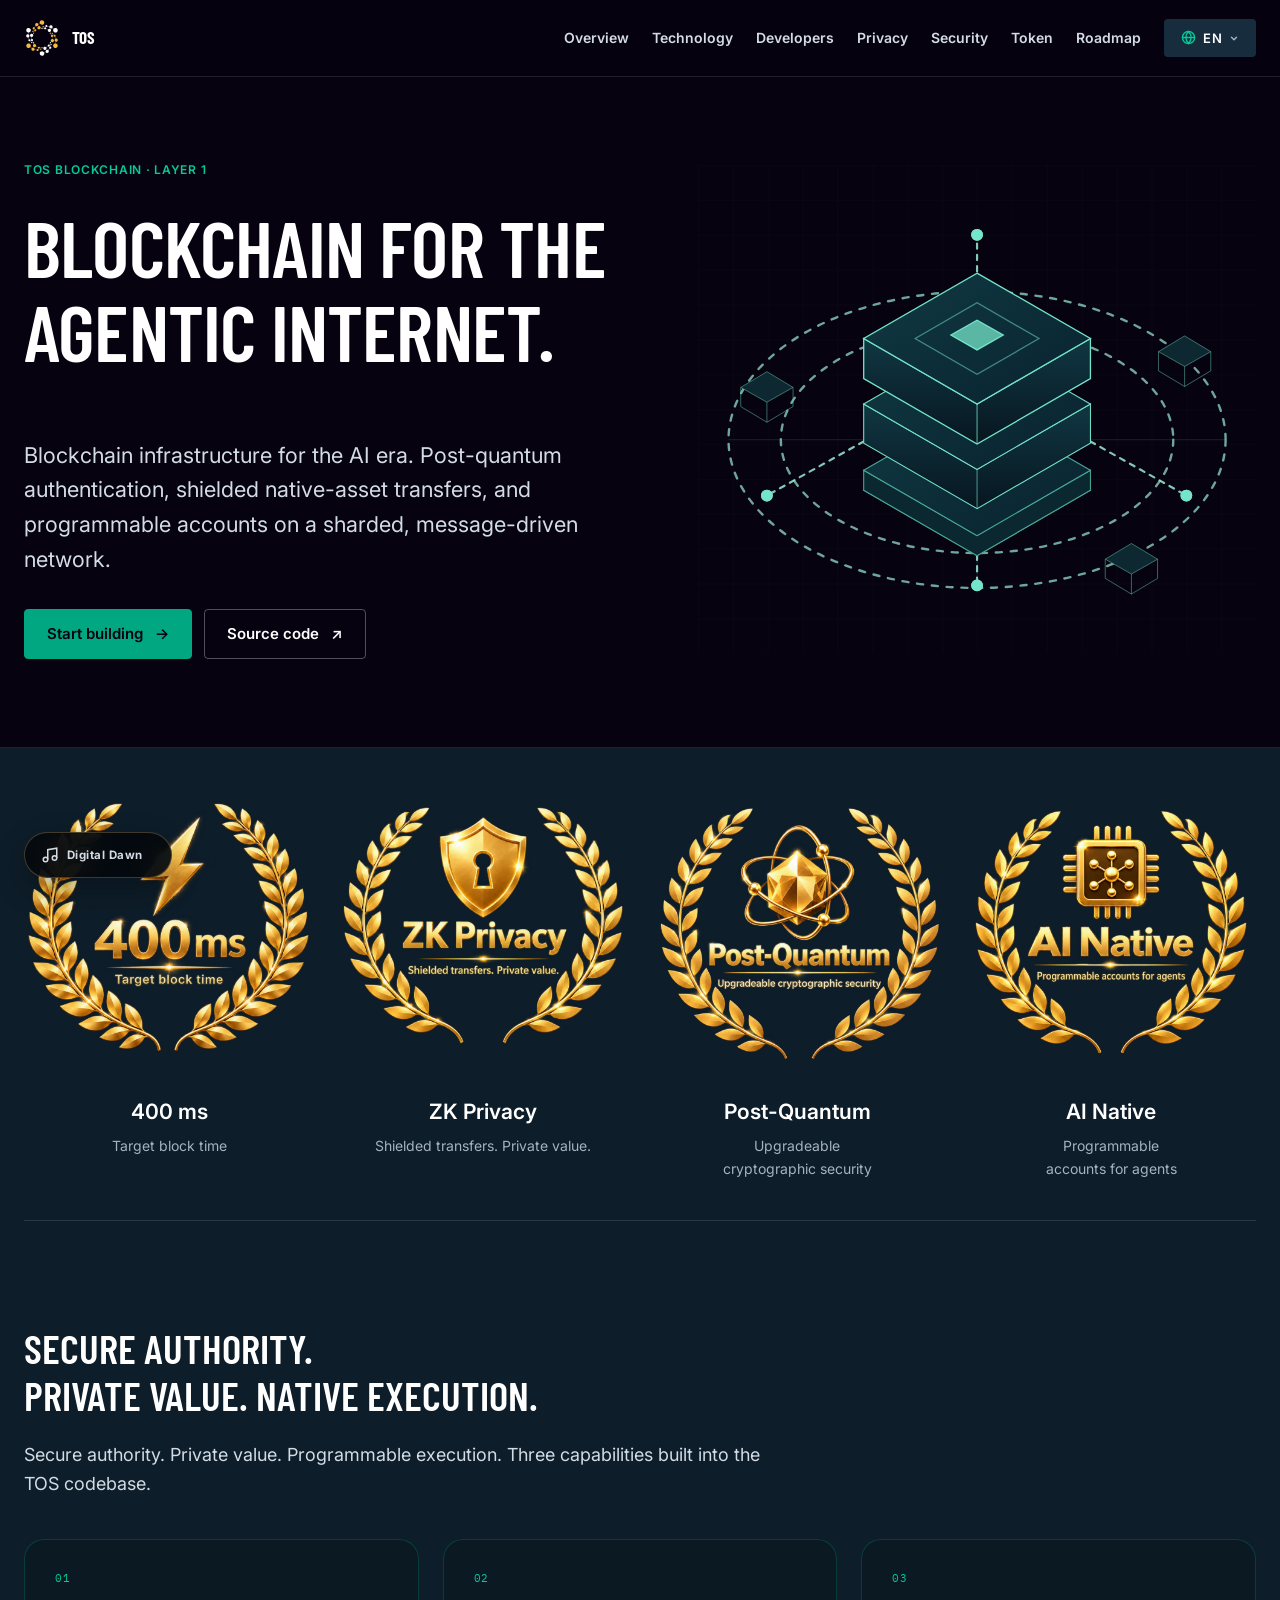
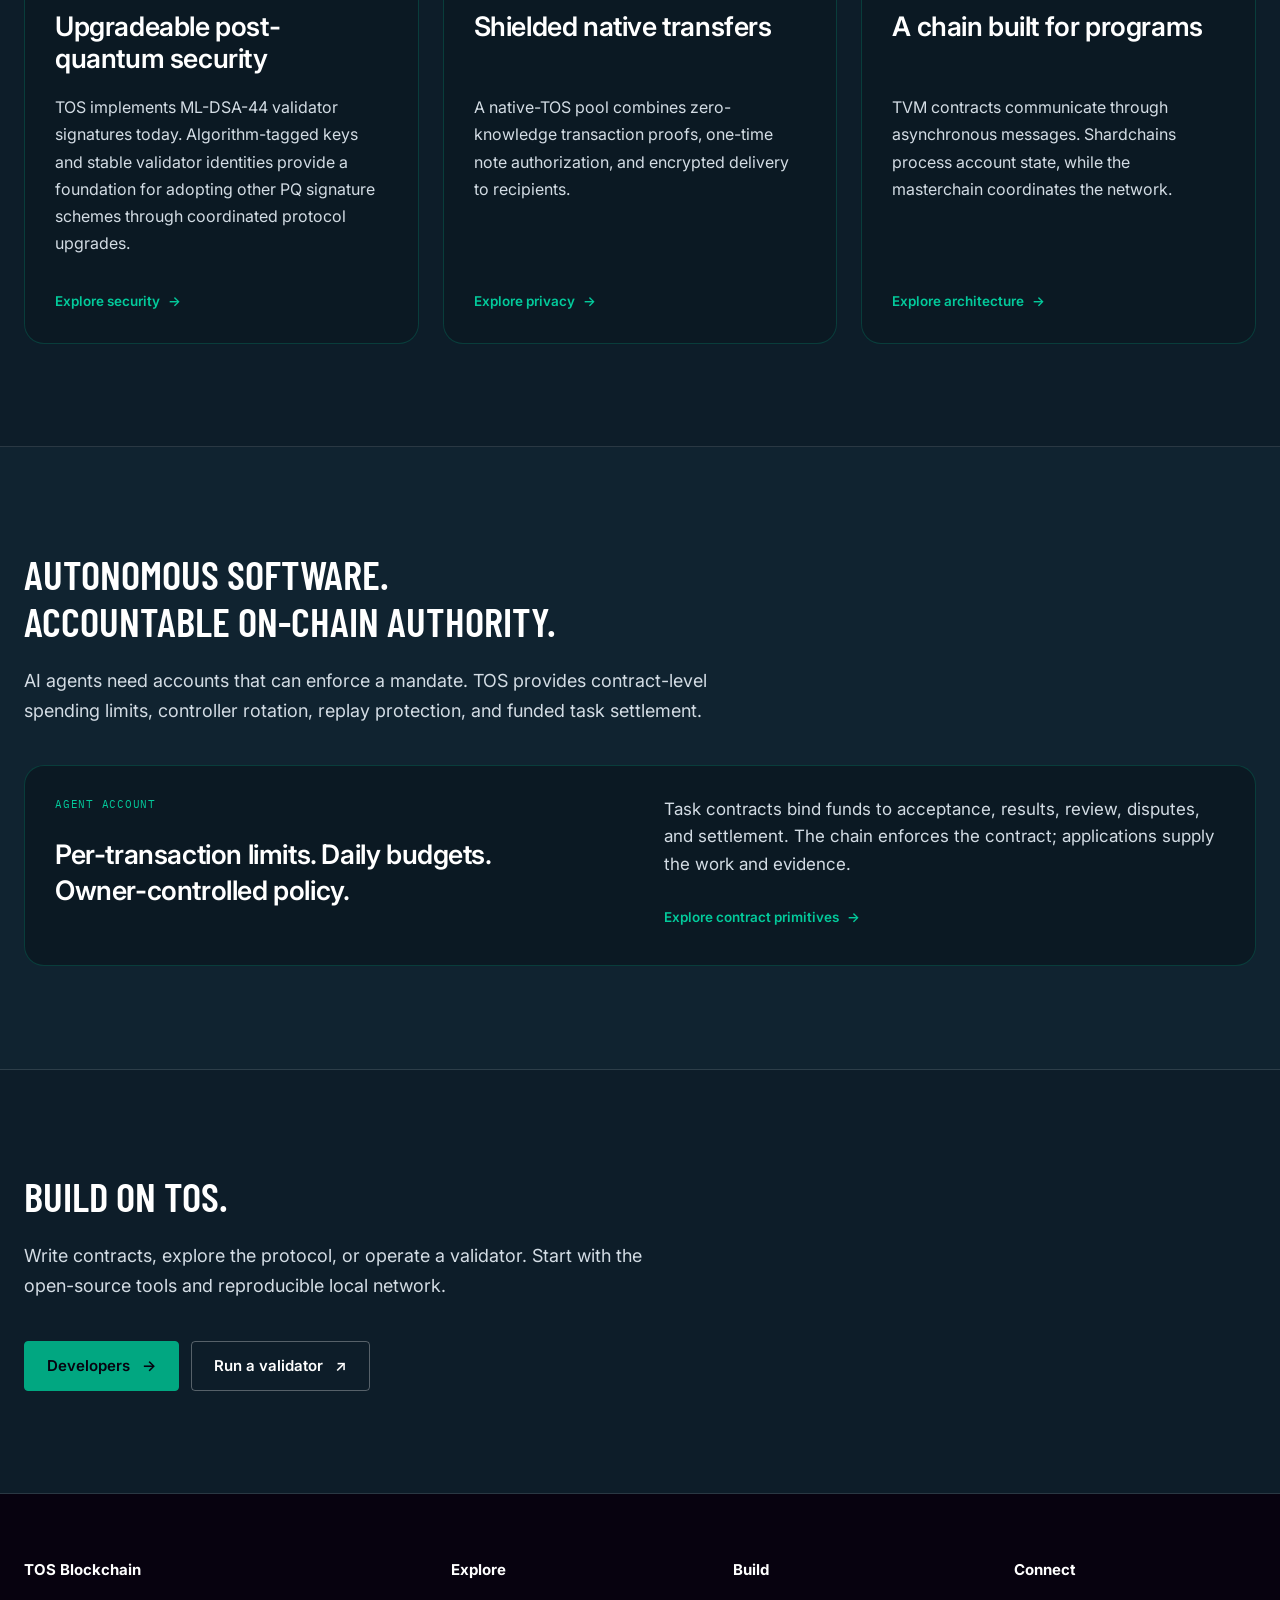
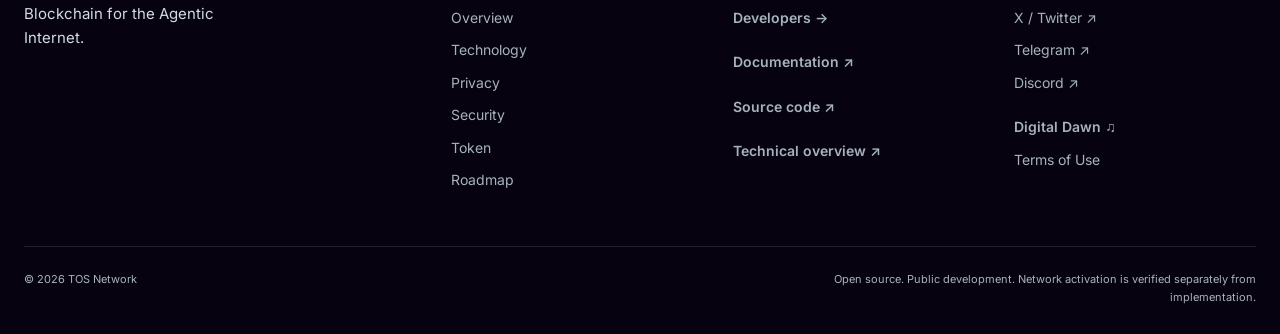
<file: index.html>
<!doctype html>
<html lang="en">
  <head>
    <meta charset="UTF-8" />
    <meta name="viewport" content="width=device-width, initial-scale=1.0" />
    <meta
      name="description"
      content="TOS is blockchain infrastructure for the AI era: post-quantum authentication, shielded native-asset transfers, sharded execution, and programmable accounts."
    />
    <meta name="theme-color" content="#0d1d29" />
    <meta property="og:type" content="website" />
    <meta property="og:site_name" content="TOS Blockchain" />
    <meta
      property="og:title"
      content="TOS Blockchain | Blockchain for the Agentic Internet"
    />
    <meta
      property="og:description"
      content="TOS is blockchain infrastructure for the AI era: post-quantum authentication, shielded native-asset transfers, sharded execution, and programmable accounts."
    />
    <meta property="og:url" content="https://tos.network/" />
    <meta property="og:image" content="https://tos.network/img/800x800.png" />
    <meta name="twitter:card" content="summary" />
    <meta name="twitter:site" content="@tos_network" />
    <meta
      name="twitter:title"
      content="TOS Blockchain | Blockchain for the Agentic Internet"
    />
    <meta
      name="twitter:description"
      content="TOS is blockchain infrastructure for the AI era: post-quantum authentication, shielded native-asset transfers, sharded execution, and programmable accounts."
    />
    <meta name="twitter:image" content="https://tos.network/img/800x800.png" />
    <title>TOS Blockchain | Blockchain for the Agentic Internet</title>
    <link rel="canonical" href="https://tos.network/" />
    <link rel="icon" href="favicon.ico" />
    <link rel="sitemap" type="application/xml" href="sitemap.xml" />
    <link rel="preconnect" href="https://fonts.googleapis.com" />
    <link rel="preconnect" href="https://fonts.gstatic.com" crossorigin />
    <link
      href="https://fonts.googleapis.com/css2?family=Barlow+Condensed:wght@500;600;700&amp;family=Inter:wght@400;500;600;700&amp;family=IBM+Plex+Mono:wght@400;500;600&amp;display=swap"
      rel="stylesheet"
    />
    <link rel="stylesheet" href="css/investor-home.css?v=20260828e" />
    <link rel="stylesheet" href="css/design-system.css?v=20260828e" />
    <link rel="stylesheet" href="css/lang-switcher.css?v=20260805b" />
    <link rel="stylesheet" href="css/blockchain.css?v=20261003k" />
    <script type="application/ld+json">
      {
        "@context": "https://schema.org",
        "@type": "WebPage",
        "name": "TOS Blockchain | Blockchain for the Agentic Internet",
        "url": "https://tos.network/",
        "description": "TOS is blockchain infrastructure for the AI era: post-quantum authentication, shielded native-asset transfers, sharded execution, and programmable accounts.",
        "isPartOf": {
          "@type": "WebSite",
          "name": "TOS Blockchain",
          "url": "https://tos.network/"
        }
      }
    </script>
  </head>
  <body class="blockchain-page">
    <a class="skip-link" href="#main">Skip to content</a>
    <header class="site-header" id="siteHeader">
      <div class="shell nav-shell">
        <a class="brand" href="index.html" aria-label="TOS Blockchain home"
          ><img src="img/logo-navbar.svg" alt="" width="36" height="36" /><span
            >TOS</span
          ></a
        ><button
          class="nav-toggle"
          id="navToggle"
          type="button"
          aria-label="Open navigation"
          aria-expanded="false"
          aria-controls="siteNav"
        >
          <span></span><span></span>
        </button>
        <nav class="site-nav" id="siteNav" aria-label="Primary navigation">
          <a href="overview.html"
            ><span data-i18n="nav.overview">Overview</span></a
          ><a href="foundation.html"
            ><span data-i18n="nav.foundation">Technology</span></a
          ><a href="platform.html"
            ><span data-i18n="nav.platform">Developers</span></a
          ><a href="privacy.html"
            ><span data-i18n="nav.privacy">Privacy</span></a
          ><a href="pq.html"><span data-i18n="nav.pq">Security</span></a
          ><a href="token.html"><span data-i18n="nav.token">Token</span></a
          ><a href="roadmap.html"
            ><span data-i18n="nav.roadmap">Roadmap</span></a
          >
          <div class="lang-switcher" id="langSwitcher">
            <button
              class="lang-toggle nav-cta"
              id="langToggle"
              type="button"
              aria-haspopup="listbox"
              aria-expanded="false"
              aria-label="Select language"
            >
              <svg
                class="lang-globe"
                width="15"
                height="15"
                viewBox="0 0 16 16"
                fill="none"
                aria-hidden="true"
              >
                <circle
                  cx="8"
                  cy="8"
                  r="6.5"
                  stroke="currentColor"
                  stroke-width="1.5"
                />
                <path
                  d="M1.5 8h13M8 1.5c1.8 1.8 2.8 4 2.8 6.5s-1 4.7-2.8 6.5c-1.8-1.8-2.8-4-2.8-6.5S6.2 3.3 8 1.5Z"
                  stroke="currentColor"
                  stroke-width="1.5"
                />
              </svg>
              <span class="lang-toggle-code" id="langToggleCode">EN</span>
              <svg
                class="lang-caret"
                width="10"
                height="10"
                viewBox="0 0 12 12"
                fill="none"
                aria-hidden="true"
              >
                <path
                  d="M3 5L6 8L9 5"
                  stroke="currentColor"
                  stroke-width="1.7"
                  stroke-linecap="round"
                  stroke-linejoin="round"
                />
              </svg>
            </button>
            <div class="lang-backdrop" id="langBackdrop"></div>
            <ul
              class="lang-dropdown"
              id="langDropdown"
              role="listbox"
              aria-label="Language"
              aria-hidden="true"
            >
              <li
                role="option"
                class="lang-option is-active"
                data-lang="en"
                aria-selected="true"
              >
                <span class="lang-option-name">English</span
                ><span class="lang-option-code">EN</span>
              </li>
              <li
                role="option"
                class="lang-option"
                data-lang="zh"
                aria-selected="false"
              >
                <span class="lang-option-name">中文</span
                ><span class="lang-option-code">ZH</span>
              </li>
              <li
                role="option"
                class="lang-option"
                data-lang="ja"
                aria-selected="false"
              >
                <span class="lang-option-name">日本語</span
                ><span class="lang-option-code">JA</span>
              </li>
              <li
                role="option"
                class="lang-option"
                data-lang="ko"
                aria-selected="false"
              >
                <span class="lang-option-name">한국어</span
                ><span class="lang-option-code">KO</span>
              </li>
            </ul>
          </div>
        </nav>
      </div>
    </header>
    <main id="main">
      <section class="chain-hero chain-home-hero">
        <div class="shell chain-hero-grid">
          <div class="chain-hero-copy">
            <p data-i18n="home.k" class="eyebrow">TOS Blockchain · Layer 1</p>
            <h1 data-i18n="home.h">
              Blockchain for the<br />Agentic Internet.
            </h1>
            <p data-i18n="home.d" class="chain-lede">
              Blockchain infrastructure for the AI era. Post-quantum
              authentication, shielded native-asset transfers, and programmable
              accounts on a sharded, message-driven network.
            </p>
            <div class="chain-actions">
              <a class="button button-primary" href="platform.html"
                ><span data-i18n="start">Start building</span> →</a
              ><a
                class="button button-secondary"
                href="https://github.com/tosnetwork/tos"
                target="_blank"
                rel="noopener"
                ><span data-i18n="source">Source code</span> ↗</a
              >
            </div>
          </div>
          <div class="chain-hero-art" aria-hidden="true">
            <svg
              xmlns="http://www.w3.org/2000/svg"
              viewBox="0 0 640 560"
              fill="none"
              class="chain-hero-svg"
              width="640"
              height="560"
              focusable="false"
            >
              <defs>
                <linearGradient id="top" x1="0" y1="0" x2="1" y2="1">
                  <stop stop-color="#103a43" />
                  <stop offset="1" stop-color="#09222f" />
                </linearGradient>
                <linearGradient id="front" x1="0" y1="0" x2="0" y2="1">
                  <stop stop-color="#103743" />
                  <stop offset="1" stop-color="#071620" />
                </linearGradient>
                <pattern
                  id="grid"
                  width="40"
                  height="40"
                  patternUnits="userSpaceOnUse"
                >
                  <path d="M40 0H0V40" stroke="#74e5c9" stroke-opacity=".045" />
                </pattern>
              </defs>
              <rect width="640" height="560" fill="url(#grid)" />
              <g stroke="#74e5c9" stroke-opacity=".17" class="chain-orbits">
                <ellipse cx="320" cy="315" rx="285" ry="170" />
                <ellipse cx="320" cy="315" rx="225" ry="130" />
                <path d="M35 315H605M320 145V485" />
              </g>
              <g stroke="#74e5c9" stroke-width="1.5" class="chain-network">
                <path
                  d="M320 174L320 80M190 317L79 379M450 317L560 379M320 382V482"
                  stroke-opacity=".45"
                  stroke-dasharray="4 7"
                />
                <circle
                  cx="320"
                  cy="80"
                  r="6"
                  fill="#74e5c9"
                  class="chain-node chain-node-0"
                />
                <circle
                  cx="79"
                  cy="379"
                  r="6"
                  fill="#74e5c9"
                  class="chain-node chain-node-1"
                />
                <circle
                  cx="560"
                  cy="379"
                  r="6"
                  fill="#74e5c9"
                  class="chain-node chain-node-2"
                />
                <circle
                  cx="320"
                  cy="482"
                  r="6"
                  fill="#74e5c9"
                  class="chain-node chain-node-3"
                />
                <circle
                  cx="320"
                  cy="80"
                  r="6"
                  fill="none"
                  class="chain-node-ring chain-node-0"
                />
                <circle
                  cx="79"
                  cy="379"
                  r="6"
                  fill="none"
                  class="chain-node-ring chain-node-1"
                />
                <circle
                  cx="560"
                  cy="379"
                  r="6"
                  fill="none"
                  class="chain-node-ring chain-node-2"
                />
                <circle
                  cx="320"
                  cy="482"
                  r="6"
                  fill="none"
                  class="chain-node-ring chain-node-3"
                />
              </g>
              <g class="chain-signals" fill="#74e5c9">
                <circle
                  r="3"
                  class="chain-signal chain-signal-0"
                  style="
                    offset-path: path(&quot;M320 80L320 174&quot;);
                    animation-delay: -0s;
                  "
                />
                <circle
                  r="3"
                  class="chain-signal chain-signal-1"
                  style="
                    offset-path: path(&quot;M79 379L190 317&quot;);
                    animation-delay: -0.7s;
                  "
                />
                <circle
                  r="3"
                  class="chain-signal chain-signal-2"
                  style="
                    offset-path: path(&quot;M560 379L450 317&quot;);
                    animation-delay: -1.4s;
                  "
                />
                <circle
                  r="3"
                  class="chain-signal chain-signal-3"
                  style="
                    offset-path: path(&quot;M320 382L320 482&quot;);
                    animation-delay: -2.0999999999999996s;
                  "
                />
              </g>
              <g
                stroke="#48a998"
                stroke-width="1.2"
                class="chain-block chain-block-lower"
              >
                <path d="M320 298L450 373L320 448L190 373Z" fill="#071821" />
                <path
                  d="M190 350L320 425L450 350V373L320 448L190 373Z"
                  fill="#0b2730"
                />
                <path d="M320 275L450 350L320 425L190 350Z" fill="url(#top)" />
              </g>
              <g
                stroke="#74e5c9"
                stroke-width="1.2"
                class="chain-block chain-block-middle"
              >
                <path
                  d="M190 274L320 349L450 274V319L320 394L190 319Z"
                  fill="url(#front)"
                />
                <path d="M320 199L450 274L320 349L190 274Z" fill="url(#top)" />
                <path d="M320 349V394" stroke-opacity=".6" />
              </g>
              <g
                stroke="#74e5c9"
                stroke-width="1.5"
                class="chain-block chain-block-upper"
              >
                <path
                  d="M190 199L320 274L450 199V245L320 320L190 245Z"
                  fill="url(#front)"
                />
                <path d="M320 124L450 199L320 274L190 199Z" fill="url(#top)" />
                <path d="M320 274V320" stroke-opacity=".6" />
                <path
                  d="M249 199L320 158L391 199L320 240Z"
                  stroke-opacity=".5"
                />
                <path
                  d="M290 195L320 178L350 195L320 212Z"
                  fill="#74e5c9"
                  fill-opacity=".75"
                />
              </g>
              <g stroke="#74e5c9" stroke-opacity=".5">
                <g class="chain-satellite chain-satellite-0">
                  <path d="M49 255L79 272L109 255L79 237Z" fill="#0d2831" />
                  <path d="M49 255V277L79 295L109 277V255M79 272V295" />
                </g>
                <g class="chain-satellite chain-satellite-1">
                  <path d="M528 214L558 231L588 214L558 196Z" fill="#0d2831" />
                  <path d="M528 214V236L558 254L588 236V214M558 231V254" />
                </g>
                <g class="chain-satellite chain-satellite-2">
                  <path d="M467 452L497 469L527 452L497 434Z" fill="#0d2831" />
                  <path d="M467 452V474L497 492L527 474V452M497 469V492" />
                </g>
              </g>
            </svg>
          </div>
        </div>
      </section>
      <div class="shell chain-spec-strip chain-feature-art">
        <div>
          <picture
            ><source
              srcset="img/400-ms-transparent-home.webp"
              type="image/webp" />
            <img
              src="img/400-ms-transparent.png"
              width="1254"
              height="1254"
              alt=""
              loading="lazy"
              decoding="async"
          /></picture>
          <strong data-i18n="strip.speed.h">400 ms</strong>
          <span data-i18n="strip.speed">Target block time</span>
        </div>
        <div>
          <picture
            ><source
              srcset="img/zk-privacy-transparent-home.webp"
              type="image/webp" />
            <img
              src="img/zk-privacy-transparent.png"
              width="1254"
              height="1254"
              alt=""
              loading="lazy"
              decoding="async"
          /></picture>
          <strong data-i18n="strip.privacy.h">ZK Privacy</strong>
          <span data-i18n="strip.privacy"
            >Shielded transfers. Private value.</span
          >
        </div>
        <div>
          <picture
            ><source
              srcset="img/post-quantum-transparent-home.webp"
              type="image/webp" />
            <img
              src="img/post-quantum-transparent.png"
              width="1254"
              height="1254"
              alt=""
              loading="lazy"
              decoding="async"
          /></picture>
          <strong data-i18n="strip.pq.h">Post-Quantum</strong>
          <span data-i18n="strip.pq">Upgradeable cryptographic security</span>
        </div>
        <div>
          <picture
            ><source
              srcset="img/ai-native-transparent-home.webp"
              type="image/webp" />
            <img
              src="img/ai-native-transparent.png"
              width="1254"
              height="1254"
              alt=""
              loading="lazy"
              decoding="async"
          /></picture>
          <strong data-i18n="strip.ai.h">AI Native</strong>
          <span data-i18n="strip.ai">Programmable accounts for agents</span>
        </div>
      </div>
      <section class="chain-section">
        <div class="shell">
          <div class="chain-section-head">
            <h2 data-i18n="home.core.h">
              Secure authority.<br />Private value. Native execution.
            </h2>
            <p data-i18n="home.core.d">
              Secure authority. Private value. Programmable execution. Three
              capabilities built into the TOS codebase.
            </p>
          </div>
          <div class="chain-card-grid">
            <article class="chain-card">
              <span class="chain-card-number">01</span>
              <h3 data-i18n="home.pq.h">Upgradeable post-quantum security</h3>
              <p data-i18n="home.pq.d">
                TOS implements ML-DSA-44 validator signatures today.
                Algorithm-tagged keys and stable validator identities provide a
                foundation for adopting other PQ signature schemes through
                coordinated protocol upgrades.
              </p>
              <a class="text-link" href="pq.html"
                ><span data-i18n="home.pq.a">Explore security</span> →</a
              >
            </article>
            <article class="chain-card">
              <span class="chain-card-number">02</span>
              <h3 data-i18n="home.privacy.h">Shielded native transfers</h3>
              <p data-i18n="home.privacy.d">
                A native-TOS pool combines zero-knowledge transaction proofs,
                one-time note authorization, and encrypted delivery to
                recipients.
              </p>
              <a class="text-link" href="privacy.html"
                ><span data-i18n="home.privacy.a">Explore privacy</span> →</a
              >
            </article>
            <article class="chain-card">
              <span class="chain-card-number">03</span>
              <h3 data-i18n="home.execution.h">A chain built for programs</h3>
              <p data-i18n="home.execution.d">
                TVM contracts communicate through asynchronous messages.
                Shardchains process account state, while the masterchain
                coordinates the network.
              </p>
              <a class="text-link" href="foundation.html"
                ><span data-i18n="home.execution.a">Explore architecture</span>
                →</a
              >
            </article>
          </div>
        </div>
      </section>
      <section class="chain-section chain-section-tint">
        <div class="shell">
          <div class="chain-section-head">
            <h2 data-i18n="home.agent.h">
              Autonomous software.<br />Accountable on-chain authority.
            </h2>
            <p data-i18n="home.agent.d">
              AI agents need accounts that can enforce a mandate. TOS provides
              contract-level spending limits, controller rotation, replay
              protection, and funded task settlement.
            </p>
          </div>
          <div class="chain-account-panel">
            <div>
              <span class="chain-card-number">AGENT ACCOUNT</span>
              <h3 data-i18n="agent.limit">
                Per-transaction limits. Daily budgets.<br />Owner-controlled
                policy.
              </h3>
            </div>
            <div>
              <p data-i18n="agent.task">
                Task contracts bind funds to acceptance, results, review,
                disputes, and settlement. The chain enforces the contract;
                applications supply the work and evidence.
              </p>
              <a class="text-link" href="platform.html#contracts"
                ><span data-i18n="contracts.link"
                  >Explore contract primitives</span
                >
                →</a
              >
            </div>
          </div>
        </div>
      </section>
      <section class="chain-section chain-build">
        <div class="shell">
          <div class="chain-section-head">
            <h2 data-i18n="home.build.h">Build on TOS.</h2>
            <p data-i18n="home.build.d">
              Write contracts, explore the protocol, or operate a validator.
              Start with the open-source tools and reproducible local network.
            </p>
          </div>
          <div class="chain-actions">
            <a class="button button-primary" href="platform.html"
              ><span data-i18n="nav.platform">Developers</span> →</a
            ><a
              class="button button-secondary"
              href="https://github.com/tosnetwork/tos/blob/main/doc/Validator.md"
              target="_blank"
              rel="noopener"
              ><span data-i18n="validator.link">Run a validator</span> ↗</a
            >
          </div>
        </div>
      </section>
    </main>
    <footer class="chain-footer">
      <div class="shell">
        <div class="chain-footer-grid">
          <div>
            <strong>TOS Blockchain</strong>
            <p data-i18n="footer.tag">Blockchain for the Agentic Internet.</p>
          </div>
          <div>
            <strong><span data-i18n="footer.explore">Explore</span></strong
            ><a href="overview.html"
              ><span data-i18n="nav.overview">Overview</span></a
            ><a href="foundation.html"
              ><span data-i18n="nav.foundation">Technology</span></a
            ><a href="privacy.html"
              ><span data-i18n="nav.privacy">Privacy</span></a
            ><a href="pq.html"><span data-i18n="nav.pq">Security</span></a
            ><a href="token.html"><span data-i18n="nav.token">Token</span></a
            ><a href="roadmap.html"
              ><span data-i18n="nav.roadmap">Roadmap</span></a
            >
          </div>
          <div>
            <strong><span data-i18n="footer.build">Build</span></strong
            ><a class="text-link" href="platform.html"
              ><span data-i18n="nav.platform">Developers</span> →</a
            ><a
              class="text-link"
              href="https://github.com/tosnetwork/tos/tree/main/doc"
              target="_blank"
              rel="noopener"
              ><span data-i18n="docs">Documentation</span> ↗</a
            ><a
              class="text-link"
              href="https://github.com/tosnetwork/tos"
              target="_blank"
              rel="noopener"
              ><span data-i18n="source">Source code</span> ↗</a
            ><a
              class="text-link"
              href="https://github.com/tosnetwork/tos/blob/main/doc/pq.pdf"
              target="_blank"
              rel="noopener"
              ><span data-i18n="paper">Technical overview</span> ↗</a
            >
          </div>
          <div>
            <strong><span data-i18n="footer.connect">Connect</span></strong
            ><a href="https://x.com/tos_network" target="_blank" rel="noopener"
              >X / Twitter ↗</a
            ><a href="https://t.me/tos_network" target="_blank" rel="noopener"
              >Telegram ↗</a
            ><a
              href="https://discord.tos.network"
              target="_blank"
              rel="noopener"
              >Discord ↗</a
            ><a href="song/" class="text-link"><span>Digital Dawn ♫</span></a
            ><a href="terms.html"
              ><span data-i18n="terms">Terms of Use</span></a
            >
          </div>
        </div>
        <div class="chain-footer-bottom">
          <span>© <span id="currentYear">2026</span> TOS Network</span
          ><span data-i18n="footer.note"
            >Open source. Public development. Network activation is verified
            separately from implementation.</span
          >
        </div>
      </div>
    </footer>
    <script src="js/i18n.js?v=20261003c"></script>
    <script src="js/lang-switcher.js?v=20260805a"></script>
    <script src="js/blockchain.js?v=20261003a"></script>
    <script src="js/build-mesh.js?v=20261003a"></script>
    <script src="js/tos-music.js?v=20261003a"></script>
  </body>
</html>
</file>
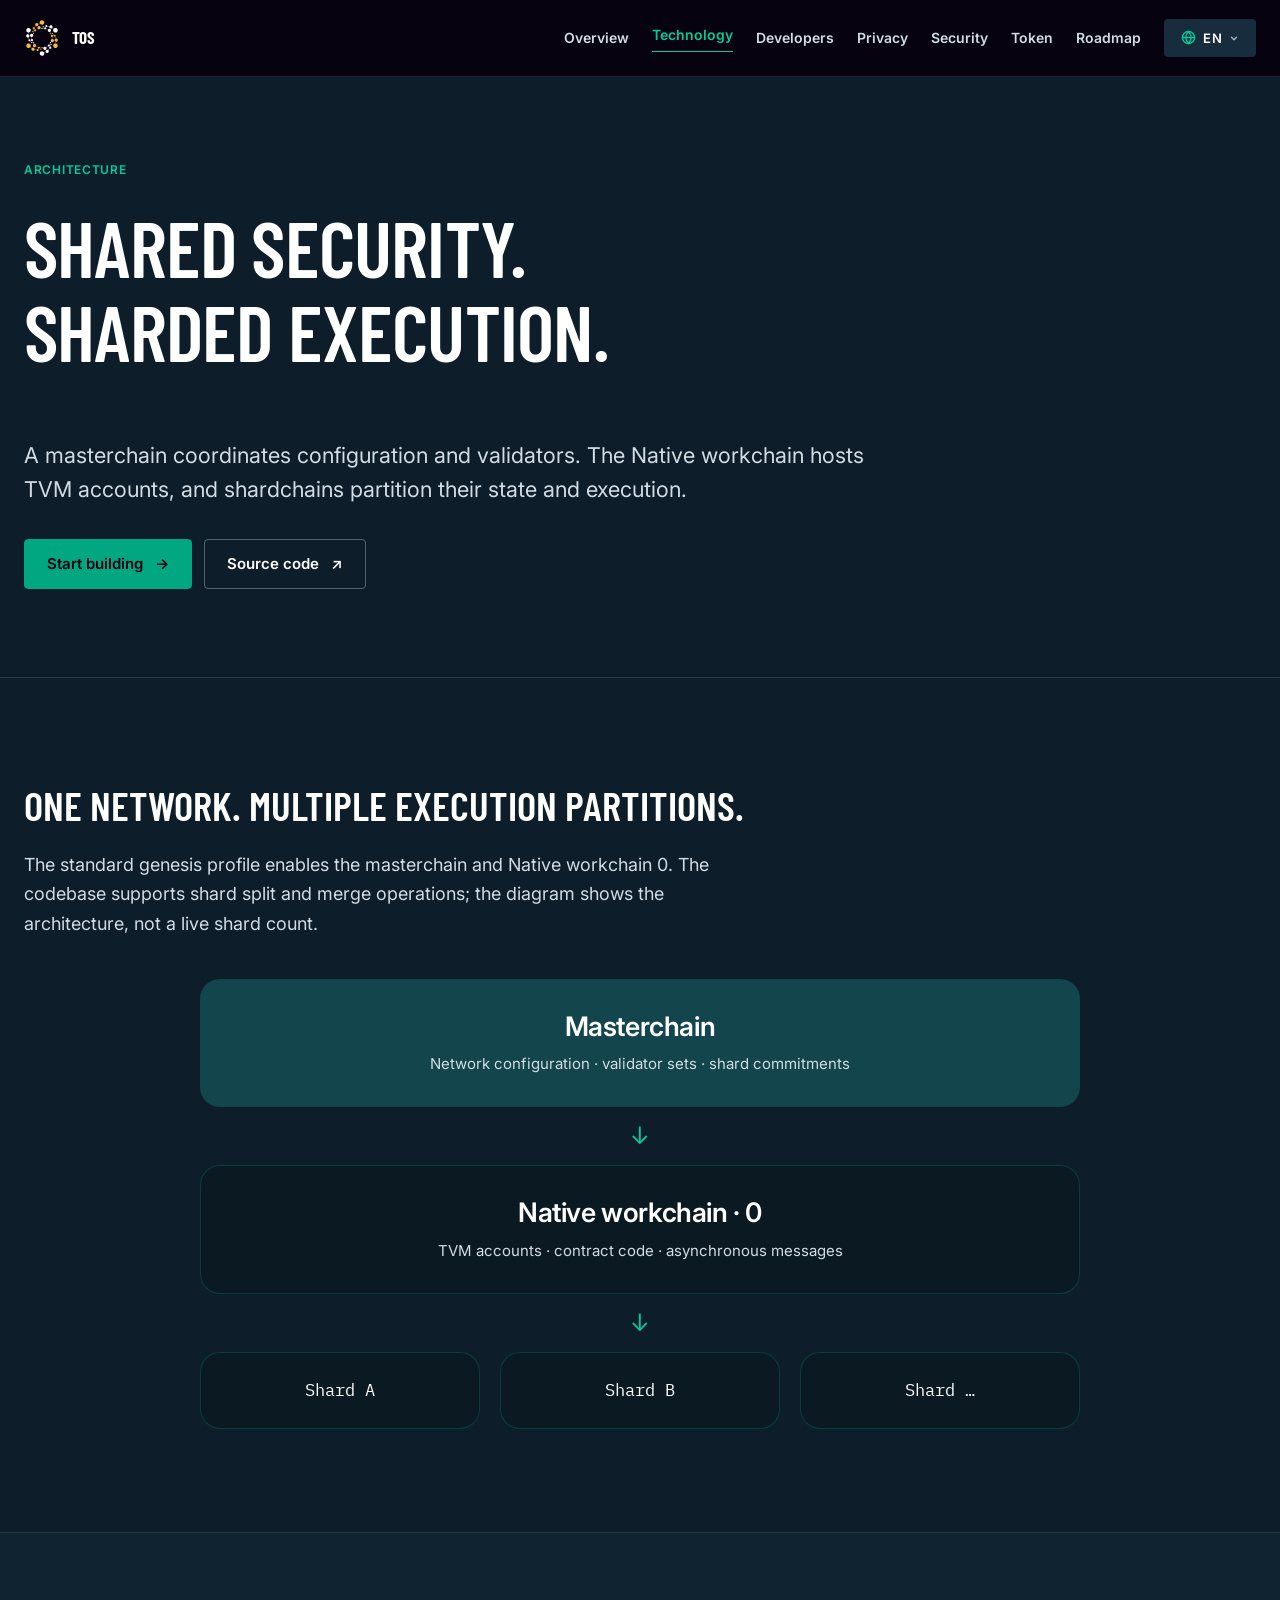
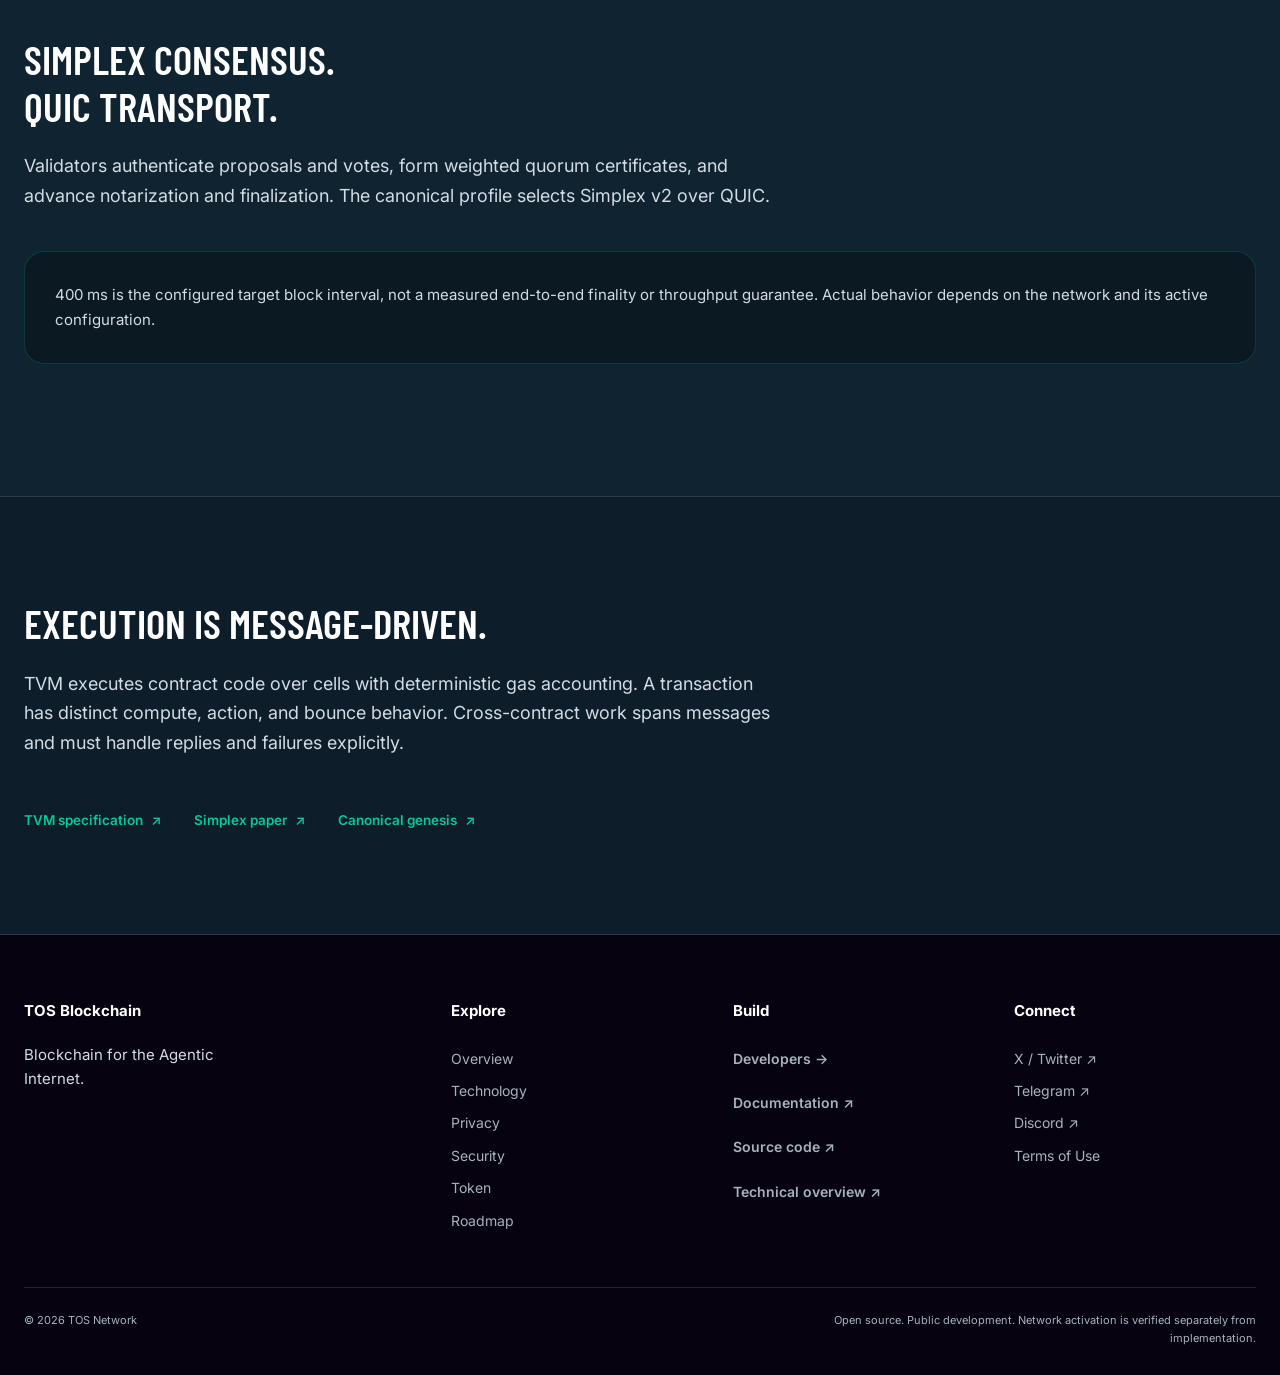
<file: foundation.html>
<!doctype html>
<html lang="en">
  <head>
    <meta charset="UTF-8" />
    <meta name="viewport" content="width=device-width, initial-scale=1.0" />
    <meta
      name="description"
      content="TOS architecture: masterchain, Native workchain, shardchains, Simplex consensus over QUIC, cells, and asynchronous TVM execution."
    />
    <meta name="theme-color" content="#0d1d29" />
    <meta property="og:type" content="website" />
    <meta property="og:site_name" content="TOS Blockchain" />
    <meta property="og:title" content="TOS Blockchain | Technology" />
    <meta
      property="og:description"
      content="TOS architecture: masterchain, Native workchain, shardchains, Simplex consensus over QUIC, cells, and asynchronous TVM execution."
    />
    <meta property="og:url" content="https://tos.network/foundation" />
    <meta property="og:image" content="https://tos.network/img/800x800.png" />
    <meta name="twitter:card" content="summary" />
    <meta name="twitter:site" content="@tos_network" />
    <meta name="twitter:title" content="TOS Blockchain | Technology" />
    <meta
      name="twitter:description"
      content="TOS architecture: masterchain, Native workchain, shardchains, Simplex consensus over QUIC, cells, and asynchronous TVM execution."
    />
    <meta name="twitter:image" content="https://tos.network/img/800x800.png" />
    <title>TOS Blockchain | Technology</title>
    <link rel="canonical" href="https://tos.network/foundation" />
    <link rel="icon" href="favicon.ico" />
    <link rel="sitemap" type="application/xml" href="sitemap.xml" />
    <link rel="preconnect" href="https://fonts.googleapis.com" />
    <link rel="preconnect" href="https://fonts.gstatic.com" crossorigin />
    <link
      href="https://fonts.googleapis.com/css2?family=Barlow+Condensed:wght@500;600;700&amp;family=Inter:wght@400;500;600;700&amp;family=IBM+Plex+Mono:wght@400;500;600&amp;display=swap"
      rel="stylesheet"
    />
    <link rel="stylesheet" href="css/investor-home.css?v=20260828e" />
    <link rel="stylesheet" href="css/design-system.css?v=20260828e" />
    <link rel="stylesheet" href="css/lang-switcher.css?v=20260805b" />
    <link rel="stylesheet" href="css/blockchain.css?v=20261003k" />
    <script type="application/ld+json">
      {
        "@context": "https://schema.org",
        "@type": "WebPage",
        "name": "TOS Blockchain | Technology",
        "url": "https://tos.network/foundation",
        "description": "TOS architecture: masterchain, Native workchain, shardchains, Simplex consensus over QUIC, cells, and asynchronous TVM execution.",
        "isPartOf": {
          "@type": "WebSite",
          "name": "TOS Blockchain",
          "url": "https://tos.network/"
        }
      }
    </script>
  </head>
  <body class="blockchain-page">
    <a class="skip-link" href="#main">Skip to content</a>
    <header class="site-header" id="siteHeader">
      <div class="shell nav-shell">
        <a class="brand" href="index.html" aria-label="TOS Blockchain home"
          ><img src="img/logo-navbar.svg" alt="" width="36" height="36" /><span
            >TOS</span
          ></a
        ><button
          class="nav-toggle"
          id="navToggle"
          type="button"
          aria-label="Open navigation"
          aria-expanded="false"
          aria-controls="siteNav"
        >
          <span></span><span></span>
        </button>
        <nav class="site-nav" id="siteNav" aria-label="Primary navigation">
          <a href="overview.html"
            ><span data-i18n="nav.overview">Overview</span></a
          ><a href="foundation.html" aria-current="page"
            ><span data-i18n="nav.foundation">Technology</span></a
          ><a href="platform.html"
            ><span data-i18n="nav.platform">Developers</span></a
          ><a href="privacy.html"
            ><span data-i18n="nav.privacy">Privacy</span></a
          ><a href="pq.html"><span data-i18n="nav.pq">Security</span></a
          ><a href="token.html"><span data-i18n="nav.token">Token</span></a
          ><a href="roadmap.html"
            ><span data-i18n="nav.roadmap">Roadmap</span></a
          >
          <div class="lang-switcher" id="langSwitcher">
            <button
              class="lang-toggle nav-cta"
              id="langToggle"
              type="button"
              aria-haspopup="listbox"
              aria-expanded="false"
              aria-label="Select language"
            >
              <svg
                class="lang-globe"
                width="15"
                height="15"
                viewBox="0 0 16 16"
                fill="none"
                aria-hidden="true"
              >
                <circle
                  cx="8"
                  cy="8"
                  r="6.5"
                  stroke="currentColor"
                  stroke-width="1.5"
                />
                <path
                  d="M1.5 8h13M8 1.5c1.8 1.8 2.8 4 2.8 6.5s-1 4.7-2.8 6.5c-1.8-1.8-2.8-4-2.8-6.5S6.2 3.3 8 1.5Z"
                  stroke="currentColor"
                  stroke-width="1.5"
                />
              </svg>
              <span class="lang-toggle-code" id="langToggleCode">EN</span>
              <svg
                class="lang-caret"
                width="10"
                height="10"
                viewBox="0 0 12 12"
                fill="none"
                aria-hidden="true"
              >
                <path
                  d="M3 5L6 8L9 5"
                  stroke="currentColor"
                  stroke-width="1.7"
                  stroke-linecap="round"
                  stroke-linejoin="round"
                />
              </svg>
            </button>
            <div class="lang-backdrop" id="langBackdrop"></div>
            <ul
              class="lang-dropdown"
              id="langDropdown"
              role="listbox"
              aria-label="Language"
              aria-hidden="true"
            >
              <li
                role="option"
                class="lang-option is-active"
                data-lang="en"
                aria-selected="true"
              >
                <span class="lang-option-name">English</span
                ><span class="lang-option-code">EN</span>
              </li>
              <li
                role="option"
                class="lang-option"
                data-lang="zh"
                aria-selected="false"
              >
                <span class="lang-option-name">中文</span
                ><span class="lang-option-code">ZH</span>
              </li>
              <li
                role="option"
                class="lang-option"
                data-lang="ja"
                aria-selected="false"
              >
                <span class="lang-option-name">日本語</span
                ><span class="lang-option-code">JA</span>
              </li>
              <li
                role="option"
                class="lang-option"
                data-lang="ko"
                aria-selected="false"
              >
                <span class="lang-option-name">한국어</span
                ><span class="lang-option-code">KO</span>
              </li>
            </ul>
          </div>
        </nav>
      </div>
    </header>
    <main id="main">
      <section class="chain-hero">
        <div class="shell chain-hero-grid">
          <div class="chain-hero-copy">
            <p data-i18n="technology.k" class="eyebrow">Architecture</p>
            <h1 data-i18n="technology.h">
              Shared security.<br />Sharded execution.
            </h1>
            <p data-i18n="technology.d" class="chain-lede">
              A masterchain coordinates configuration and validators. The Native
              workchain hosts TVM accounts, and shardchains partition their
              state and execution.
            </p>
            <div class="chain-actions">
              <a class="button button-primary" href="platform.html"
                ><span data-i18n="start">Start building</span> →</a
              ><a
                class="button button-secondary"
                href="https://github.com/tosnetwork/tos"
                target="_blank"
                rel="noopener"
                ><span data-i18n="source">Source code</span> ↗</a
              >
            </div>
          </div>
        </div>
      </section>
      <section class="chain-section">
        <div class="shell">
          <div class="chain-section-head">
            <h2 data-i18n="arch.stack.h">
              One network. Multiple execution partitions.
            </h2>
            <p data-i18n="arch.stack.d">
              The standard genesis profile enables the masterchain and Native
              workchain 0. The codebase supports shard split and merge
              operations; the diagram shows the architecture, not a live shard
              count.
            </p>
          </div>
          <div class="chain-stack">
            <div>
              <h3 data-i18n="arch.master">Masterchain</h3>
              <p data-i18n="arch.master.d">
                Network configuration · validator sets · shard commitments
              </p>
            </div>
            <span aria-hidden="true">↓</span>
            <div>
              <h3 data-i18n="arch.native">Native workchain · 0</h3>
              <p data-i18n="arch.native.d">
                TVM accounts · contract code · asynchronous messages
              </p>
            </div>
            <span aria-hidden="true">↓</span>
            <div class="chain-shards">
              <span>Shard A</span><span>Shard B</span><span>Shard …</span>
            </div>
          </div>
        </div>
      </section>
      <section class="chain-section chain-section-tint">
        <div class="shell">
          <div class="chain-section-head">
            <h2 data-i18n="arch.consensus.h">
              Simplex consensus.<br />QUIC transport.
            </h2>
            <p data-i18n="arch.consensus.d">
              Validators authenticate proposals and votes, form weighted quorum
              certificates, and advance notarization and finalization. The
              canonical profile selects Simplex v2 over QUIC.
            </p>
          </div>
          <aside class="chain-note">
            <p data-i18n="arch.target">
              400 ms is the configured target block interval, not a measured
              end-to-end finality or throughput guarantee. Actual behavior
              depends on the network and its active configuration.
            </p>
          </aside>
        </div>
      </section>
      <section class="chain-section">
        <div class="shell">
          <div class="chain-section-head">
            <h2 data-i18n="arch.vm.h">Execution is message-driven.</h2>
            <p data-i18n="arch.vm.d">
              TVM executes contract code over cells with deterministic gas
              accounting. A transaction has distinct compute, action, and bounce
              behavior. Cross-contract work spans messages and must handle
              replies and failures explicitly.
            </p>
          </div>
          <div class="chain-source-links">
            <a
              class="text-link"
              href="https://github.com/tosnetwork/tos/blob/main/doc/tvm.tex"
              target="_blank"
              rel="noopener"
              ><span data-i18n="ref.vm">TVM specification</span> ↗</a
            ><a
              class="text-link"
              href="https://github.com/tosnetwork/tos/blob/main/doc/simplex.pdf"
              target="_blank"
              rel="noopener"
              ><span data-i18n="ref.simplex">Simplex paper</span> ↗</a
            ><a
              class="text-link"
              href="https://github.com/tosnetwork/tos/blob/main/crypto/smartcont/gen-zerostate.fif"
              target="_blank"
              rel="noopener"
              ><span data-i18n="ref.genesis">Canonical genesis</span> ↗</a
            >
          </div>
        </div>
      </section>
    </main>
    <footer class="chain-footer">
      <div class="shell">
        <div class="chain-footer-grid">
          <div>
            <strong>TOS Blockchain</strong>
            <p data-i18n="footer.tag">Blockchain for the Agentic Internet.</p>
          </div>
          <div>
            <strong><span data-i18n="footer.explore">Explore</span></strong
            ><a href="overview.html"
              ><span data-i18n="nav.overview">Overview</span></a
            ><a href="foundation.html"
              ><span data-i18n="nav.foundation">Technology</span></a
            ><a href="privacy.html"
              ><span data-i18n="nav.privacy">Privacy</span></a
            ><a href="pq.html"><span data-i18n="nav.pq">Security</span></a
            ><a href="token.html"><span data-i18n="nav.token">Token</span></a
            ><a href="roadmap.html"
              ><span data-i18n="nav.roadmap">Roadmap</span></a
            >
          </div>
          <div>
            <strong><span data-i18n="footer.build">Build</span></strong
            ><a class="text-link" href="platform.html"
              ><span data-i18n="nav.platform">Developers</span> →</a
            ><a
              class="text-link"
              href="https://github.com/tosnetwork/tos/tree/main/doc"
              target="_blank"
              rel="noopener"
              ><span data-i18n="docs">Documentation</span> ↗</a
            ><a
              class="text-link"
              href="https://github.com/tosnetwork/tos"
              target="_blank"
              rel="noopener"
              ><span data-i18n="source">Source code</span> ↗</a
            ><a
              class="text-link"
              href="https://github.com/tosnetwork/tos/blob/main/doc/pq.pdf"
              target="_blank"
              rel="noopener"
              ><span data-i18n="paper">Technical overview</span> ↗</a
            >
          </div>
          <div>
            <strong><span data-i18n="footer.connect">Connect</span></strong
            ><a href="https://x.com/tos_network" target="_blank" rel="noopener"
              >X / Twitter ↗</a
            ><a href="https://t.me/tos_network" target="_blank" rel="noopener"
              >Telegram ↗</a
            ><a
              href="https://discord.tos.network"
              target="_blank"
              rel="noopener"
              >Discord ↗</a
            ><a href="terms.html"
              ><span data-i18n="terms">Terms of Use</span></a
            >
          </div>
        </div>
        <div class="chain-footer-bottom">
          <span>© <span id="currentYear">2026</span> TOS Network</span
          ><span data-i18n="footer.note"
            >Open source. Public development. Network activation is verified
            separately from implementation.</span
          >
        </div>
      </div>
    </footer>
    <script src="js/i18n.js?v=20261003c"></script>
    <script src="js/lang-switcher.js?v=20260805a"></script>
    <script src="js/blockchain.js?v=20261003a"></script>
  </body>
</html>
</file>
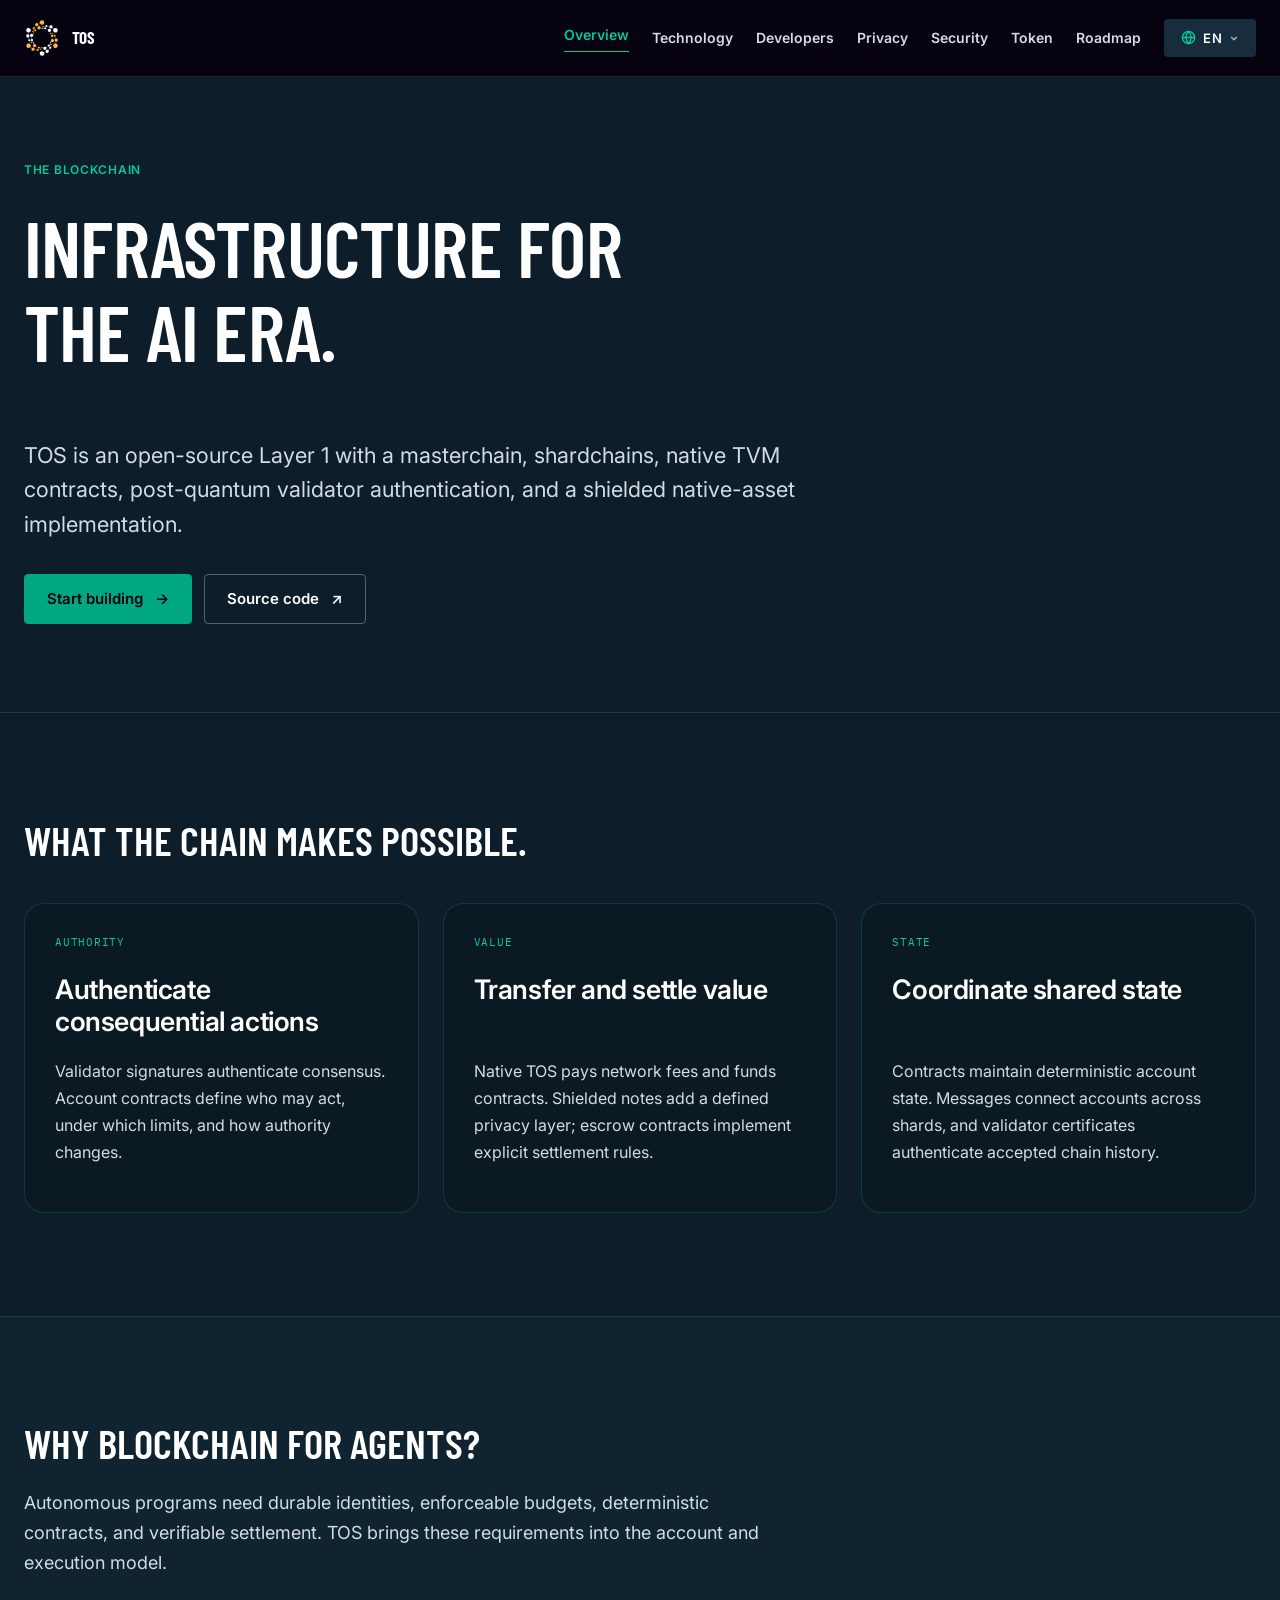
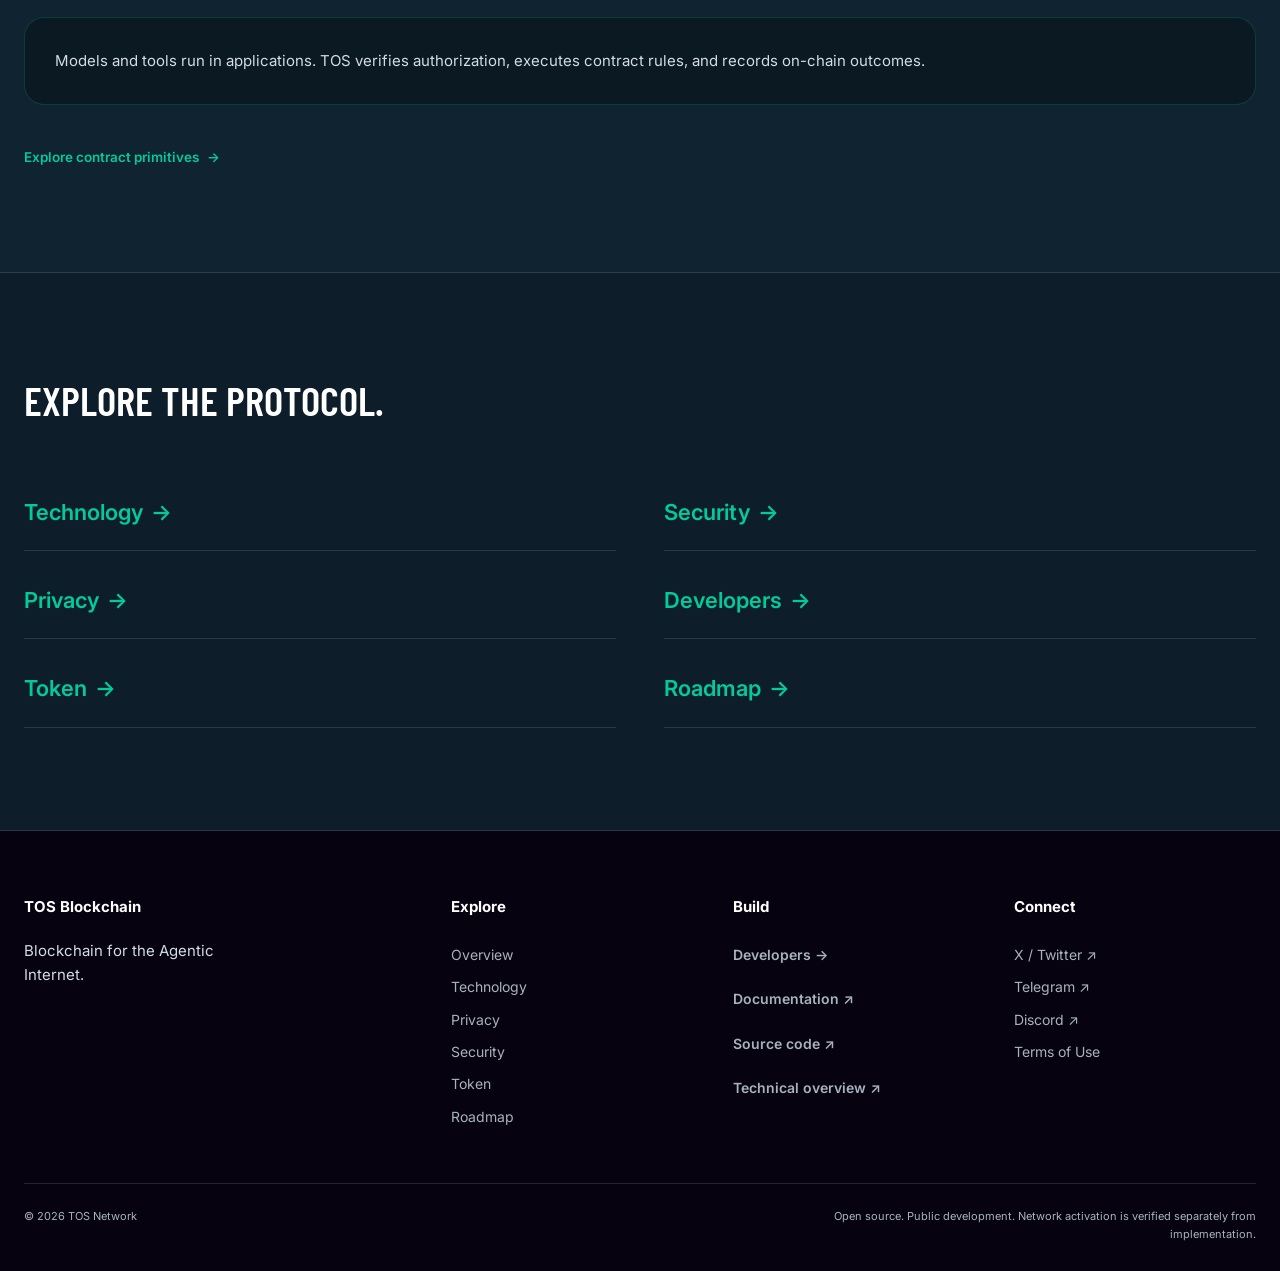
<file: overview.html>
<!doctype html>
<html lang="en">
  <head>
    <meta charset="UTF-8" />
    <meta name="viewport" content="width=device-width, initial-scale=1.0" />
    <meta
      name="description"
      content="An introduction to TOS: a sharded Layer-1 blockchain with post-quantum authentication, shielded transfers, asynchronous TVM contracts, and agent account primitives."
    />
    <meta name="theme-color" content="#0d1d29" />
    <meta property="og:type" content="website" />
    <meta property="og:site_name" content="TOS Blockchain" />
    <meta property="og:title" content="TOS Blockchain | Overview" />
    <meta
      property="og:description"
      content="An introduction to TOS: a sharded Layer-1 blockchain with post-quantum authentication, shielded transfers, asynchronous TVM contracts, and agent account primitives."
    />
    <meta property="og:url" content="https://tos.network/overview" />
    <meta property="og:image" content="https://tos.network/img/800x800.png" />
    <meta name="twitter:card" content="summary" />
    <meta name="twitter:site" content="@tos_network" />
    <meta name="twitter:title" content="TOS Blockchain | Overview" />
    <meta
      name="twitter:description"
      content="An introduction to TOS: a sharded Layer-1 blockchain with post-quantum authentication, shielded transfers, asynchronous TVM contracts, and agent account primitives."
    />
    <meta name="twitter:image" content="https://tos.network/img/800x800.png" />
    <title>TOS Blockchain | Overview</title>
    <link rel="canonical" href="https://tos.network/overview" />
    <link rel="icon" href="favicon.ico" />
    <link rel="sitemap" type="application/xml" href="sitemap.xml" />
    <link rel="preconnect" href="https://fonts.googleapis.com" />
    <link rel="preconnect" href="https://fonts.gstatic.com" crossorigin />
    <link
      href="https://fonts.googleapis.com/css2?family=Barlow+Condensed:wght@500;600;700&amp;family=Inter:wght@400;500;600;700&amp;family=IBM+Plex+Mono:wght@400;500;600&amp;display=swap"
      rel="stylesheet"
    />
    <link rel="stylesheet" href="css/investor-home.css?v=20260828e" />
    <link rel="stylesheet" href="css/design-system.css?v=20260828e" />
    <link rel="stylesheet" href="css/lang-switcher.css?v=20260805b" />
    <link rel="stylesheet" href="css/blockchain.css?v=20261003k" />
    <script type="application/ld+json">
      {
        "@context": "https://schema.org",
        "@type": "WebPage",
        "name": "TOS Blockchain | Overview",
        "url": "https://tos.network/overview",
        "description": "An introduction to TOS: a sharded Layer-1 blockchain with post-quantum authentication, shielded transfers, asynchronous TVM contracts, and agent account primitives.",
        "isPartOf": {
          "@type": "WebSite",
          "name": "TOS Blockchain",
          "url": "https://tos.network/"
        }
      }
    </script>
  </head>
  <body class="blockchain-page">
    <a class="skip-link" href="#main">Skip to content</a>
    <header class="site-header" id="siteHeader">
      <div class="shell nav-shell">
        <a class="brand" href="index.html" aria-label="TOS Blockchain home"
          ><img src="img/logo-navbar.svg" alt="" width="36" height="36" /><span
            >TOS</span
          ></a
        ><button
          class="nav-toggle"
          id="navToggle"
          type="button"
          aria-label="Open navigation"
          aria-expanded="false"
          aria-controls="siteNav"
        >
          <span></span><span></span>
        </button>
        <nav class="site-nav" id="siteNav" aria-label="Primary navigation">
          <a href="overview.html" aria-current="page"
            ><span data-i18n="nav.overview">Overview</span></a
          ><a href="foundation.html"
            ><span data-i18n="nav.foundation">Technology</span></a
          ><a href="platform.html"
            ><span data-i18n="nav.platform">Developers</span></a
          ><a href="privacy.html"
            ><span data-i18n="nav.privacy">Privacy</span></a
          ><a href="pq.html"><span data-i18n="nav.pq">Security</span></a
          ><a href="token.html"><span data-i18n="nav.token">Token</span></a
          ><a href="roadmap.html"
            ><span data-i18n="nav.roadmap">Roadmap</span></a
          >
          <div class="lang-switcher" id="langSwitcher">
            <button
              class="lang-toggle nav-cta"
              id="langToggle"
              type="button"
              aria-haspopup="listbox"
              aria-expanded="false"
              aria-label="Select language"
            >
              <svg
                class="lang-globe"
                width="15"
                height="15"
                viewBox="0 0 16 16"
                fill="none"
                aria-hidden="true"
              >
                <circle
                  cx="8"
                  cy="8"
                  r="6.5"
                  stroke="currentColor"
                  stroke-width="1.5"
                />
                <path
                  d="M1.5 8h13M8 1.5c1.8 1.8 2.8 4 2.8 6.5s-1 4.7-2.8 6.5c-1.8-1.8-2.8-4-2.8-6.5S6.2 3.3 8 1.5Z"
                  stroke="currentColor"
                  stroke-width="1.5"
                />
              </svg>
              <span class="lang-toggle-code" id="langToggleCode">EN</span>
              <svg
                class="lang-caret"
                width="10"
                height="10"
                viewBox="0 0 12 12"
                fill="none"
                aria-hidden="true"
              >
                <path
                  d="M3 5L6 8L9 5"
                  stroke="currentColor"
                  stroke-width="1.7"
                  stroke-linecap="round"
                  stroke-linejoin="round"
                />
              </svg>
            </button>
            <div class="lang-backdrop" id="langBackdrop"></div>
            <ul
              class="lang-dropdown"
              id="langDropdown"
              role="listbox"
              aria-label="Language"
              aria-hidden="true"
            >
              <li
                role="option"
                class="lang-option is-active"
                data-lang="en"
                aria-selected="true"
              >
                <span class="lang-option-name">English</span
                ><span class="lang-option-code">EN</span>
              </li>
              <li
                role="option"
                class="lang-option"
                data-lang="zh"
                aria-selected="false"
              >
                <span class="lang-option-name">中文</span
                ><span class="lang-option-code">ZH</span>
              </li>
              <li
                role="option"
                class="lang-option"
                data-lang="ja"
                aria-selected="false"
              >
                <span class="lang-option-name">日本語</span
                ><span class="lang-option-code">JA</span>
              </li>
              <li
                role="option"
                class="lang-option"
                data-lang="ko"
                aria-selected="false"
              >
                <span class="lang-option-name">한국어</span
                ><span class="lang-option-code">KO</span>
              </li>
            </ul>
          </div>
        </nav>
      </div>
    </header>
    <main id="main">
      <section class="chain-hero">
        <div class="shell chain-hero-grid">
          <div class="chain-hero-copy">
            <p data-i18n="overview.k" class="eyebrow">The blockchain</p>
            <h1 data-i18n="overview.h">Infrastructure for<br />the AI era.</h1>
            <p data-i18n="overview.d" class="chain-lede">
              TOS is an open-source Layer 1 with a masterchain, shardchains,
              native TVM contracts, post-quantum validator authentication, and a
              shielded native-asset implementation.
            </p>
            <div class="chain-actions">
              <a class="button button-primary" href="platform.html"
                ><span data-i18n="start">Start building</span> →</a
              ><a
                class="button button-secondary"
                href="https://github.com/tosnetwork/tos"
                target="_blank"
                rel="noopener"
                ><span data-i18n="source">Source code</span> ↗</a
              >
            </div>
          </div>
        </div>
      </section>
      <section class="chain-section">
        <div class="shell">
          <div class="chain-section-head">
            <h2 data-i18n="overview.role.h">What the chain makes possible.</h2>
          </div>
          <div class="chain-card-grid">
            <article class="chain-card">
              <span class="chain-card-number">AUTHORITY</span>
              <h3 data-i18n="overview.auth.h">
                Authenticate consequential actions
              </h3>
              <p data-i18n="overview.auth.d">
                Validator signatures authenticate consensus. Account contracts
                define who may act, under which limits, and how authority
                changes.
              </p>
            </article>
            <article class="chain-card">
              <span class="chain-card-number">VALUE</span>
              <h3 data-i18n="overview.value.h">Transfer and settle value</h3>
              <p data-i18n="overview.value.d">
                Native TOS pays network fees and funds contracts. Shielded notes
                add a defined privacy layer; escrow contracts implement explicit
                settlement rules.
              </p>
            </article>
            <article class="chain-card">
              <span class="chain-card-number">STATE</span>
              <h3 data-i18n="overview.state.h">Coordinate shared state</h3>
              <p data-i18n="overview.state.d">
                Contracts maintain deterministic account state. Messages connect
                accounts across shards, and validator certificates authenticate
                accepted chain history.
              </p>
            </article>
          </div>
        </div>
      </section>
      <section class="chain-section chain-section-tint">
        <div class="shell">
          <div class="chain-section-head">
            <h2 data-i18n="overview.ai.h">Why blockchain for agents?</h2>
            <p data-i18n="overview.ai.d">
              Autonomous programs need durable identities, enforceable budgets,
              deterministic contracts, and verifiable settlement. TOS brings
              these requirements into the account and execution model.
            </p>
          </div>
          <aside class="chain-note">
            <p data-i18n="overview.ai.note">
              Models and tools run in applications. TOS verifies authorization,
              executes contract rules, and records on-chain outcomes.
            </p>
          </aside>
          <a class="text-link" href="platform.html#contracts"
            ><span data-i18n="contracts.link">Explore contract primitives</span>
            →</a
          >
        </div>
      </section>
      <section class="chain-section">
        <div class="shell">
          <div class="chain-section-head">
            <h2 data-i18n="overview.paths.h">Explore the protocol.</h2>
          </div>
          <div class="chain-link-list">
            <a class="text-link" href="foundation.html"
              ><span data-i18n="nav.foundation">Technology</span> →</a
            ><a class="text-link" href="pq.html"
              ><span data-i18n="nav.pq">Security</span> →</a
            ><a class="text-link" href="privacy.html"
              ><span data-i18n="nav.privacy">Privacy</span> →</a
            ><a class="text-link" href="platform.html"
              ><span data-i18n="nav.platform">Developers</span> →</a
            ><a class="text-link" href="token.html"
              ><span data-i18n="nav.token">Token</span> →</a
            ><a class="text-link" href="roadmap.html"
              ><span data-i18n="nav.roadmap">Roadmap</span> →</a
            >
          </div>
        </div>
      </section>
    </main>
    <footer class="chain-footer">
      <div class="shell">
        <div class="chain-footer-grid">
          <div>
            <strong>TOS Blockchain</strong>
            <p data-i18n="footer.tag">Blockchain for the Agentic Internet.</p>
          </div>
          <div>
            <strong><span data-i18n="footer.explore">Explore</span></strong
            ><a href="overview.html"
              ><span data-i18n="nav.overview">Overview</span></a
            ><a href="foundation.html"
              ><span data-i18n="nav.foundation">Technology</span></a
            ><a href="privacy.html"
              ><span data-i18n="nav.privacy">Privacy</span></a
            ><a href="pq.html"><span data-i18n="nav.pq">Security</span></a
            ><a href="token.html"><span data-i18n="nav.token">Token</span></a
            ><a href="roadmap.html"
              ><span data-i18n="nav.roadmap">Roadmap</span></a
            >
          </div>
          <div>
            <strong><span data-i18n="footer.build">Build</span></strong
            ><a class="text-link" href="platform.html"
              ><span data-i18n="nav.platform">Developers</span> →</a
            ><a
              class="text-link"
              href="https://github.com/tosnetwork/tos/tree/main/doc"
              target="_blank"
              rel="noopener"
              ><span data-i18n="docs">Documentation</span> ↗</a
            ><a
              class="text-link"
              href="https://github.com/tosnetwork/tos"
              target="_blank"
              rel="noopener"
              ><span data-i18n="source">Source code</span> ↗</a
            ><a
              class="text-link"
              href="https://github.com/tosnetwork/tos/blob/main/doc/pq.pdf"
              target="_blank"
              rel="noopener"
              ><span data-i18n="paper">Technical overview</span> ↗</a
            >
          </div>
          <div>
            <strong><span data-i18n="footer.connect">Connect</span></strong
            ><a href="https://x.com/tos_network" target="_blank" rel="noopener"
              >X / Twitter ↗</a
            ><a href="https://t.me/tos_network" target="_blank" rel="noopener"
              >Telegram ↗</a
            ><a
              href="https://discord.tos.network"
              target="_blank"
              rel="noopener"
              >Discord ↗</a
            ><a href="terms.html"
              ><span data-i18n="terms">Terms of Use</span></a
            >
          </div>
        </div>
        <div class="chain-footer-bottom">
          <span>© <span id="currentYear">2026</span> TOS Network</span
          ><span data-i18n="footer.note"
            >Open source. Public development. Network activation is verified
            separately from implementation.</span
          >
        </div>
      </div>
    </footer>
    <script src="js/i18n.js?v=20261003c"></script>
    <script src="js/lang-switcher.js?v=20260805a"></script>
    <script src="js/blockchain.js?v=20261003a"></script>
  </body>
</html>
</file>
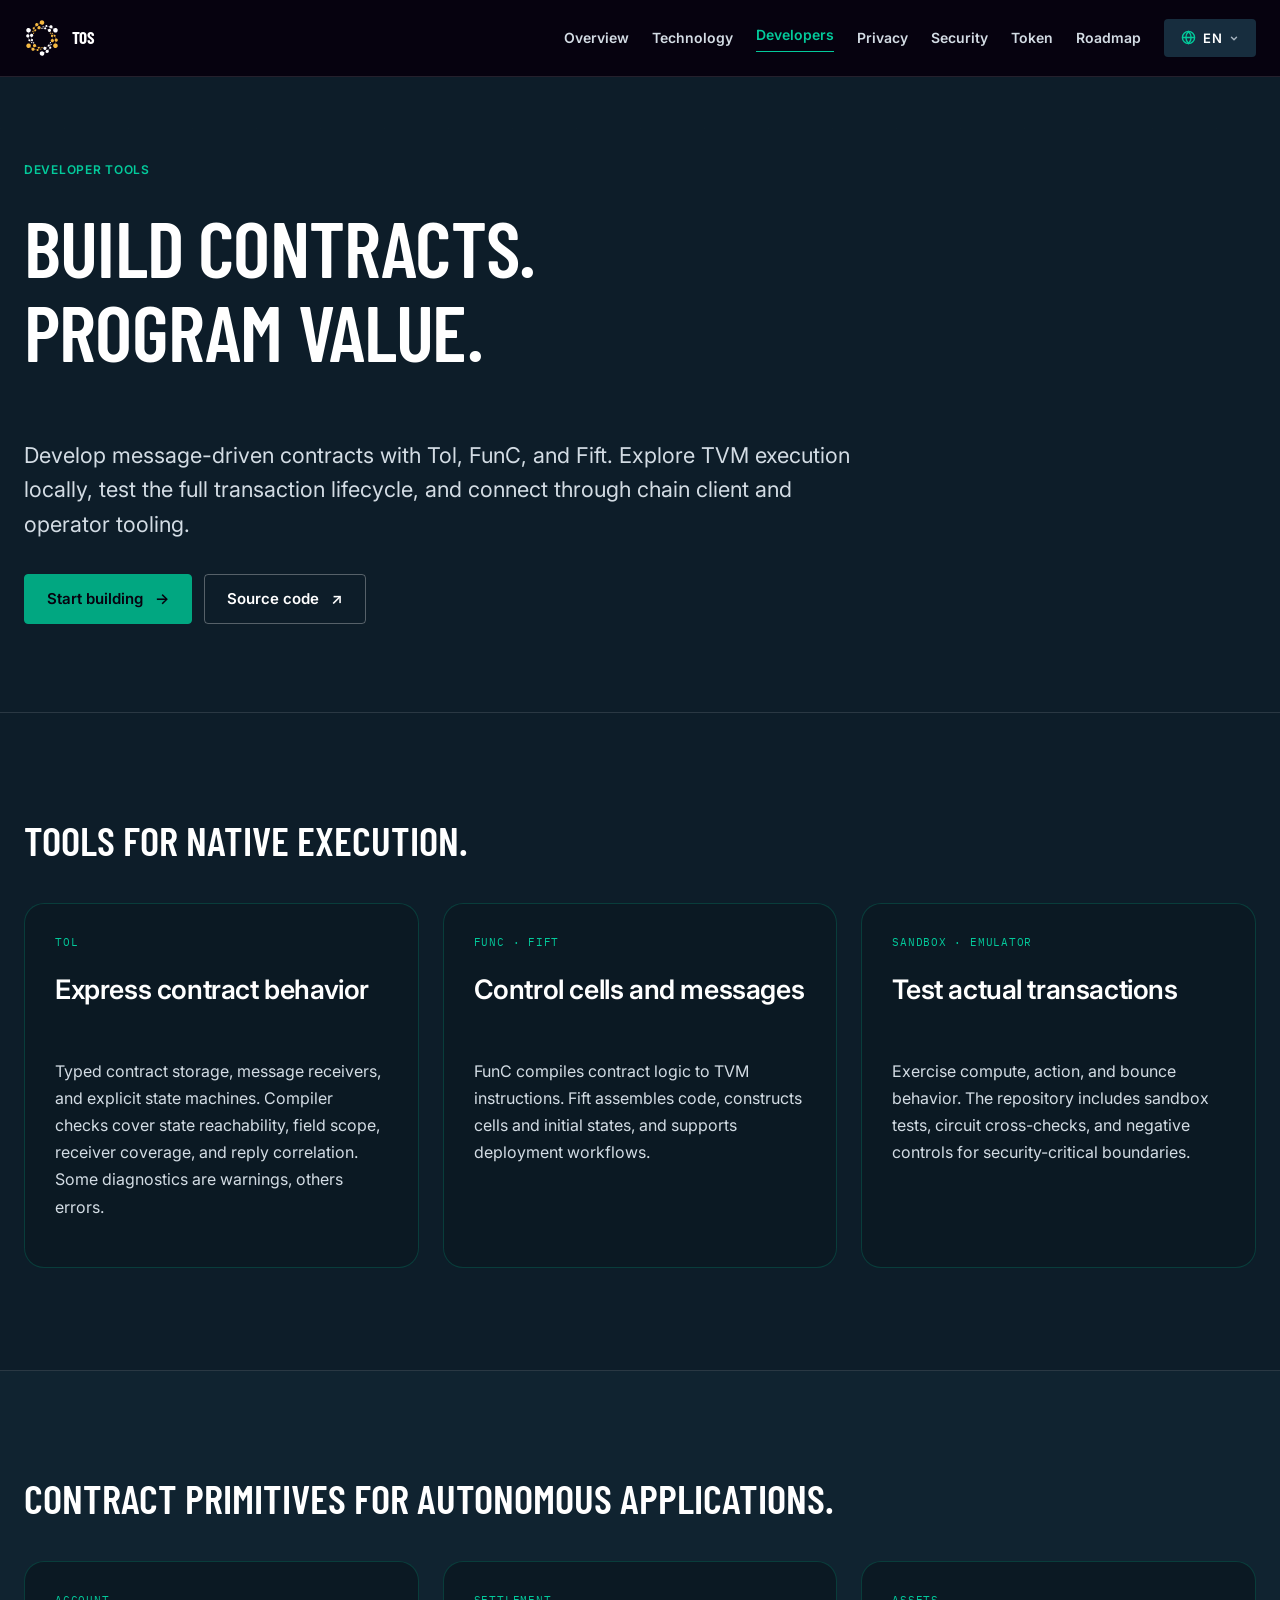
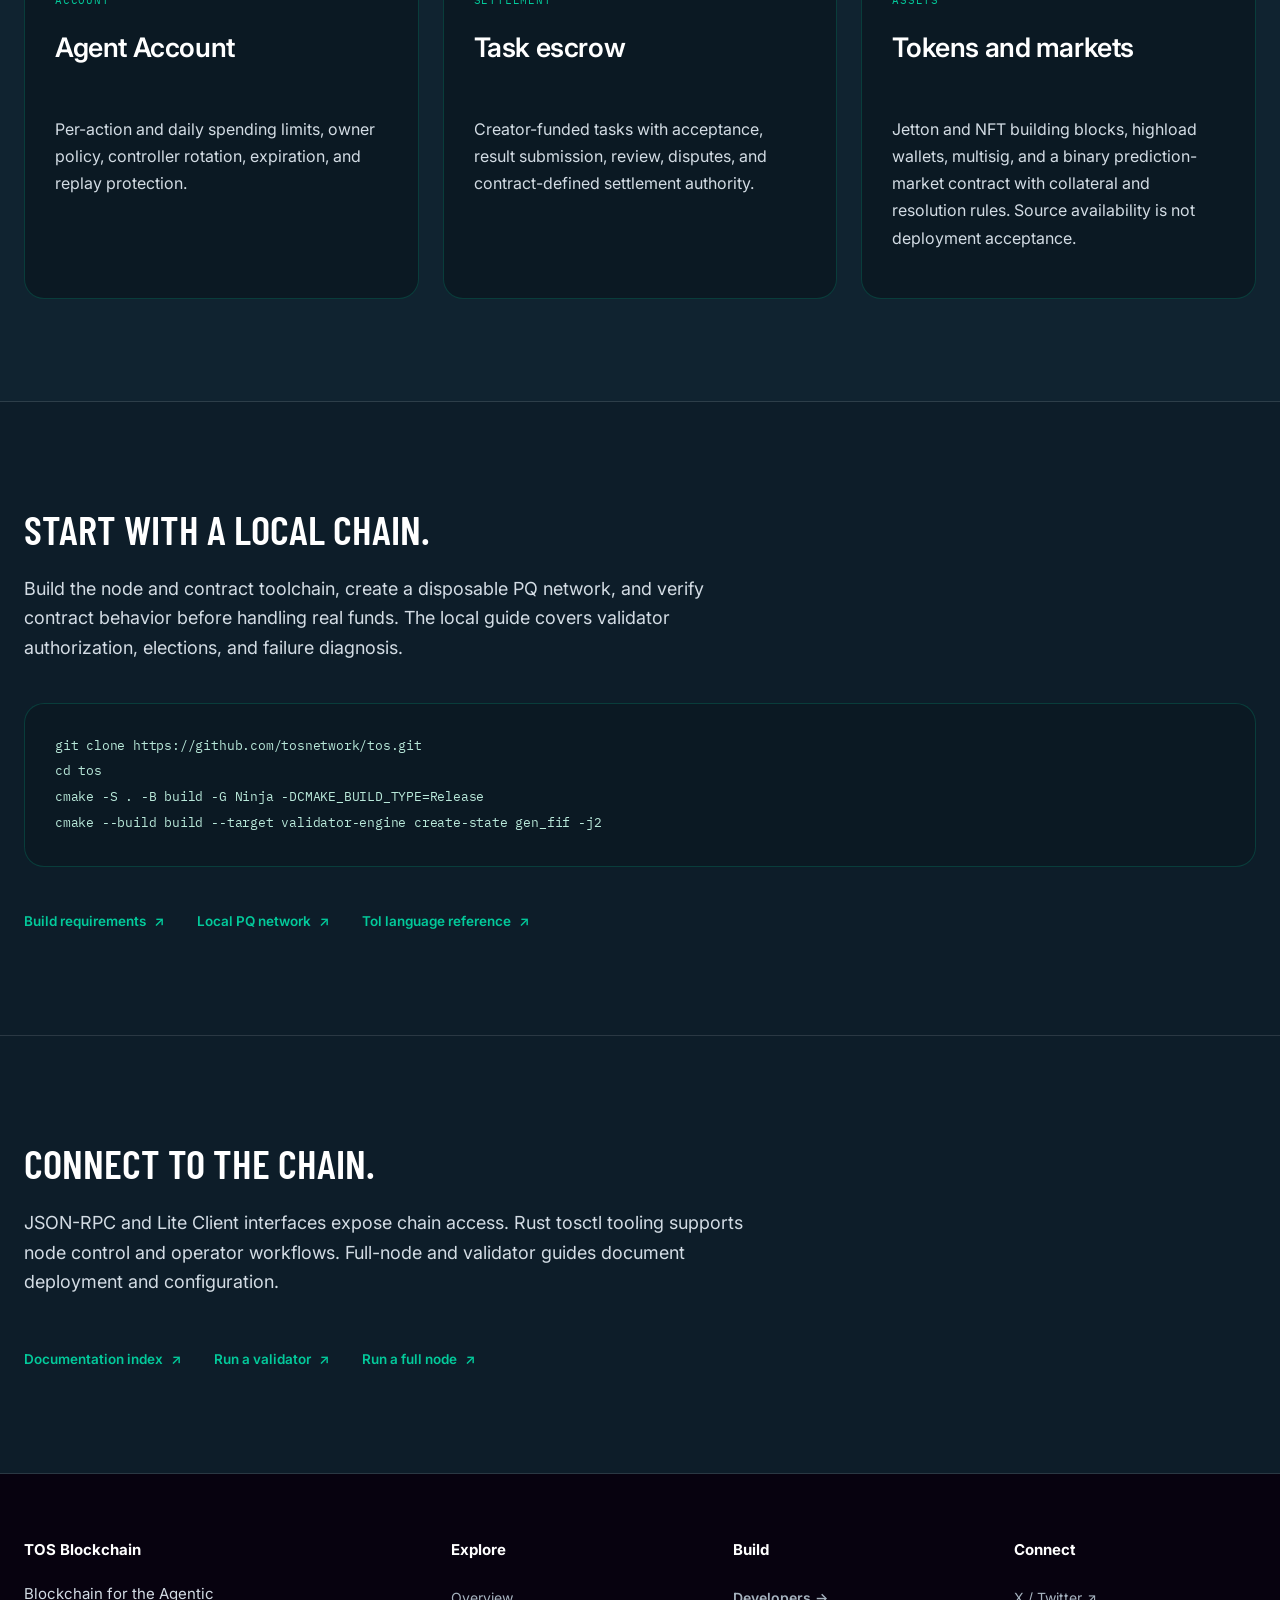
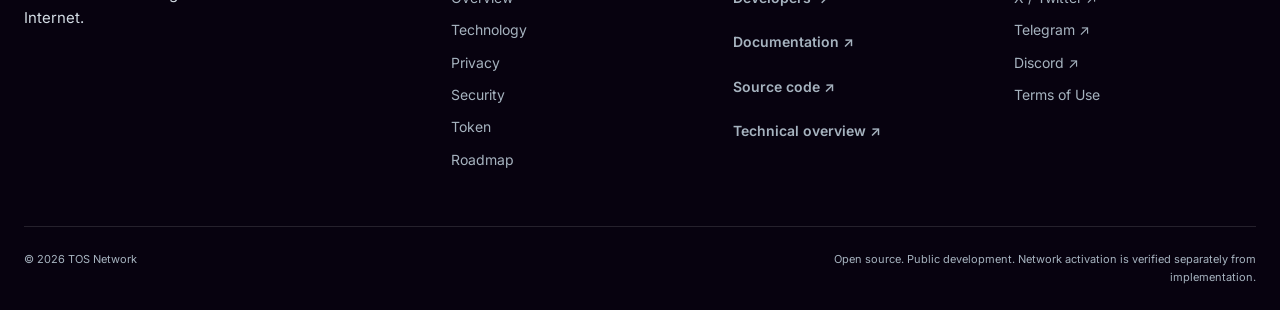
<file: platform.html>
<!doctype html>
<html lang="en">
  <head>
    <meta charset="UTF-8" />
    <meta name="viewport" content="width=device-width, initial-scale=1.0" />
    <meta
      name="description"
      content="Build on TOS with Tol, FunC, Fift, TVM sandbox testing, Agent Accounts, task escrow, JSON-RPC, Lite Client, and Rust operator tools."
    />
    <meta name="theme-color" content="#0d1d29" />
    <meta property="og:type" content="website" />
    <meta property="og:site_name" content="TOS Blockchain" />
    <meta property="og:title" content="TOS Blockchain | Developers" />
    <meta
      property="og:description"
      content="Build on TOS with Tol, FunC, Fift, TVM sandbox testing, Agent Accounts, task escrow, JSON-RPC, Lite Client, and Rust operator tools."
    />
    <meta property="og:url" content="https://tos.network/platform" />
    <meta property="og:image" content="https://tos.network/img/800x800.png" />
    <meta name="twitter:card" content="summary" />
    <meta name="twitter:site" content="@tos_network" />
    <meta name="twitter:title" content="TOS Blockchain | Developers" />
    <meta
      name="twitter:description"
      content="Build on TOS with Tol, FunC, Fift, TVM sandbox testing, Agent Accounts, task escrow, JSON-RPC, Lite Client, and Rust operator tools."
    />
    <meta name="twitter:image" content="https://tos.network/img/800x800.png" />
    <title>TOS Blockchain | Developers</title>
    <link rel="canonical" href="https://tos.network/platform" />
    <link rel="icon" href="favicon.ico" />
    <link rel="sitemap" type="application/xml" href="sitemap.xml" />
    <link rel="preconnect" href="https://fonts.googleapis.com" />
    <link rel="preconnect" href="https://fonts.gstatic.com" crossorigin />
    <link
      href="https://fonts.googleapis.com/css2?family=Barlow+Condensed:wght@500;600;700&amp;family=Inter:wght@400;500;600;700&amp;family=IBM+Plex+Mono:wght@400;500;600&amp;display=swap"
      rel="stylesheet"
    />
    <link rel="stylesheet" href="css/investor-home.css?v=20260828e" />
    <link rel="stylesheet" href="css/design-system.css?v=20260828e" />
    <link rel="stylesheet" href="css/lang-switcher.css?v=20260805b" />
    <link rel="stylesheet" href="css/blockchain.css?v=20261003k" />
    <script type="application/ld+json">
      {
        "@context": "https://schema.org",
        "@type": "WebPage",
        "name": "TOS Blockchain | Developers",
        "url": "https://tos.network/platform",
        "description": "Build on TOS with Tol, FunC, Fift, TVM sandbox testing, Agent Accounts, task escrow, JSON-RPC, Lite Client, and Rust operator tools.",
        "isPartOf": {
          "@type": "WebSite",
          "name": "TOS Blockchain",
          "url": "https://tos.network/"
        }
      }
    </script>
  </head>
  <body class="blockchain-page">
    <a class="skip-link" href="#main">Skip to content</a>
    <header class="site-header" id="siteHeader">
      <div class="shell nav-shell">
        <a class="brand" href="index.html" aria-label="TOS Blockchain home"
          ><img src="img/logo-navbar.svg" alt="" width="36" height="36" /><span
            >TOS</span
          ></a
        ><button
          class="nav-toggle"
          id="navToggle"
          type="button"
          aria-label="Open navigation"
          aria-expanded="false"
          aria-controls="siteNav"
        >
          <span></span><span></span>
        </button>
        <nav class="site-nav" id="siteNav" aria-label="Primary navigation">
          <a href="overview.html"
            ><span data-i18n="nav.overview">Overview</span></a
          ><a href="foundation.html"
            ><span data-i18n="nav.foundation">Technology</span></a
          ><a href="platform.html" aria-current="page"
            ><span data-i18n="nav.platform">Developers</span></a
          ><a href="privacy.html"
            ><span data-i18n="nav.privacy">Privacy</span></a
          ><a href="pq.html"><span data-i18n="nav.pq">Security</span></a
          ><a href="token.html"><span data-i18n="nav.token">Token</span></a
          ><a href="roadmap.html"
            ><span data-i18n="nav.roadmap">Roadmap</span></a
          >
          <div class="lang-switcher" id="langSwitcher">
            <button
              class="lang-toggle nav-cta"
              id="langToggle"
              type="button"
              aria-haspopup="listbox"
              aria-expanded="false"
              aria-label="Select language"
            >
              <svg
                class="lang-globe"
                width="15"
                height="15"
                viewBox="0 0 16 16"
                fill="none"
                aria-hidden="true"
              >
                <circle
                  cx="8"
                  cy="8"
                  r="6.5"
                  stroke="currentColor"
                  stroke-width="1.5"
                />
                <path
                  d="M1.5 8h13M8 1.5c1.8 1.8 2.8 4 2.8 6.5s-1 4.7-2.8 6.5c-1.8-1.8-2.8-4-2.8-6.5S6.2 3.3 8 1.5Z"
                  stroke="currentColor"
                  stroke-width="1.5"
                />
              </svg>
              <span class="lang-toggle-code" id="langToggleCode">EN</span>
              <svg
                class="lang-caret"
                width="10"
                height="10"
                viewBox="0 0 12 12"
                fill="none"
                aria-hidden="true"
              >
                <path
                  d="M3 5L6 8L9 5"
                  stroke="currentColor"
                  stroke-width="1.7"
                  stroke-linecap="round"
                  stroke-linejoin="round"
                />
              </svg>
            </button>
            <div class="lang-backdrop" id="langBackdrop"></div>
            <ul
              class="lang-dropdown"
              id="langDropdown"
              role="listbox"
              aria-label="Language"
              aria-hidden="true"
            >
              <li
                role="option"
                class="lang-option is-active"
                data-lang="en"
                aria-selected="true"
              >
                <span class="lang-option-name">English</span
                ><span class="lang-option-code">EN</span>
              </li>
              <li
                role="option"
                class="lang-option"
                data-lang="zh"
                aria-selected="false"
              >
                <span class="lang-option-name">中文</span
                ><span class="lang-option-code">ZH</span>
              </li>
              <li
                role="option"
                class="lang-option"
                data-lang="ja"
                aria-selected="false"
              >
                <span class="lang-option-name">日本語</span
                ><span class="lang-option-code">JA</span>
              </li>
              <li
                role="option"
                class="lang-option"
                data-lang="ko"
                aria-selected="false"
              >
                <span class="lang-option-name">한국어</span
                ><span class="lang-option-code">KO</span>
              </li>
            </ul>
          </div>
        </nav>
      </div>
    </header>
    <main id="main">
      <section class="chain-hero">
        <div class="shell chain-hero-grid">
          <div class="chain-hero-copy">
            <p data-i18n="dev.k" class="eyebrow">Developer tools</p>
            <h1 data-i18n="dev.h">Build contracts.<br />Program value.</h1>
            <p data-i18n="dev.d" class="chain-lede">
              Develop message-driven contracts with Tol, FunC, and Fift. Explore
              TVM execution locally, test the full transaction lifecycle, and
              connect through chain client and operator tooling.
            </p>
            <div class="chain-actions">
              <a class="button button-primary" href="platform.html"
                ><span data-i18n="start">Start building</span> →</a
              ><a
                class="button button-secondary"
                href="https://github.com/tosnetwork/tos"
                target="_blank"
                rel="noopener"
                ><span data-i18n="source">Source code</span> ↗</a
              >
            </div>
          </div>
        </div>
      </section>
      <section class="chain-section">
        <div class="shell">
          <div class="chain-section-head">
            <h2 data-i18n="dev.languages.h">Tools for native execution.</h2>
          </div>
          <div class="chain-card-grid">
            <article class="chain-card">
              <span class="chain-card-number">TOL</span>
              <h3 data-i18n="dev.tol.h">Express contract behavior</h3>
              <p data-i18n="dev.tol.d">
                Typed contract storage, message receivers, and explicit state
                machines. Compiler checks cover state reachability, field scope,
                receiver coverage, and reply correlation. Some diagnostics are
                warnings, others errors.
              </p>
            </article>
            <article class="chain-card">
              <span class="chain-card-number">FUNC · FIFT</span>
              <h3 data-i18n="dev.func.h">Control cells and messages</h3>
              <p data-i18n="dev.func.d">
                FunC compiles contract logic to TVM instructions. Fift assembles
                code, constructs cells and initial states, and supports
                deployment workflows.
              </p>
            </article>
            <article class="chain-card">
              <span class="chain-card-number">SANDBOX · EMULATOR</span>
              <h3 data-i18n="dev.test.h">Test actual transactions</h3>
              <p data-i18n="dev.test.d">
                Exercise compute, action, and bounce behavior. The repository
                includes sandbox tests, circuit cross-checks, and negative
                controls for security-critical boundaries.
              </p>
            </article>
          </div>
        </div>
      </section>
      <div id="contracts">
        <section class="chain-section chain-section-tint">
          <div class="shell">
            <div class="chain-section-head">
              <h2 data-i18n="dev.contracts.h">
                Contract primitives for autonomous applications.
              </h2>
            </div>
            <div class="chain-card-grid">
              <article class="chain-card">
                <span class="chain-card-number">ACCOUNT</span>
                <h3 data-i18n="dev.agent.h">Agent Account</h3>
                <p data-i18n="dev.agent.d">
                  Per-action and daily spending limits, owner policy, controller
                  rotation, expiration, and replay protection.
                </p>
              </article>
              <article class="chain-card">
                <span class="chain-card-number">SETTLEMENT</span>
                <h3 data-i18n="dev.escrow.h">Task escrow</h3>
                <p data-i18n="dev.escrow.d">
                  Creator-funded tasks with acceptance, result submission,
                  review, disputes, and contract-defined settlement authority.
                </p>
              </article>
              <article class="chain-card">
                <span class="chain-card-number">ASSETS</span>
                <h3 data-i18n="dev.assets.h">Tokens and markets</h3>
                <p data-i18n="dev.assets.d">
                  Jetton and NFT building blocks, highload wallets, multisig,
                  and a binary prediction-market contract with collateral and
                  resolution rules. Source availability is not deployment
                  acceptance.
                </p>
              </article>
            </div>
          </div>
        </section>
      </div>
      <section class="chain-section">
        <div class="shell">
          <div class="chain-section-head">
            <h2 data-i18n="dev.start.h">Start with a local chain.</h2>
            <p data-i18n="dev.start.d">
              Build the node and contract toolchain, create a disposable PQ
              network, and verify contract behavior before handling real funds.
              The local guide covers validator authorization, elections, and
              failure diagnosis.
            </p>
          </div>
          <pre
            class="chain-code"
          ><code>git clone https://github.com/tosnetwork/tos.git
cd tos
cmake -S . -B build -G Ninja -DCMAKE_BUILD_TYPE=Release
cmake --build build --target validator-engine create-state gen_fif -j2</code></pre>
          <div class="chain-source-links">
            <a
              class="text-link"
              href="https://github.com/tosnetwork/tos/blob/main/BUILD.md"
              target="_blank"
              rel="noopener"
              ><span data-i18n="ref.build">Build requirements</span> ↗</a
            ><a
              class="text-link"
              href="https://github.com/tosnetwork/tos/blob/main/doc/Local-PQ-Network.md"
              target="_blank"
              rel="noopener"
              ><span data-i18n="ref.local">Local PQ network</span> ↗</a
            ><a
              class="text-link"
              href="https://github.com/tosnetwork/tos/blob/main/doc/tol.pdf"
              target="_blank"
              rel="noopener"
              ><span data-i18n="ref.tol">Tol language reference</span> ↗</a
            >
          </div>
        </div>
      </section>
      <section class="chain-section">
        <div class="shell">
          <div class="chain-section-head">
            <h2 data-i18n="dev.interfaces.h">Connect to the chain.</h2>
            <p data-i18n="dev.interfaces.d">
              JSON-RPC and Lite Client interfaces expose chain access. Rust
              tosctl tooling supports node control and operator workflows.
              Full-node and validator guides document deployment and
              configuration.
            </p>
          </div>
          <div class="chain-source-links">
            <a
              class="text-link"
              href="https://github.com/tosnetwork/tos/blob/main/doc/README.md"
              target="_blank"
              rel="noopener"
              ><span data-i18n="docs.index">Documentation index</span> ↗</a
            ><a
              class="text-link"
              href="https://github.com/tosnetwork/tos/blob/main/doc/Validator.md"
              target="_blank"
              rel="noopener"
              ><span data-i18n="validator.link">Run a validator</span> ↗</a
            ><a
              class="text-link"
              href="https://github.com/tosnetwork/tos/blob/main/doc/FullNode.md"
              target="_blank"
              rel="noopener"
              ><span data-i18n="ref.node">Run a full node</span> ↗</a
            >
          </div>
        </div>
      </section>
    </main>
    <footer class="chain-footer">
      <div class="shell">
        <div class="chain-footer-grid">
          <div>
            <strong>TOS Blockchain</strong>
            <p data-i18n="footer.tag">Blockchain for the Agentic Internet.</p>
          </div>
          <div>
            <strong><span data-i18n="footer.explore">Explore</span></strong
            ><a href="overview.html"
              ><span data-i18n="nav.overview">Overview</span></a
            ><a href="foundation.html"
              ><span data-i18n="nav.foundation">Technology</span></a
            ><a href="privacy.html"
              ><span data-i18n="nav.privacy">Privacy</span></a
            ><a href="pq.html"><span data-i18n="nav.pq">Security</span></a
            ><a href="token.html"><span data-i18n="nav.token">Token</span></a
            ><a href="roadmap.html"
              ><span data-i18n="nav.roadmap">Roadmap</span></a
            >
          </div>
          <div>
            <strong><span data-i18n="footer.build">Build</span></strong
            ><a class="text-link" href="platform.html"
              ><span data-i18n="nav.platform">Developers</span> →</a
            ><a
              class="text-link"
              href="https://github.com/tosnetwork/tos/tree/main/doc"
              target="_blank"
              rel="noopener"
              ><span data-i18n="docs">Documentation</span> ↗</a
            ><a
              class="text-link"
              href="https://github.com/tosnetwork/tos"
              target="_blank"
              rel="noopener"
              ><span data-i18n="source">Source code</span> ↗</a
            ><a
              class="text-link"
              href="https://github.com/tosnetwork/tos/blob/main/doc/pq.pdf"
              target="_blank"
              rel="noopener"
              ><span data-i18n="paper">Technical overview</span> ↗</a
            >
          </div>
          <div>
            <strong><span data-i18n="footer.connect">Connect</span></strong
            ><a href="https://x.com/tos_network" target="_blank" rel="noopener"
              >X / Twitter ↗</a
            ><a href="https://t.me/tos_network" target="_blank" rel="noopener"
              >Telegram ↗</a
            ><a
              href="https://discord.tos.network"
              target="_blank"
              rel="noopener"
              >Discord ↗</a
            ><a href="terms.html"
              ><span data-i18n="terms">Terms of Use</span></a
            >
          </div>
        </div>
        <div class="chain-footer-bottom">
          <span>© <span id="currentYear">2026</span> TOS Network</span
          ><span data-i18n="footer.note"
            >Open source. Public development. Network activation is verified
            separately from implementation.</span
          >
        </div>
      </div>
    </footer>
    <script src="js/i18n.js?v=20261003c"></script>
    <script src="js/lang-switcher.js?v=20260805a"></script>
    <script src="js/blockchain.js?v=20261003a"></script>
  </body>
</html>
</file>
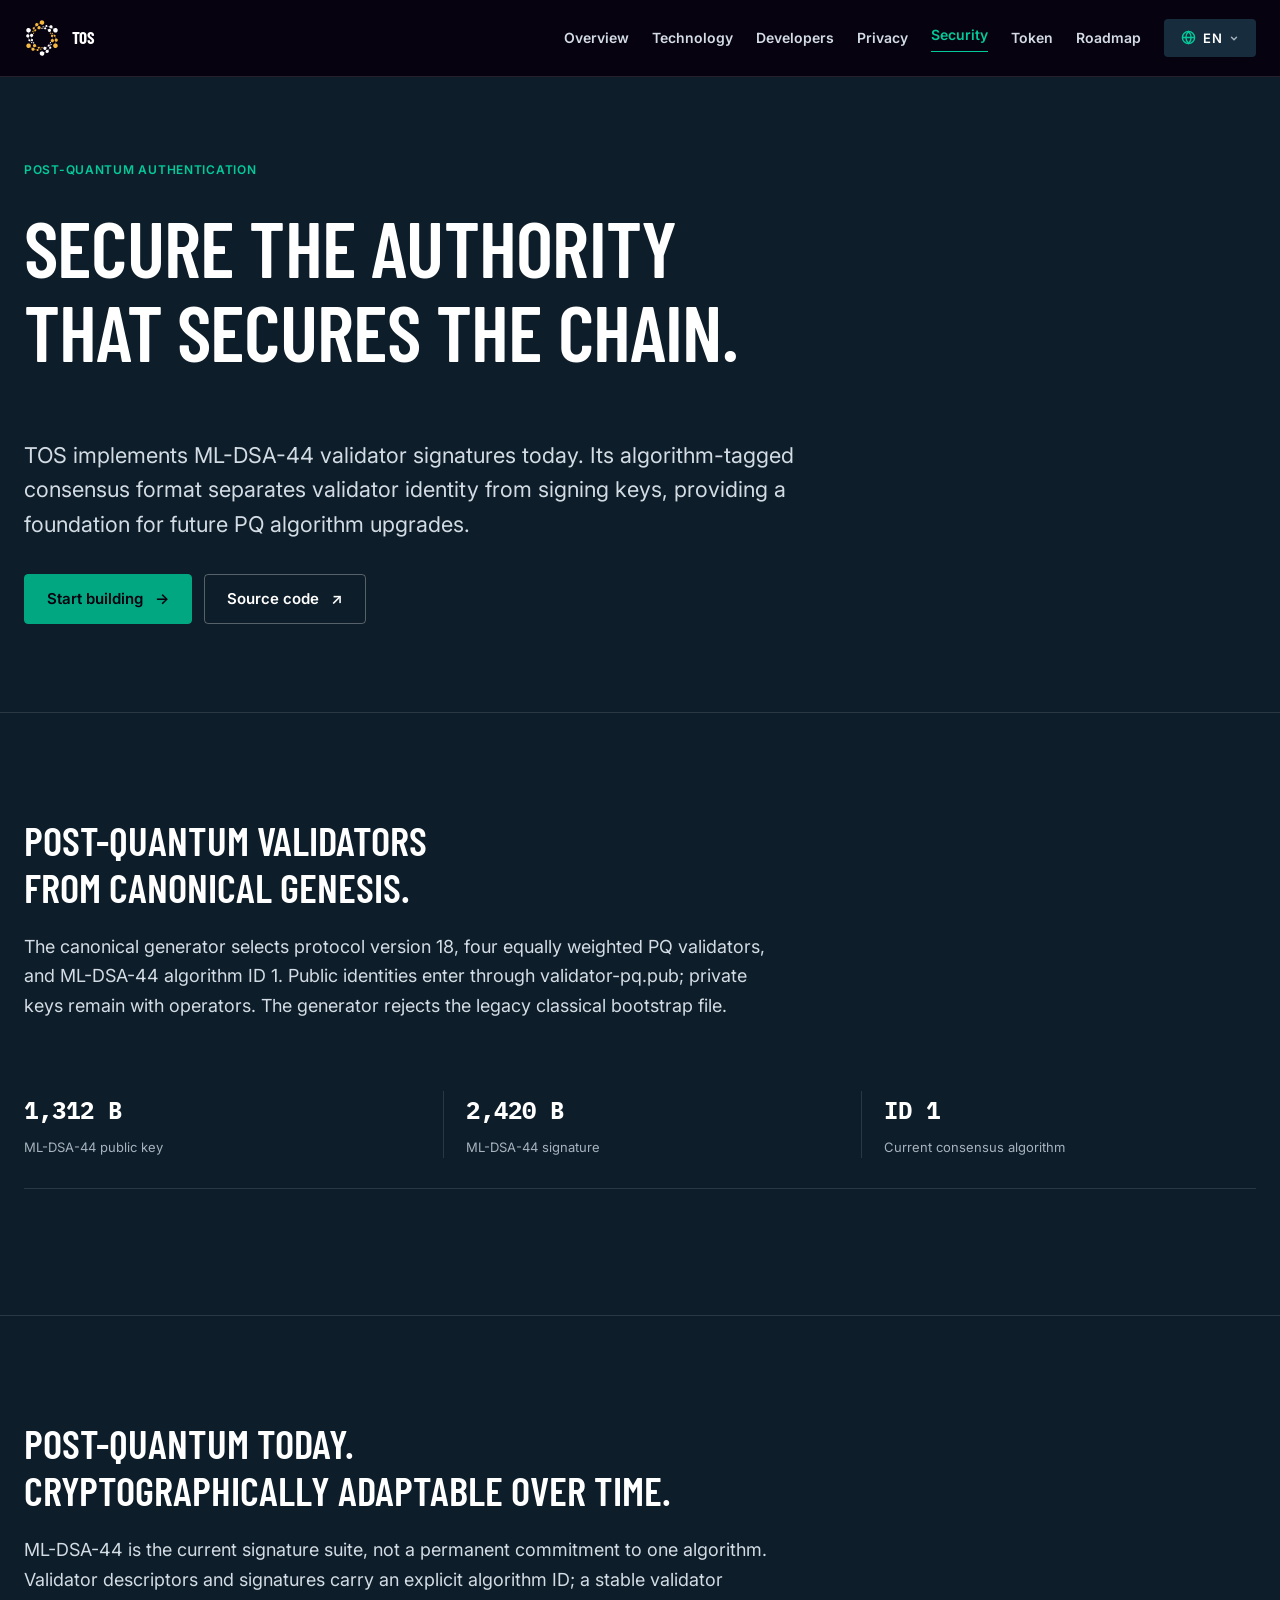
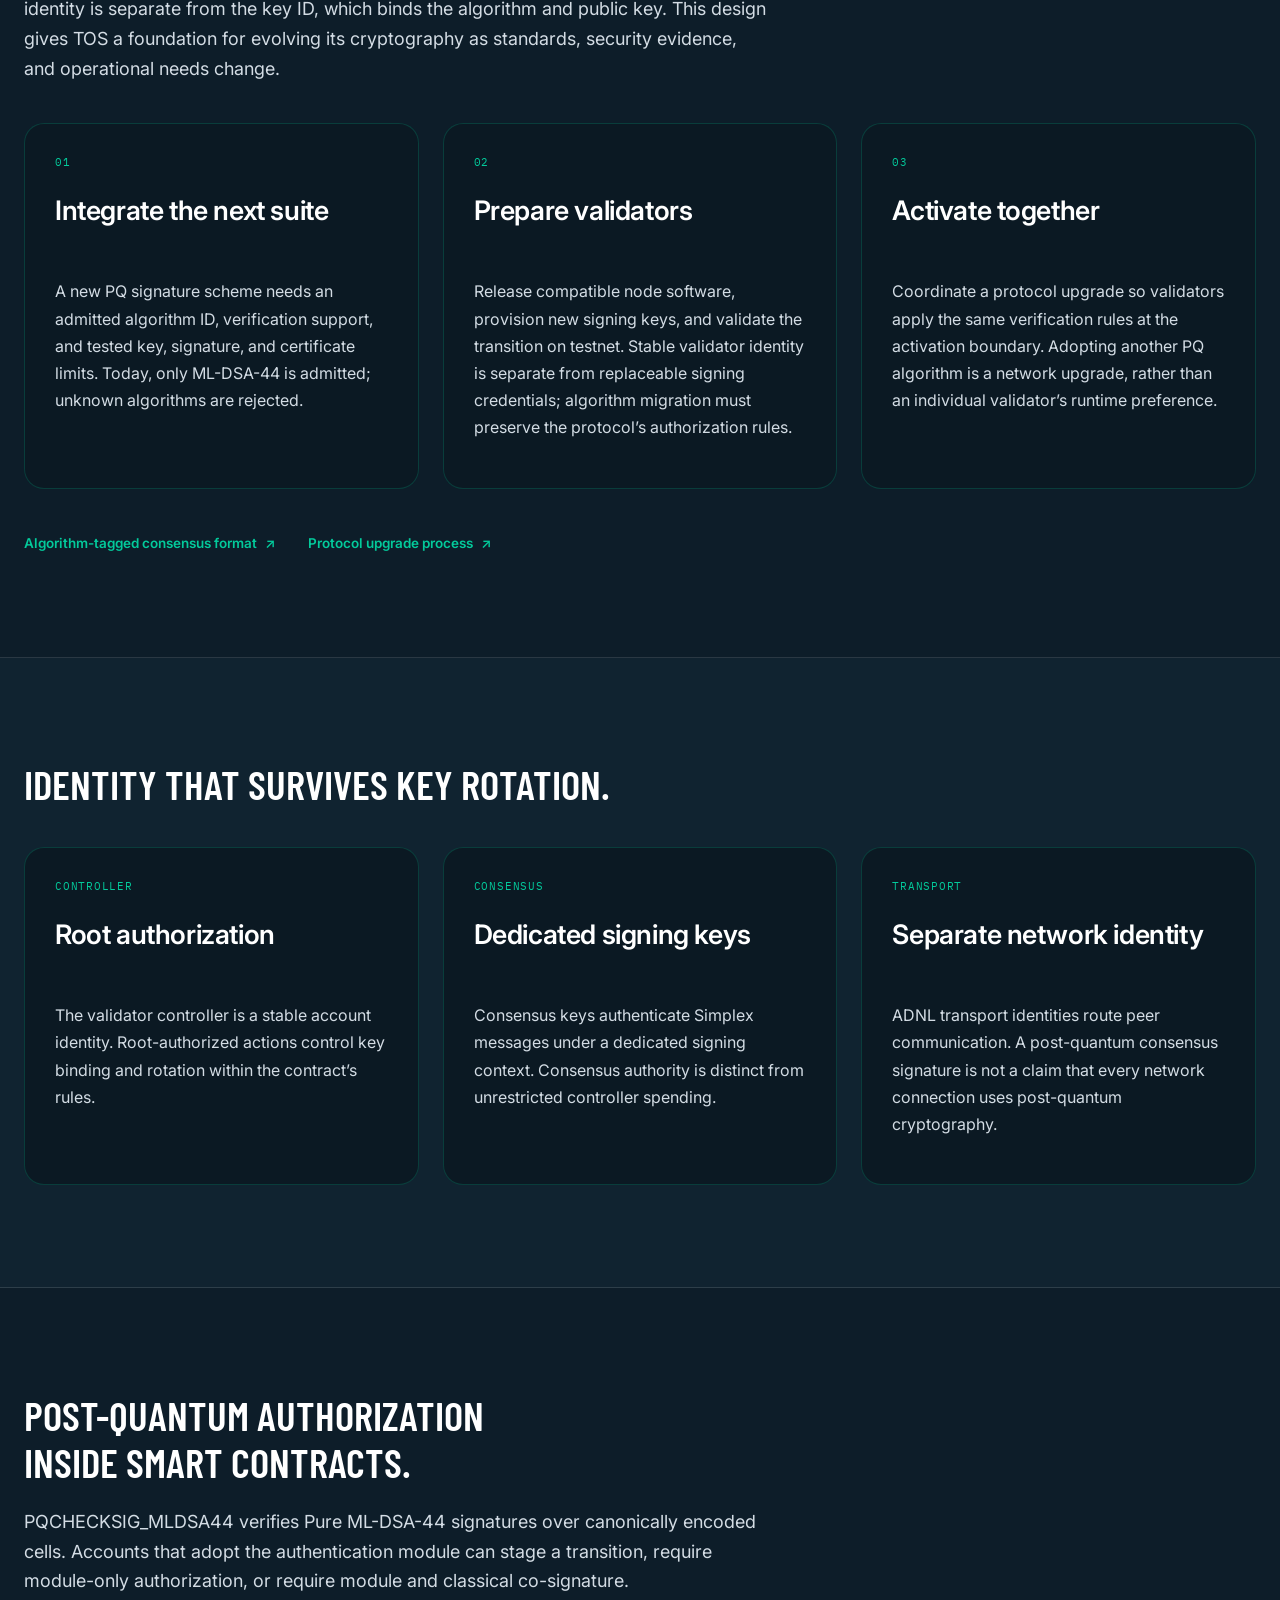
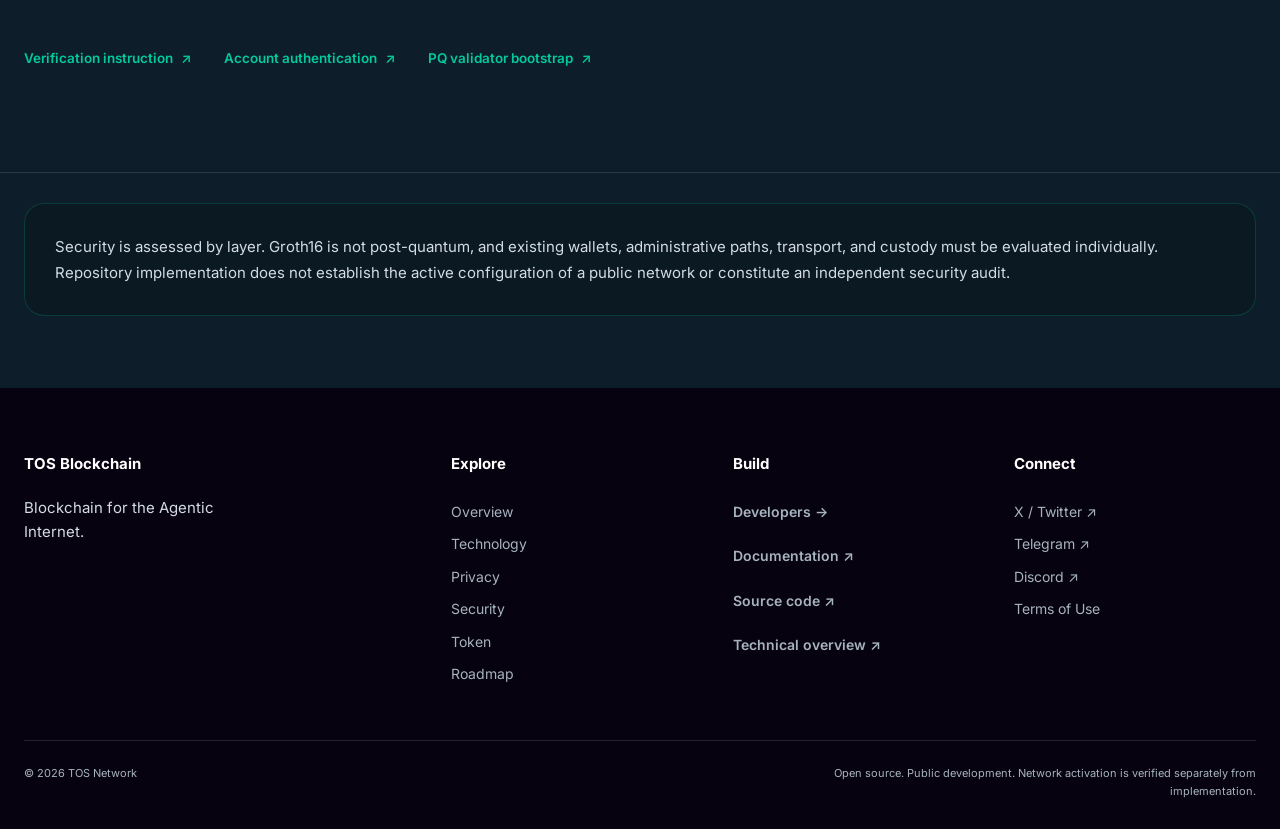
<file: pq.html>
<!doctype html>
<html lang="en">
  <head>
    <meta charset="UTF-8" />
    <meta name="viewport" content="width=device-width, initial-scale=1.0" />
    <meta
      name="description"
      content="TOS post-quantum security: ML-DSA-44 today, algorithm-tagged validator credentials, and a foundation for future PQ upgrades through coordinated protocol changes."
    />
    <meta name="theme-color" content="#0d1d29" />
    <meta property="og:type" content="website" />
    <meta property="og:site_name" content="TOS Blockchain" />
    <meta
      property="og:title"
      content="TOS Blockchain | Post-Quantum Security"
    />
    <meta
      property="og:description"
      content="TOS post-quantum security: ML-DSA-44 today, algorithm-tagged validator credentials, and a foundation for future PQ upgrades through coordinated protocol changes."
    />
    <meta property="og:url" content="https://tos.network/pq" />
    <meta property="og:image" content="https://tos.network/img/800x800.png" />
    <meta name="twitter:card" content="summary" />
    <meta name="twitter:site" content="@tos_network" />
    <meta
      name="twitter:title"
      content="TOS Blockchain | Post-Quantum Security"
    />
    <meta
      name="twitter:description"
      content="TOS post-quantum security: ML-DSA-44 today, algorithm-tagged validator credentials, and a foundation for future PQ upgrades through coordinated protocol changes."
    />
    <meta name="twitter:image" content="https://tos.network/img/800x800.png" />
    <title>TOS Blockchain | Post-Quantum Security</title>
    <link rel="canonical" href="https://tos.network/pq" />
    <link rel="icon" href="favicon.ico" />
    <link rel="sitemap" type="application/xml" href="sitemap.xml" />
    <link rel="preconnect" href="https://fonts.googleapis.com" />
    <link rel="preconnect" href="https://fonts.gstatic.com" crossorigin />
    <link
      href="https://fonts.googleapis.com/css2?family=Barlow+Condensed:wght@500;600;700&amp;family=Inter:wght@400;500;600;700&amp;family=IBM+Plex+Mono:wght@400;500;600&amp;display=swap"
      rel="stylesheet"
    />
    <link rel="stylesheet" href="css/investor-home.css?v=20260828e" />
    <link rel="stylesheet" href="css/design-system.css?v=20260828e" />
    <link rel="stylesheet" href="css/lang-switcher.css?v=20260805b" />
    <link rel="stylesheet" href="css/blockchain.css?v=20261003k" />
    <script type="application/ld+json">
      {
        "@context": "https://schema.org",
        "@type": "WebPage",
        "name": "TOS Blockchain | Post-Quantum Security",
        "url": "https://tos.network/pq",
        "description": "TOS post-quantum security: ML-DSA-44 today, algorithm-tagged validator credentials, and a foundation for future PQ upgrades through coordinated protocol changes.",
        "isPartOf": {
          "@type": "WebSite",
          "name": "TOS Blockchain",
          "url": "https://tos.network/"
        }
      }
    </script>
  </head>
  <body class="blockchain-page">
    <a class="skip-link" href="#main">Skip to content</a>
    <header class="site-header" id="siteHeader">
      <div class="shell nav-shell">
        <a class="brand" href="index.html" aria-label="TOS Blockchain home"
          ><img src="img/logo-navbar.svg" alt="" width="36" height="36" /><span
            >TOS</span
          ></a
        ><button
          class="nav-toggle"
          id="navToggle"
          type="button"
          aria-label="Open navigation"
          aria-expanded="false"
          aria-controls="siteNav"
        >
          <span></span><span></span>
        </button>
        <nav class="site-nav" id="siteNav" aria-label="Primary navigation">
          <a href="overview.html"
            ><span data-i18n="nav.overview">Overview</span></a
          ><a href="foundation.html"
            ><span data-i18n="nav.foundation">Technology</span></a
          ><a href="platform.html"
            ><span data-i18n="nav.platform">Developers</span></a
          ><a href="privacy.html"
            ><span data-i18n="nav.privacy">Privacy</span></a
          ><a href="pq.html" aria-current="page"
            ><span data-i18n="nav.pq">Security</span></a
          ><a href="token.html"><span data-i18n="nav.token">Token</span></a
          ><a href="roadmap.html"
            ><span data-i18n="nav.roadmap">Roadmap</span></a
          >
          <div class="lang-switcher" id="langSwitcher">
            <button
              class="lang-toggle nav-cta"
              id="langToggle"
              type="button"
              aria-haspopup="listbox"
              aria-expanded="false"
              aria-label="Select language"
            >
              <svg
                class="lang-globe"
                width="15"
                height="15"
                viewBox="0 0 16 16"
                fill="none"
                aria-hidden="true"
              >
                <circle
                  cx="8"
                  cy="8"
                  r="6.5"
                  stroke="currentColor"
                  stroke-width="1.5"
                />
                <path
                  d="M1.5 8h13M8 1.5c1.8 1.8 2.8 4 2.8 6.5s-1 4.7-2.8 6.5c-1.8-1.8-2.8-4-2.8-6.5S6.2 3.3 8 1.5Z"
                  stroke="currentColor"
                  stroke-width="1.5"
                />
              </svg>
              <span class="lang-toggle-code" id="langToggleCode">EN</span>
              <svg
                class="lang-caret"
                width="10"
                height="10"
                viewBox="0 0 12 12"
                fill="none"
                aria-hidden="true"
              >
                <path
                  d="M3 5L6 8L9 5"
                  stroke="currentColor"
                  stroke-width="1.7"
                  stroke-linecap="round"
                  stroke-linejoin="round"
                />
              </svg>
            </button>
            <div class="lang-backdrop" id="langBackdrop"></div>
            <ul
              class="lang-dropdown"
              id="langDropdown"
              role="listbox"
              aria-label="Language"
              aria-hidden="true"
            >
              <li
                role="option"
                class="lang-option is-active"
                data-lang="en"
                aria-selected="true"
              >
                <span class="lang-option-name">English</span
                ><span class="lang-option-code">EN</span>
              </li>
              <li
                role="option"
                class="lang-option"
                data-lang="zh"
                aria-selected="false"
              >
                <span class="lang-option-name">中文</span
                ><span class="lang-option-code">ZH</span>
              </li>
              <li
                role="option"
                class="lang-option"
                data-lang="ja"
                aria-selected="false"
              >
                <span class="lang-option-name">日本語</span
                ><span class="lang-option-code">JA</span>
              </li>
              <li
                role="option"
                class="lang-option"
                data-lang="ko"
                aria-selected="false"
              >
                <span class="lang-option-name">한국어</span
                ><span class="lang-option-code">KO</span>
              </li>
            </ul>
          </div>
        </nav>
      </div>
    </header>
    <main id="main">
      <section class="chain-hero">
        <div class="shell chain-hero-grid">
          <div class="chain-hero-copy">
            <p data-i18n="security.k" class="eyebrow">
              Post-quantum authentication
            </p>
            <h1 data-i18n="security.h">
              Secure the authority<br />that secures the chain.
            </h1>
            <p data-i18n="security.d" class="chain-lede">
              TOS implements ML-DSA-44 validator signatures today. Its
              algorithm-tagged consensus format separates validator identity
              from signing keys, providing a foundation for future PQ algorithm
              upgrades.
            </p>
            <div class="chain-actions">
              <a class="button button-primary" href="platform.html"
                ><span data-i18n="start">Start building</span> →</a
              ><a
                class="button button-secondary"
                href="https://github.com/tosnetwork/tos"
                target="_blank"
                rel="noopener"
                ><span data-i18n="source">Source code</span> ↗</a
              >
            </div>
          </div>
        </div>
      </section>
      <section class="chain-section">
        <div class="shell">
          <div class="chain-section-head">
            <h2 data-i18n="security.genesis.h">
              Post-quantum validators<br />from canonical genesis.
            </h2>
            <p data-i18n="security.genesis.d">
              The canonical generator selects protocol version 18, four equally
              weighted PQ validators, and ML-DSA-44 algorithm ID 1. Public
              identities enter through validator-pq.pub; private keys remain
              with operators. The generator rejects the legacy classical
              bootstrap file.
            </p>
          </div>
          <div class="chain-spec-strip chain-spec-inline">
            <div>
              <strong>1,312 B</strong
              ><span data-i18n="security.pk">ML-DSA-44 public key</span>
            </div>
            <div>
              <strong>2,420 B</strong
              ><span data-i18n="security.sig">ML-DSA-44 signature</span>
            </div>
            <div>
              <strong>ID 1</strong
              ><span data-i18n="security.suite"
                >Current consensus algorithm</span
              >
            </div>
          </div>
        </div>
      </section>
      <section class="chain-section">
        <div class="shell">
          <div class="chain-section-head">
            <h2 data-i18n="security.agility.h">
              Post-quantum today.<br />Cryptographically adaptable over time.
            </h2>
            <p data-i18n="security.agility.d">
              ML-DSA-44 is the current signature suite, not a permanent
              commitment to one algorithm. Validator descriptors and signatures
              carry an explicit algorithm ID; a stable validator identity is
              separate from the key ID, which binds the algorithm and public
              key. This design gives TOS a foundation for evolving its
              cryptography as standards, security evidence, and operational
              needs change.
            </p>
          </div>
          <div class="chain-card-grid">
            <article class="chain-card">
              <span class="chain-card-number">01</span>
              <h3 data-i18n="security.agility.review.h">
                Integrate the next suite
              </h3>
              <p data-i18n="security.agility.review.d">
                A new PQ signature scheme needs an admitted algorithm ID,
                verification support, and tested key, signature, and certificate
                limits. Today, only ML-DSA-44 is admitted; unknown algorithms
                are rejected.
              </p>
            </article>
            <article class="chain-card">
              <span class="chain-card-number">02</span>
              <h3 data-i18n="security.agility.prepare.h">Prepare validators</h3>
              <p data-i18n="security.agility.prepare.d">
                Release compatible node software, provision new signing keys,
                and validate the transition on testnet. Stable validator
                identity is separate from replaceable signing credentials;
                algorithm migration must preserve the protocol’s authorization
                rules.
              </p>
            </article>
            <article class="chain-card">
              <span class="chain-card-number">03</span>
              <h3 data-i18n="security.agility.activate.h">Activate together</h3>
              <p data-i18n="security.agility.activate.d">
                Coordinate a protocol upgrade so validators apply the same
                verification rules at the activation boundary. Adopting another
                PQ algorithm is a network upgrade, rather than an individual
                validator’s runtime preference.
              </p>
            </article>
          </div>
          <div class="chain-source-links">
            <a
              class="text-link"
              href="https://github.com/tosnetwork/tos/blob/main/crypto/pq/pq-consensus.h"
              target="_blank"
              rel="noopener"
              ><span data-i18n="ref.pqformat"
                >Algorithm-tagged consensus format</span
              >
              ↗</a
            ><a
              class="text-link"
              href="https://github.com/tosnetwork/tos/blob/main/doc/tos-upgrade-process.md"
              target="_blank"
              rel="noopener"
              ><span data-i18n="ref.upgrade">Protocol upgrade process</span>
              ↗</a
            >
          </div>
        </div>
      </section>
      <section class="chain-section chain-section-tint">
        <div class="shell">
          <div class="chain-section-head">
            <h2 data-i18n="security.roles.h">
              Identity that survives key rotation.
            </h2>
          </div>
          <div class="chain-card-grid">
            <article class="chain-card">
              <span class="chain-card-number">CONTROLLER</span>
              <h3 data-i18n="security.root.h">Root authorization</h3>
              <p data-i18n="security.root.d">
                The validator controller is a stable account identity.
                Root-authorized actions control key binding and rotation within
                the contract’s rules.
              </p>
            </article>
            <article class="chain-card">
              <span class="chain-card-number">CONSENSUS</span>
              <h3 data-i18n="security.consensus.h">Dedicated signing keys</h3>
              <p data-i18n="security.consensus.d">
                Consensus keys authenticate Simplex messages under a dedicated
                signing context. Consensus authority is distinct from
                unrestricted controller spending.
              </p>
            </article>
            <article class="chain-card">
              <span class="chain-card-number">TRANSPORT</span>
              <h3 data-i18n="security.transport.h">
                Separate network identity
              </h3>
              <p data-i18n="security.transport.d">
                ADNL transport identities route peer communication. A
                post-quantum consensus signature is not a claim that every
                network connection uses post-quantum cryptography.
              </p>
            </article>
          </div>
        </div>
      </section>
      <section class="chain-section">
        <div class="shell">
          <div class="chain-section-head">
            <h2 data-i18n="security.vm.h">
              Post-quantum authorization<br />inside smart contracts.
            </h2>
            <p data-i18n="security.vm.d">
              PQCHECKSIG_MLDSA44 verifies Pure ML-DSA-44 signatures over
              canonically encoded cells. Accounts that adopt the authentication
              module can stage a transition, require module-only authorization,
              or require module and classical co-signature.
            </p>
          </div>
          <div class="chain-source-links">
            <a
              class="text-link"
              href="https://github.com/tosnetwork/tos/blob/main/doc/tvm-mldsa44.md"
              target="_blank"
              rel="noopener"
              ><span data-i18n="ref.pqvm">Verification instruction</span> ↗</a
            ><a
              class="text-link"
              href="https://github.com/tosnetwork/tos/blob/main/doc/mldsa44-auth-module.md"
              target="_blank"
              rel="noopener"
              ><span data-i18n="ref.authmodule">Account authentication</span>
              ↗</a
            ><a
              class="text-link"
              href="https://github.com/tosnetwork/tos/blob/main/doc/validator-genesis-bootstrap.md"
              target="_blank"
              rel="noopener"
              ><span data-i18n="ref.pqgenesis">PQ validator bootstrap</span>
              ↗</a
            >
          </div>
        </div>
      </section>
      <aside class="chain-note">
        <p data-i18n="security.scope">
          Security is assessed by layer. Groth16 is not post-quantum, and
          existing wallets, administrative paths, transport, and custody must be
          evaluated individually. Repository implementation does not establish
          the active configuration of a public network or constitute an
          independent security audit.
        </p>
      </aside>
    </main>
    <footer class="chain-footer">
      <div class="shell">
        <div class="chain-footer-grid">
          <div>
            <strong>TOS Blockchain</strong>
            <p data-i18n="footer.tag">Blockchain for the Agentic Internet.</p>
          </div>
          <div>
            <strong><span data-i18n="footer.explore">Explore</span></strong
            ><a href="overview.html"
              ><span data-i18n="nav.overview">Overview</span></a
            ><a href="foundation.html"
              ><span data-i18n="nav.foundation">Technology</span></a
            ><a href="privacy.html"
              ><span data-i18n="nav.privacy">Privacy</span></a
            ><a href="pq.html"><span data-i18n="nav.pq">Security</span></a
            ><a href="token.html"><span data-i18n="nav.token">Token</span></a
            ><a href="roadmap.html"
              ><span data-i18n="nav.roadmap">Roadmap</span></a
            >
          </div>
          <div>
            <strong><span data-i18n="footer.build">Build</span></strong
            ><a class="text-link" href="platform.html"
              ><span data-i18n="nav.platform">Developers</span> →</a
            ><a
              class="text-link"
              href="https://github.com/tosnetwork/tos/tree/main/doc"
              target="_blank"
              rel="noopener"
              ><span data-i18n="docs">Documentation</span> ↗</a
            ><a
              class="text-link"
              href="https://github.com/tosnetwork/tos"
              target="_blank"
              rel="noopener"
              ><span data-i18n="source">Source code</span> ↗</a
            ><a
              class="text-link"
              href="https://github.com/tosnetwork/tos/blob/main/doc/pq.pdf"
              target="_blank"
              rel="noopener"
              ><span data-i18n="paper">Technical overview</span> ↗</a
            >
          </div>
          <div>
            <strong><span data-i18n="footer.connect">Connect</span></strong
            ><a href="https://x.com/tos_network" target="_blank" rel="noopener"
              >X / Twitter ↗</a
            ><a href="https://t.me/tos_network" target="_blank" rel="noopener"
              >Telegram ↗</a
            ><a
              href="https://discord.tos.network"
              target="_blank"
              rel="noopener"
              >Discord ↗</a
            ><a href="terms.html"
              ><span data-i18n="terms">Terms of Use</span></a
            >
          </div>
        </div>
        <div class="chain-footer-bottom">
          <span>© <span id="currentYear">2026</span> TOS Network</span
          ><span data-i18n="footer.note"
            >Open source. Public development. Network activation is verified
            separately from implementation.</span
          >
        </div>
      </div>
    </footer>
    <script src="js/i18n.js?v=20261003c"></script>
    <script src="js/lang-switcher.js?v=20260805a"></script>
    <script src="js/blockchain.js?v=20261003a"></script>
  </body>
</html>
</file>
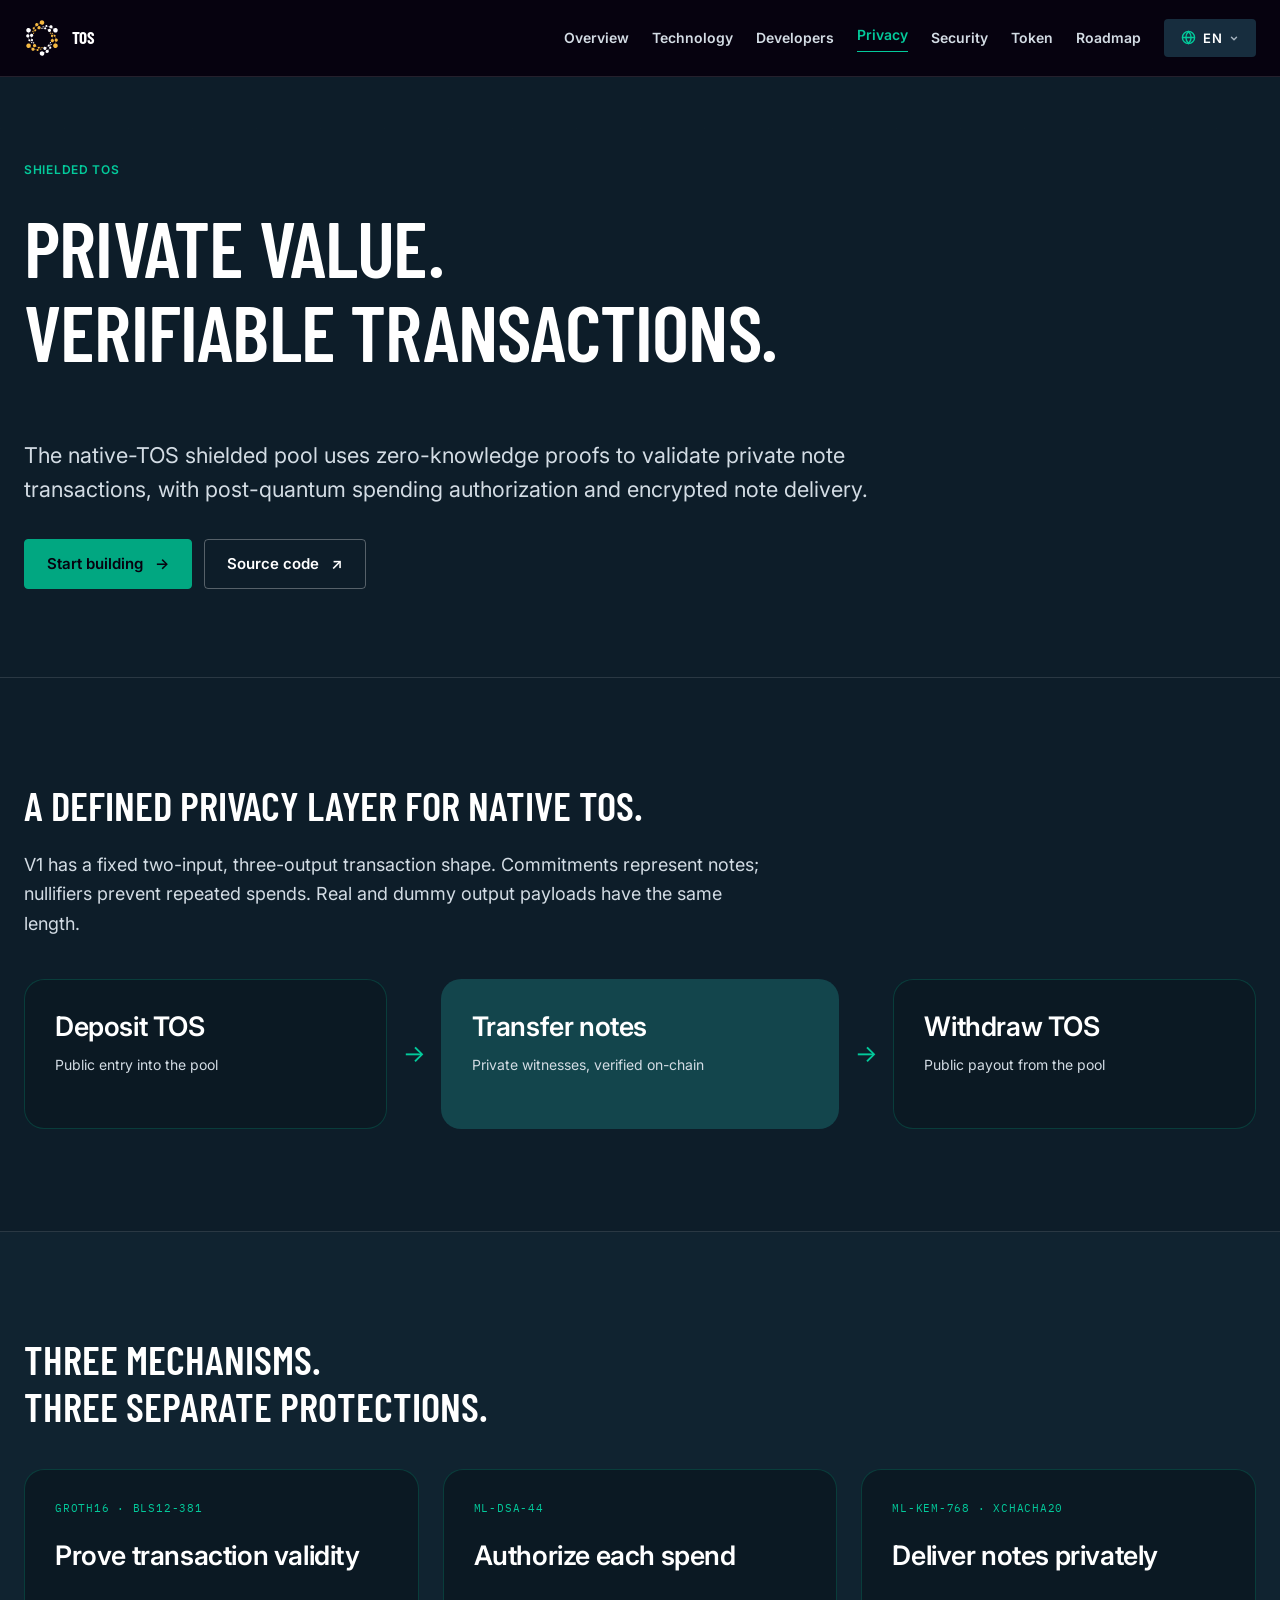
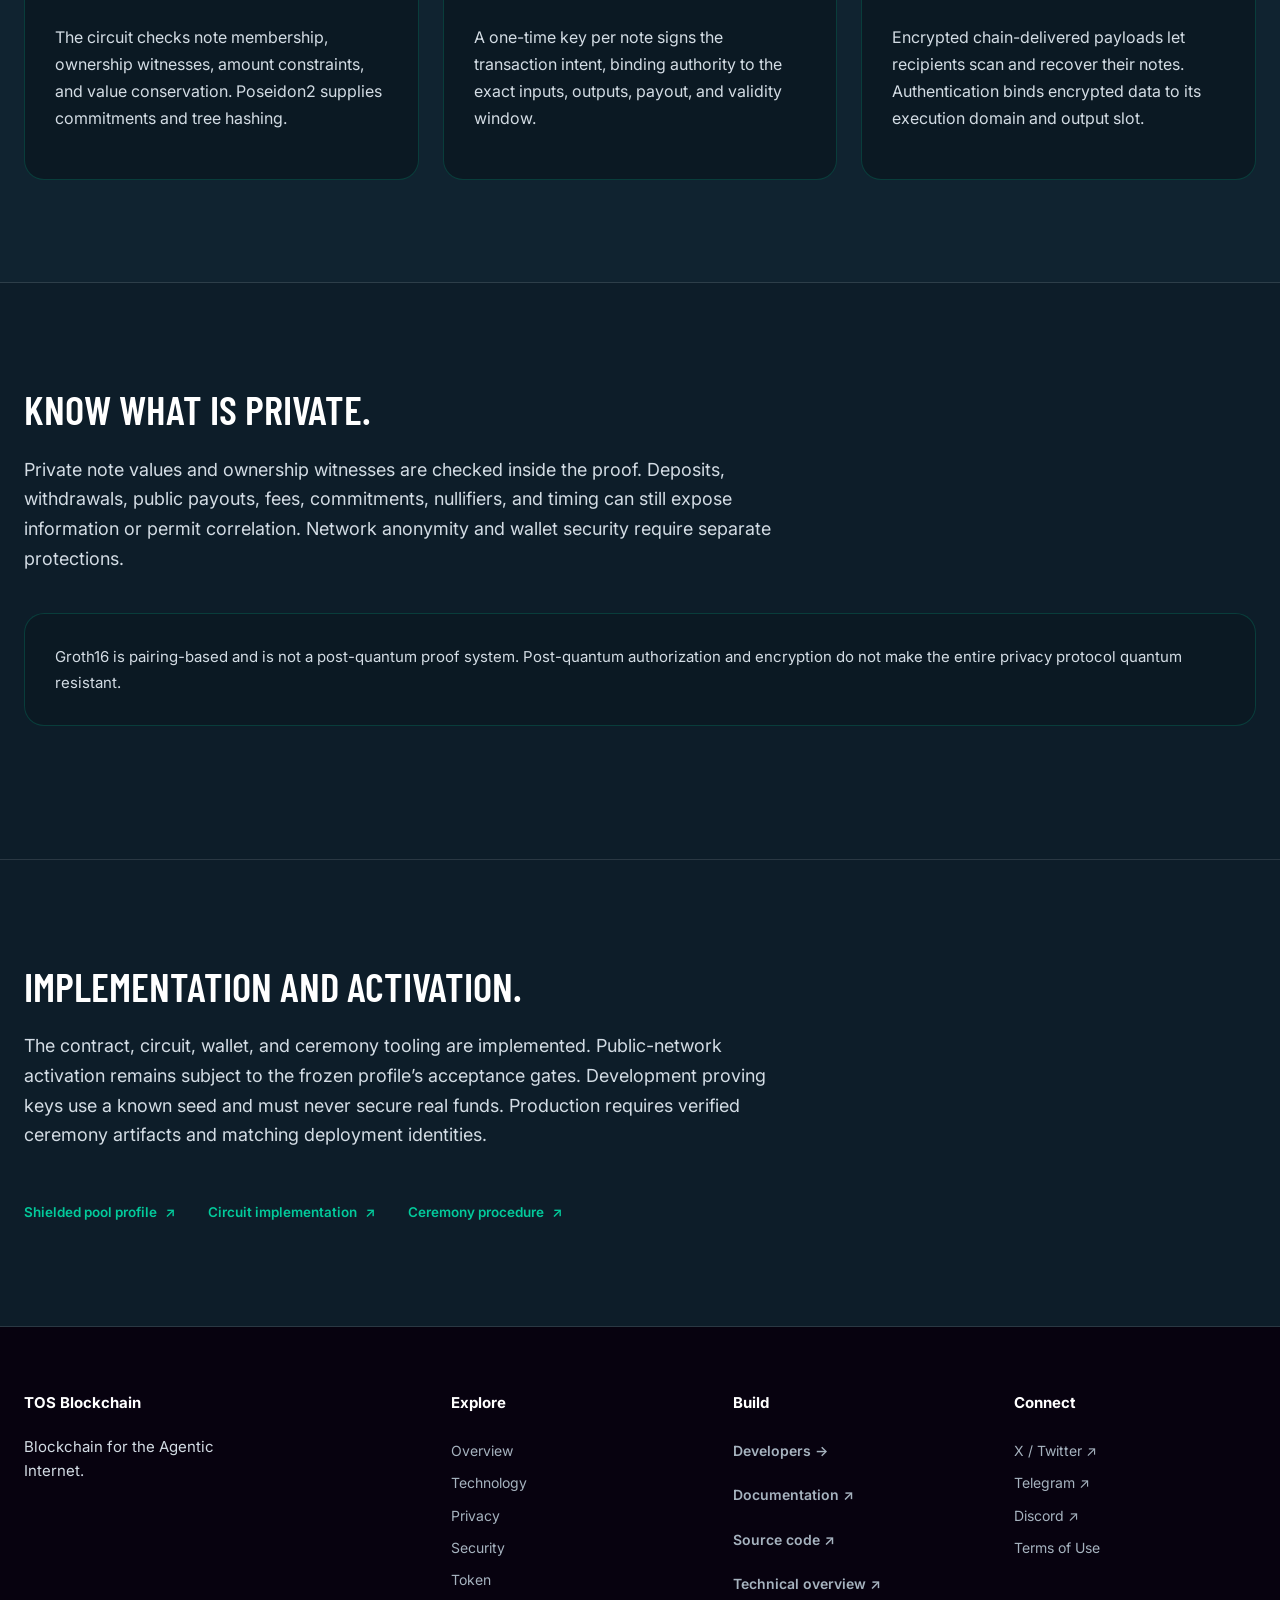
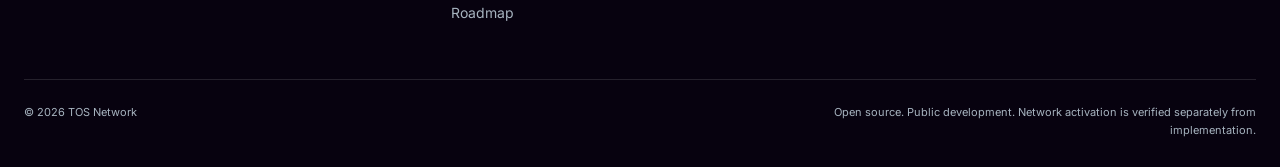
<file: privacy.html>
<!doctype html>
<html lang="en">
  <head>
    <meta charset="UTF-8" />
    <meta name="viewport" content="width=device-width, initial-scale=1.0" />
    <meta
      name="description"
      content="Native TOS privacy: Groth16 transaction proofs, Poseidon2 commitments, nullifiers, one-time ML-DSA-44 authorization, and ML-KEM encrypted note delivery."
    />
    <meta name="theme-color" content="#0d1d29" />
    <meta property="og:type" content="website" />
    <meta property="og:site_name" content="TOS Blockchain" />
    <meta property="og:title" content="TOS Blockchain | Shielded Transfers" />
    <meta
      property="og:description"
      content="Native TOS privacy: Groth16 transaction proofs, Poseidon2 commitments, nullifiers, one-time ML-DSA-44 authorization, and ML-KEM encrypted note delivery."
    />
    <meta property="og:url" content="https://tos.network/privacy" />
    <meta property="og:image" content="https://tos.network/img/800x800.png" />
    <meta name="twitter:card" content="summary" />
    <meta name="twitter:site" content="@tos_network" />
    <meta name="twitter:title" content="TOS Blockchain | Shielded Transfers" />
    <meta
      name="twitter:description"
      content="Native TOS privacy: Groth16 transaction proofs, Poseidon2 commitments, nullifiers, one-time ML-DSA-44 authorization, and ML-KEM encrypted note delivery."
    />
    <meta name="twitter:image" content="https://tos.network/img/800x800.png" />
    <title>TOS Blockchain | Shielded Transfers</title>
    <link rel="canonical" href="https://tos.network/privacy" />
    <link rel="icon" href="favicon.ico" />
    <link rel="sitemap" type="application/xml" href="sitemap.xml" />
    <link rel="preconnect" href="https://fonts.googleapis.com" />
    <link rel="preconnect" href="https://fonts.gstatic.com" crossorigin />
    <link
      href="https://fonts.googleapis.com/css2?family=Barlow+Condensed:wght@500;600;700&amp;family=Inter:wght@400;500;600;700&amp;family=IBM+Plex+Mono:wght@400;500;600&amp;display=swap"
      rel="stylesheet"
    />
    <link rel="stylesheet" href="css/investor-home.css?v=20260828e" />
    <link rel="stylesheet" href="css/design-system.css?v=20260828e" />
    <link rel="stylesheet" href="css/lang-switcher.css?v=20260805b" />
    <link rel="stylesheet" href="css/blockchain.css?v=20261003k" />
    <script type="application/ld+json">
      {
        "@context": "https://schema.org",
        "@type": "WebPage",
        "name": "TOS Blockchain | Shielded Transfers",
        "url": "https://tos.network/privacy",
        "description": "Native TOS privacy: Groth16 transaction proofs, Poseidon2 commitments, nullifiers, one-time ML-DSA-44 authorization, and ML-KEM encrypted note delivery.",
        "isPartOf": {
          "@type": "WebSite",
          "name": "TOS Blockchain",
          "url": "https://tos.network/"
        }
      }
    </script>
  </head>
  <body class="blockchain-page">
    <a class="skip-link" href="#main">Skip to content</a>
    <header class="site-header" id="siteHeader">
      <div class="shell nav-shell">
        <a class="brand" href="index.html" aria-label="TOS Blockchain home"
          ><img src="img/logo-navbar.svg" alt="" width="36" height="36" /><span
            >TOS</span
          ></a
        ><button
          class="nav-toggle"
          id="navToggle"
          type="button"
          aria-label="Open navigation"
          aria-expanded="false"
          aria-controls="siteNav"
        >
          <span></span><span></span>
        </button>
        <nav class="site-nav" id="siteNav" aria-label="Primary navigation">
          <a href="overview.html"
            ><span data-i18n="nav.overview">Overview</span></a
          ><a href="foundation.html"
            ><span data-i18n="nav.foundation">Technology</span></a
          ><a href="platform.html"
            ><span data-i18n="nav.platform">Developers</span></a
          ><a href="privacy.html" aria-current="page"
            ><span data-i18n="nav.privacy">Privacy</span></a
          ><a href="pq.html"><span data-i18n="nav.pq">Security</span></a
          ><a href="token.html"><span data-i18n="nav.token">Token</span></a
          ><a href="roadmap.html"
            ><span data-i18n="nav.roadmap">Roadmap</span></a
          >
          <div class="lang-switcher" id="langSwitcher">
            <button
              class="lang-toggle nav-cta"
              id="langToggle"
              type="button"
              aria-haspopup="listbox"
              aria-expanded="false"
              aria-label="Select language"
            >
              <svg
                class="lang-globe"
                width="15"
                height="15"
                viewBox="0 0 16 16"
                fill="none"
                aria-hidden="true"
              >
                <circle
                  cx="8"
                  cy="8"
                  r="6.5"
                  stroke="currentColor"
                  stroke-width="1.5"
                />
                <path
                  d="M1.5 8h13M8 1.5c1.8 1.8 2.8 4 2.8 6.5s-1 4.7-2.8 6.5c-1.8-1.8-2.8-4-2.8-6.5S6.2 3.3 8 1.5Z"
                  stroke="currentColor"
                  stroke-width="1.5"
                />
              </svg>
              <span class="lang-toggle-code" id="langToggleCode">EN</span>
              <svg
                class="lang-caret"
                width="10"
                height="10"
                viewBox="0 0 12 12"
                fill="none"
                aria-hidden="true"
              >
                <path
                  d="M3 5L6 8L9 5"
                  stroke="currentColor"
                  stroke-width="1.7"
                  stroke-linecap="round"
                  stroke-linejoin="round"
                />
              </svg>
            </button>
            <div class="lang-backdrop" id="langBackdrop"></div>
            <ul
              class="lang-dropdown"
              id="langDropdown"
              role="listbox"
              aria-label="Language"
              aria-hidden="true"
            >
              <li
                role="option"
                class="lang-option is-active"
                data-lang="en"
                aria-selected="true"
              >
                <span class="lang-option-name">English</span
                ><span class="lang-option-code">EN</span>
              </li>
              <li
                role="option"
                class="lang-option"
                data-lang="zh"
                aria-selected="false"
              >
                <span class="lang-option-name">中文</span
                ><span class="lang-option-code">ZH</span>
              </li>
              <li
                role="option"
                class="lang-option"
                data-lang="ja"
                aria-selected="false"
              >
                <span class="lang-option-name">日本語</span
                ><span class="lang-option-code">JA</span>
              </li>
              <li
                role="option"
                class="lang-option"
                data-lang="ko"
                aria-selected="false"
              >
                <span class="lang-option-name">한국어</span
                ><span class="lang-option-code">KO</span>
              </li>
            </ul>
          </div>
        </nav>
      </div>
    </header>
    <main id="main">
      <section class="chain-hero">
        <div class="shell chain-hero-grid">
          <div class="chain-hero-copy">
            <p data-i18n="privacy.k" class="eyebrow">Shielded TOS</p>
            <h1 data-i18n="privacy.h">
              Private value.<br />Verifiable transactions.
            </h1>
            <p data-i18n="privacy.d" class="chain-lede">
              The native-TOS shielded pool uses zero-knowledge proofs to
              validate private note transactions, with post-quantum spending
              authorization and encrypted note delivery.
            </p>
            <div class="chain-actions">
              <a class="button button-primary" href="platform.html"
                ><span data-i18n="start">Start building</span> →</a
              ><a
                class="button button-secondary"
                href="https://github.com/tosnetwork/tos"
                target="_blank"
                rel="noopener"
                ><span data-i18n="source">Source code</span> ↗</a
              >
            </div>
          </div>
        </div>
      </section>
      <section class="chain-section">
        <div class="shell">
          <div class="chain-section-head">
            <h2 data-i18n="privacy.flow.h">
              A defined privacy layer for native TOS.
            </h2>
            <p data-i18n="privacy.flow.d">
              V1 has a fixed two-input, three-output transaction shape.
              Commitments represent notes; nullifiers prevent repeated spends.
              Real and dummy output payloads have the same length.
            </p>
          </div>
          <div class="chain-flow">
            <div>
              <h3 data-i18n="privacy.deposit">Deposit TOS</h3>
              <p data-i18n="privacy.deposit.d">Public entry into the pool</p>
            </div>
            <span aria-hidden="true">→</span>
            <div class="chain-flow-focus">
              <h3 data-i18n="privacy.transfer">Transfer notes</h3>
              <p data-i18n="privacy.transfer.d">
                Private witnesses, verified on-chain
              </p>
            </div>
            <span aria-hidden="true">→</span>
            <div>
              <h3 data-i18n="privacy.withdraw">Withdraw TOS</h3>
              <p data-i18n="privacy.withdraw.d">Public payout from the pool</p>
            </div>
          </div>
        </div>
      </section>
      <section class="chain-section chain-section-tint">
        <div class="shell">
          <div class="chain-section-head">
            <h2 data-i18n="privacy.crypto.h">
              Three mechanisms.<br />Three separate protections.
            </h2>
          </div>
          <div class="chain-card-grid">
            <article class="chain-card">
              <span class="chain-card-number">GROTH16 · BLS12-381</span>
              <h3 data-i18n="privacy.proof.h">Prove transaction validity</h3>
              <p data-i18n="privacy.proof.d">
                The circuit checks note membership, ownership witnesses, amount
                constraints, and value conservation. Poseidon2 supplies
                commitments and tree hashing.
              </p>
            </article>
            <article class="chain-card">
              <span class="chain-card-number">ML-DSA-44</span>
              <h3 data-i18n="privacy.auth.h">Authorize each spend</h3>
              <p data-i18n="privacy.auth.d">
                A one-time key per note signs the transaction intent, binding
                authority to the exact inputs, outputs, payout, and validity
                window.
              </p>
            </article>
            <article class="chain-card">
              <span class="chain-card-number">ML-KEM-768 · XCHACHA20</span>
              <h3 data-i18n="privacy.delivery.h">Deliver notes privately</h3>
              <p data-i18n="privacy.delivery.d">
                Encrypted chain-delivered payloads let recipients scan and
                recover their notes. Authentication binds encrypted data to its
                execution domain and output slot.
              </p>
            </article>
          </div>
        </div>
      </section>
      <section class="chain-section">
        <div class="shell">
          <div class="chain-section-head">
            <h2 data-i18n="privacy.boundary.h">Know what is private.</h2>
            <p data-i18n="privacy.boundary.d">
              Private note values and ownership witnesses are checked inside the
              proof. Deposits, withdrawals, public payouts, fees, commitments,
              nullifiers, and timing can still expose information or permit
              correlation. Network anonymity and wallet security require
              separate protections.
            </p>
          </div>
          <aside class="chain-note">
            <p data-i18n="privacy.pq">
              Groth16 is pairing-based and is not a post-quantum proof system.
              Post-quantum authorization and encryption do not make the entire
              privacy protocol quantum resistant.
            </p>
          </aside>
        </div>
      </section>
      <section class="chain-section">
        <div class="shell">
          <div class="chain-section-head">
            <h2 data-i18n="privacy.status.h">Implementation and activation.</h2>
            <p data-i18n="privacy.status.d">
              The contract, circuit, wallet, and ceremony tooling are
              implemented. Public-network activation remains subject to the
              frozen profile’s acceptance gates. Development proving keys use a
              known seed and must never secure real funds. Production requires
              verified ceremony artifacts and matching deployment identities.
            </p>
          </div>
          <div class="chain-source-links">
            <a
              class="text-link"
              href="https://github.com/tosnetwork/tos/blob/main/artifacts/shielded-pool/PROFILE.md"
              target="_blank"
              rel="noopener"
              ><span data-i18n="ref.profile">Shielded pool profile</span> ↗</a
            ><a
              class="text-link"
              href="https://github.com/tosnetwork/tos/blob/main/tools/shielded-pool-circuit/README.md"
              target="_blank"
              rel="noopener"
              ><span data-i18n="ref.circuit">Circuit implementation</span> ↗</a
            ><a
              class="text-link"
              href="https://github.com/tosnetwork/tos/blob/main/artifacts/shielded-pool/CEREMONY.md"
              target="_blank"
              rel="noopener"
              ><span data-i18n="ref.ceremony">Ceremony procedure</span> ↗</a
            >
          </div>
        </div>
      </section>
    </main>
    <footer class="chain-footer">
      <div class="shell">
        <div class="chain-footer-grid">
          <div>
            <strong>TOS Blockchain</strong>
            <p data-i18n="footer.tag">Blockchain for the Agentic Internet.</p>
          </div>
          <div>
            <strong><span data-i18n="footer.explore">Explore</span></strong
            ><a href="overview.html"
              ><span data-i18n="nav.overview">Overview</span></a
            ><a href="foundation.html"
              ><span data-i18n="nav.foundation">Technology</span></a
            ><a href="privacy.html"
              ><span data-i18n="nav.privacy">Privacy</span></a
            ><a href="pq.html"><span data-i18n="nav.pq">Security</span></a
            ><a href="token.html"><span data-i18n="nav.token">Token</span></a
            ><a href="roadmap.html"
              ><span data-i18n="nav.roadmap">Roadmap</span></a
            >
          </div>
          <div>
            <strong><span data-i18n="footer.build">Build</span></strong
            ><a class="text-link" href="platform.html"
              ><span data-i18n="nav.platform">Developers</span> →</a
            ><a
              class="text-link"
              href="https://github.com/tosnetwork/tos/tree/main/doc"
              target="_blank"
              rel="noopener"
              ><span data-i18n="docs">Documentation</span> ↗</a
            ><a
              class="text-link"
              href="https://github.com/tosnetwork/tos"
              target="_blank"
              rel="noopener"
              ><span data-i18n="source">Source code</span> ↗</a
            ><a
              class="text-link"
              href="https://github.com/tosnetwork/tos/blob/main/doc/pq.pdf"
              target="_blank"
              rel="noopener"
              ><span data-i18n="paper">Technical overview</span> ↗</a
            >
          </div>
          <div>
            <strong><span data-i18n="footer.connect">Connect</span></strong
            ><a href="https://x.com/tos_network" target="_blank" rel="noopener"
              >X / Twitter ↗</a
            ><a href="https://t.me/tos_network" target="_blank" rel="noopener"
              >Telegram ↗</a
            ><a
              href="https://discord.tos.network"
              target="_blank"
              rel="noopener"
              >Discord ↗</a
            ><a href="terms.html"
              ><span data-i18n="terms">Terms of Use</span></a
            >
          </div>
        </div>
        <div class="chain-footer-bottom">
          <span>© <span id="currentYear">2026</span> TOS Network</span
          ><span data-i18n="footer.note"
            >Open source. Public development. Network activation is verified
            separately from implementation.</span
          >
        </div>
      </div>
    </footer>
    <script src="js/i18n.js?v=20261003c"></script>
    <script src="js/lang-switcher.js?v=20260805a"></script>
    <script src="js/blockchain.js?v=20261003a"></script>
  </body>
</html>
</file>
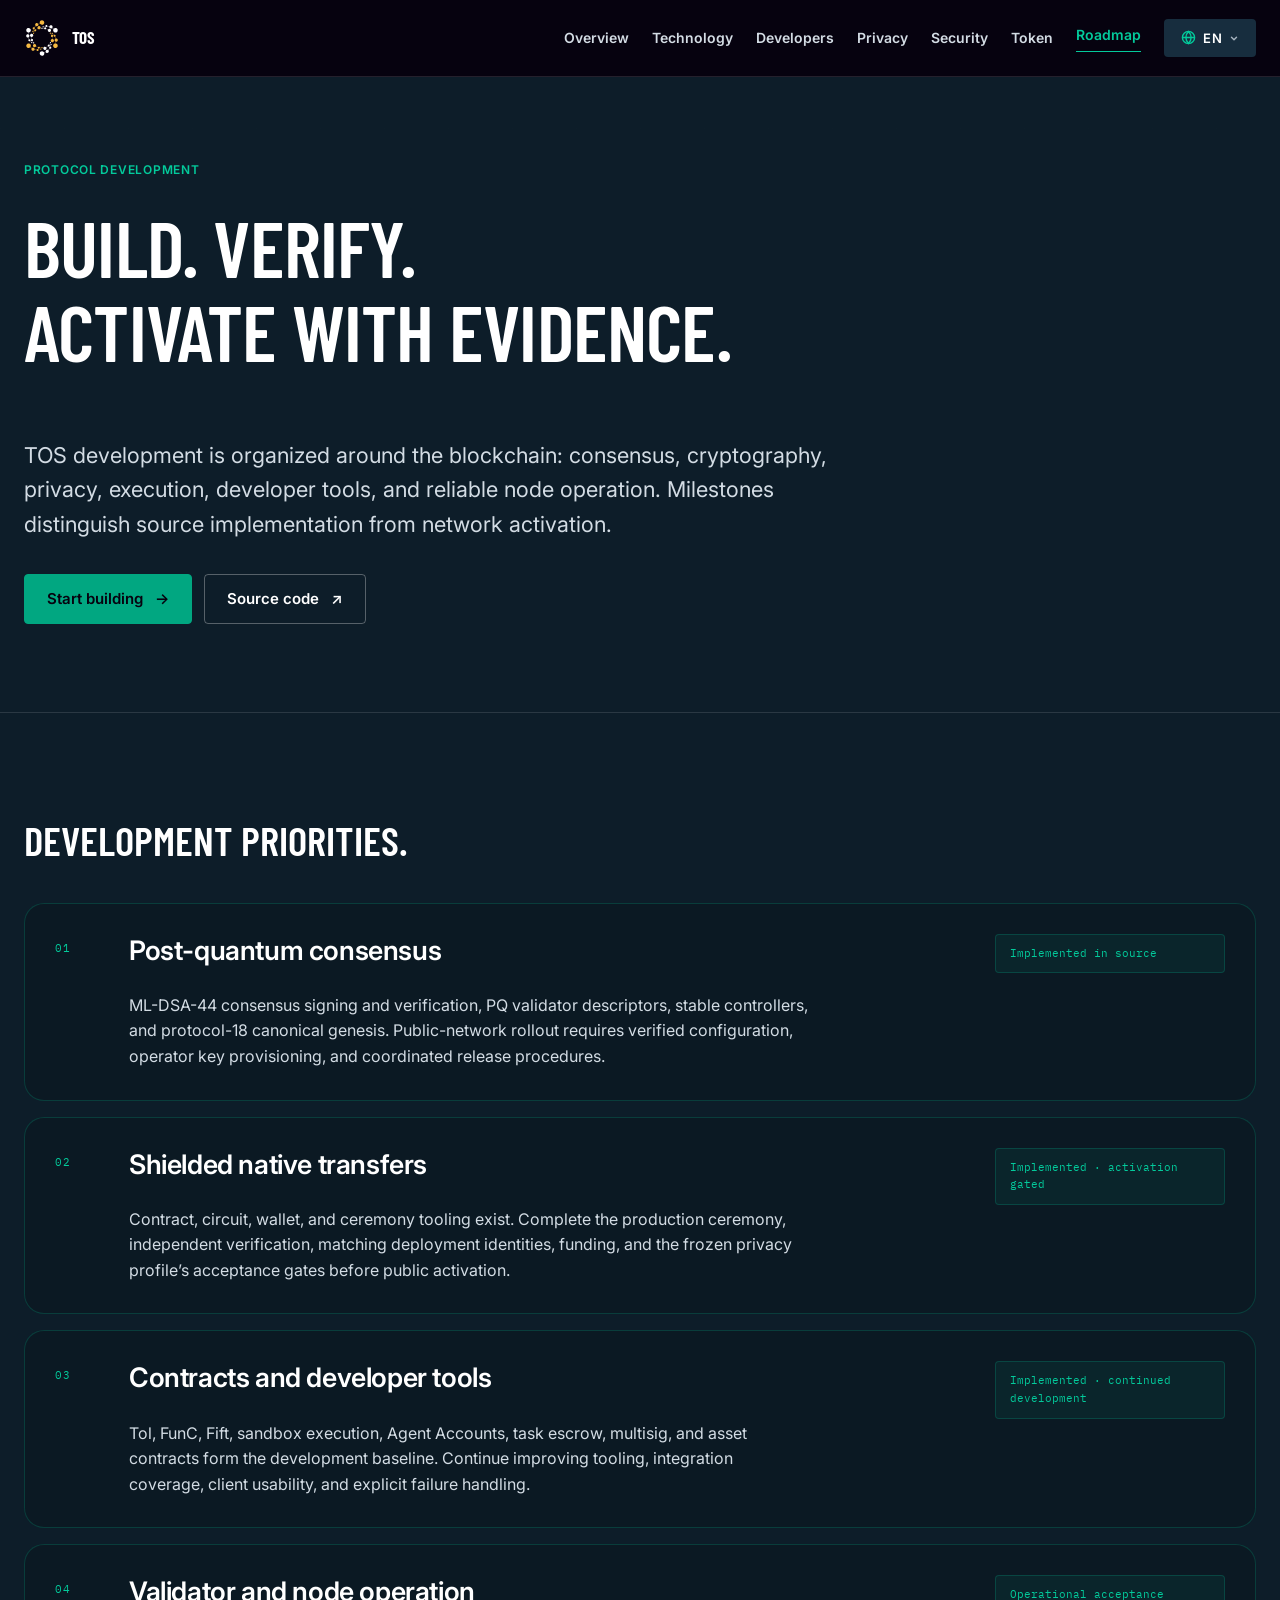
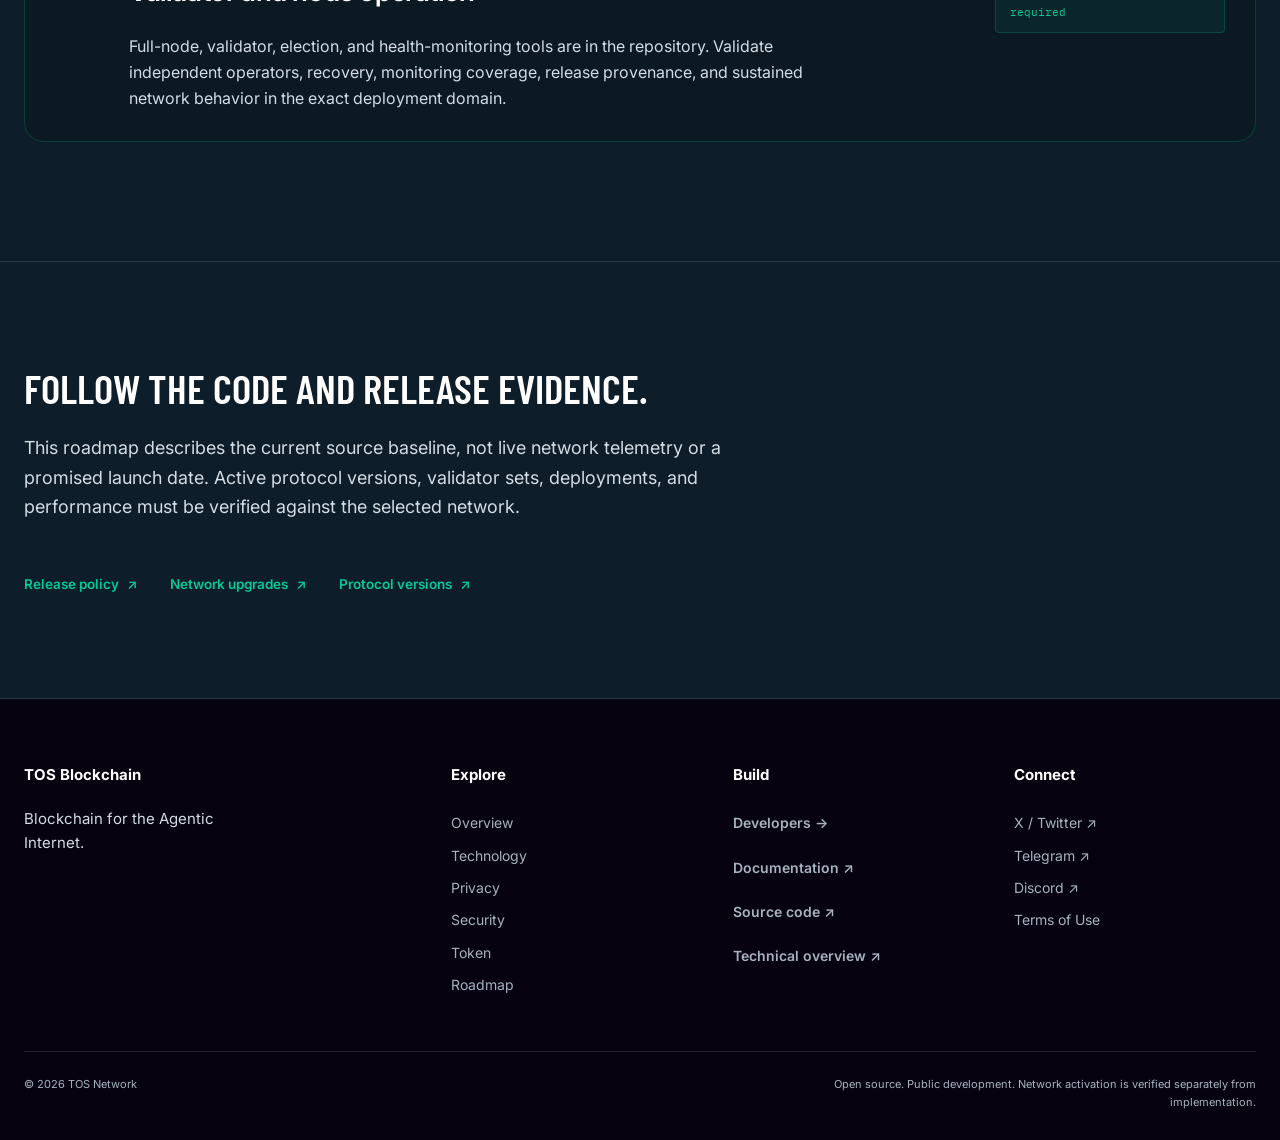
<file: roadmap.html>
<!doctype html>
<html lang="en">
  <head>
    <meta charset="UTF-8" />
    <meta name="viewport" content="width=device-width, initial-scale=1.0" />
    <meta
      name="description"
      content="TOS blockchain development priorities: post-quantum consensus, shielded transfers, smart-contract tools, validator operations, and evidence-backed activation."
    />
    <meta name="theme-color" content="#0d1d29" />
    <meta property="og:type" content="website" />
    <meta property="og:site_name" content="TOS Blockchain" />
    <meta property="og:title" content="TOS Blockchain | Roadmap" />
    <meta
      property="og:description"
      content="TOS blockchain development priorities: post-quantum consensus, shielded transfers, smart-contract tools, validator operations, and evidence-backed activation."
    />
    <meta property="og:url" content="https://tos.network/roadmap" />
    <meta property="og:image" content="https://tos.network/img/800x800.png" />
    <meta name="twitter:card" content="summary" />
    <meta name="twitter:site" content="@tos_network" />
    <meta name="twitter:title" content="TOS Blockchain | Roadmap" />
    <meta
      name="twitter:description"
      content="TOS blockchain development priorities: post-quantum consensus, shielded transfers, smart-contract tools, validator operations, and evidence-backed activation."
    />
    <meta name="twitter:image" content="https://tos.network/img/800x800.png" />
    <title>TOS Blockchain | Roadmap</title>
    <link rel="canonical" href="https://tos.network/roadmap" />
    <link rel="icon" href="favicon.ico" />
    <link rel="sitemap" type="application/xml" href="sitemap.xml" />
    <link rel="preconnect" href="https://fonts.googleapis.com" />
    <link rel="preconnect" href="https://fonts.gstatic.com" crossorigin />
    <link
      href="https://fonts.googleapis.com/css2?family=Barlow+Condensed:wght@500;600;700&amp;family=Inter:wght@400;500;600;700&amp;family=IBM+Plex+Mono:wght@400;500;600&amp;display=swap"
      rel="stylesheet"
    />
    <link rel="stylesheet" href="css/investor-home.css?v=20260828e" />
    <link rel="stylesheet" href="css/design-system.css?v=20260828e" />
    <link rel="stylesheet" href="css/lang-switcher.css?v=20260805b" />
    <link rel="stylesheet" href="css/blockchain.css?v=20261003k" />
    <script type="application/ld+json">
      {
        "@context": "https://schema.org",
        "@type": "WebPage",
        "name": "TOS Blockchain | Roadmap",
        "url": "https://tos.network/roadmap",
        "description": "TOS blockchain development priorities: post-quantum consensus, shielded transfers, smart-contract tools, validator operations, and evidence-backed activation.",
        "isPartOf": {
          "@type": "WebSite",
          "name": "TOS Blockchain",
          "url": "https://tos.network/"
        }
      }
    </script>
  </head>
  <body class="blockchain-page">
    <a class="skip-link" href="#main">Skip to content</a>
    <header class="site-header" id="siteHeader">
      <div class="shell nav-shell">
        <a class="brand" href="index.html" aria-label="TOS Blockchain home"
          ><img src="img/logo-navbar.svg" alt="" width="36" height="36" /><span
            >TOS</span
          ></a
        ><button
          class="nav-toggle"
          id="navToggle"
          type="button"
          aria-label="Open navigation"
          aria-expanded="false"
          aria-controls="siteNav"
        >
          <span></span><span></span>
        </button>
        <nav class="site-nav" id="siteNav" aria-label="Primary navigation">
          <a href="overview.html"
            ><span data-i18n="nav.overview">Overview</span></a
          ><a href="foundation.html"
            ><span data-i18n="nav.foundation">Technology</span></a
          ><a href="platform.html"
            ><span data-i18n="nav.platform">Developers</span></a
          ><a href="privacy.html"
            ><span data-i18n="nav.privacy">Privacy</span></a
          ><a href="pq.html"><span data-i18n="nav.pq">Security</span></a
          ><a href="token.html"><span data-i18n="nav.token">Token</span></a
          ><a href="roadmap.html" aria-current="page"
            ><span data-i18n="nav.roadmap">Roadmap</span></a
          >
          <div class="lang-switcher" id="langSwitcher">
            <button
              class="lang-toggle nav-cta"
              id="langToggle"
              type="button"
              aria-haspopup="listbox"
              aria-expanded="false"
              aria-label="Select language"
            >
              <svg
                class="lang-globe"
                width="15"
                height="15"
                viewBox="0 0 16 16"
                fill="none"
                aria-hidden="true"
              >
                <circle
                  cx="8"
                  cy="8"
                  r="6.5"
                  stroke="currentColor"
                  stroke-width="1.5"
                />
                <path
                  d="M1.5 8h13M8 1.5c1.8 1.8 2.8 4 2.8 6.5s-1 4.7-2.8 6.5c-1.8-1.8-2.8-4-2.8-6.5S6.2 3.3 8 1.5Z"
                  stroke="currentColor"
                  stroke-width="1.5"
                />
              </svg>
              <span class="lang-toggle-code" id="langToggleCode">EN</span>
              <svg
                class="lang-caret"
                width="10"
                height="10"
                viewBox="0 0 12 12"
                fill="none"
                aria-hidden="true"
              >
                <path
                  d="M3 5L6 8L9 5"
                  stroke="currentColor"
                  stroke-width="1.7"
                  stroke-linecap="round"
                  stroke-linejoin="round"
                />
              </svg>
            </button>
            <div class="lang-backdrop" id="langBackdrop"></div>
            <ul
              class="lang-dropdown"
              id="langDropdown"
              role="listbox"
              aria-label="Language"
              aria-hidden="true"
            >
              <li
                role="option"
                class="lang-option is-active"
                data-lang="en"
                aria-selected="true"
              >
                <span class="lang-option-name">English</span
                ><span class="lang-option-code">EN</span>
              </li>
              <li
                role="option"
                class="lang-option"
                data-lang="zh"
                aria-selected="false"
              >
                <span class="lang-option-name">中文</span
                ><span class="lang-option-code">ZH</span>
              </li>
              <li
                role="option"
                class="lang-option"
                data-lang="ja"
                aria-selected="false"
              >
                <span class="lang-option-name">日本語</span
                ><span class="lang-option-code">JA</span>
              </li>
              <li
                role="option"
                class="lang-option"
                data-lang="ko"
                aria-selected="false"
              >
                <span class="lang-option-name">한국어</span
                ><span class="lang-option-code">KO</span>
              </li>
            </ul>
          </div>
        </nav>
      </div>
    </header>
    <main id="main">
      <section class="chain-hero">
        <div class="shell chain-hero-grid">
          <div class="chain-hero-copy">
            <p data-i18n="roadmap.k" class="eyebrow">Protocol development</p>
            <h1 data-i18n="roadmap.h">
              Build. Verify.<br />Activate with evidence.
            </h1>
            <p data-i18n="roadmap.d" class="chain-lede">
              TOS development is organized around the blockchain: consensus,
              cryptography, privacy, execution, developer tools, and reliable
              node operation. Milestones distinguish source implementation from
              network activation.
            </p>
            <div class="chain-actions">
              <a class="button button-primary" href="platform.html"
                ><span data-i18n="start">Start building</span> →</a
              ><a
                class="button button-secondary"
                href="https://github.com/tosnetwork/tos"
                target="_blank"
                rel="noopener"
                ><span data-i18n="source">Source code</span> ↗</a
              >
            </div>
          </div>
        </div>
      </section>
      <section class="chain-section">
        <div class="shell">
          <div class="chain-section-head">
            <h2 data-i18n="roadmap.work.h">Development priorities.</h2>
          </div>
          <div class="chain-milestones">
            <article class="chain-milestone">
              <span class="chain-card-number">01</span>
              <div>
                <h3 data-i18n="roadmap.pq.h">Post-quantum consensus</h3>
                <p data-i18n="roadmap.pq.d">
                  ML-DSA-44 consensus signing and verification, PQ validator
                  descriptors, stable controllers, and protocol-18 canonical
                  genesis. Public-network rollout requires verified
                  configuration, operator key provisioning, and coordinated
                  release procedures.
                </p>
              </div>
              <span data-i18n="roadmap.pq.s" class="chain-status"
                >Implemented in source</span
              >
            </article>
            <article class="chain-milestone">
              <span class="chain-card-number">02</span>
              <div>
                <h3 data-i18n="roadmap.privacy.h">Shielded native transfers</h3>
                <p data-i18n="roadmap.privacy.d">
                  Contract, circuit, wallet, and ceremony tooling exist.
                  Complete the production ceremony, independent verification,
                  matching deployment identities, funding, and the frozen
                  privacy profile’s acceptance gates before public activation.
                </p>
              </div>
              <span data-i18n="roadmap.privacy.s" class="chain-status"
                >Implemented · activation gated</span
              >
            </article>
            <article class="chain-milestone">
              <span class="chain-card-number">03</span>
              <div>
                <h3 data-i18n="roadmap.dev.h">Contracts and developer tools</h3>
                <p data-i18n="roadmap.dev.d">
                  Tol, FunC, Fift, sandbox execution, Agent Accounts, task
                  escrow, multisig, and asset contracts form the development
                  baseline. Continue improving tooling, integration coverage,
                  client usability, and explicit failure handling.
                </p>
              </div>
              <span data-i18n="roadmap.dev.s" class="chain-status"
                >Implemented · continued development</span
              >
            </article>
            <article class="chain-milestone">
              <span class="chain-card-number">04</span>
              <div>
                <h3 data-i18n="roadmap.operations.h">
                  Validator and node operation
                </h3>
                <p data-i18n="roadmap.operations.d">
                  Full-node, validator, election, and health-monitoring tools
                  are in the repository. Validate independent operators,
                  recovery, monitoring coverage, release provenance, and
                  sustained network behavior in the exact deployment domain.
                </p>
              </div>
              <span data-i18n="roadmap.operations.s" class="chain-status"
                >Operational acceptance required</span
              >
            </article>
          </div>
        </div>
      </section>
      <section class="chain-section">
        <div class="shell">
          <div class="chain-section-head">
            <h2 data-i18n="roadmap.evidence.h">
              Follow the code and release evidence.
            </h2>
            <p data-i18n="roadmap.evidence.d">
              This roadmap describes the current source baseline, not live
              network telemetry or a promised launch date. Active protocol
              versions, validator sets, deployments, and performance must be
              verified against the selected network.
            </p>
          </div>
          <div class="chain-source-links">
            <a
              class="text-link"
              href="https://github.com/tosnetwork/tos/blob/main/doc/tos-release-policy.md"
              target="_blank"
              rel="noopener"
              ><span data-i18n="ref.release">Release policy</span> ↗</a
            ><a
              class="text-link"
              href="https://github.com/tosnetwork/tos/blob/main/doc/tos-upgrade-process.md"
              target="_blank"
              rel="noopener"
              ><span data-i18n="ref.upgrade">Network upgrades</span> ↗</a
            ><a
              class="text-link"
              href="https://github.com/tosnetwork/tos/blob/main/doc/GlobalVersions.md"
              target="_blank"
              rel="noopener"
              ><span data-i18n="ref.versions">Protocol versions</span> ↗</a
            >
          </div>
        </div>
      </section>
    </main>
    <footer class="chain-footer">
      <div class="shell">
        <div class="chain-footer-grid">
          <div>
            <strong>TOS Blockchain</strong>
            <p data-i18n="footer.tag">Blockchain for the Agentic Internet.</p>
          </div>
          <div>
            <strong><span data-i18n="footer.explore">Explore</span></strong
            ><a href="overview.html"
              ><span data-i18n="nav.overview">Overview</span></a
            ><a href="foundation.html"
              ><span data-i18n="nav.foundation">Technology</span></a
            ><a href="privacy.html"
              ><span data-i18n="nav.privacy">Privacy</span></a
            ><a href="pq.html"><span data-i18n="nav.pq">Security</span></a
            ><a href="token.html"><span data-i18n="nav.token">Token</span></a
            ><a href="roadmap.html"
              ><span data-i18n="nav.roadmap">Roadmap</span></a
            >
          </div>
          <div>
            <strong><span data-i18n="footer.build">Build</span></strong
            ><a class="text-link" href="platform.html"
              ><span data-i18n="nav.platform">Developers</span> →</a
            ><a
              class="text-link"
              href="https://github.com/tosnetwork/tos/tree/main/doc"
              target="_blank"
              rel="noopener"
              ><span data-i18n="docs">Documentation</span> ↗</a
            ><a
              class="text-link"
              href="https://github.com/tosnetwork/tos"
              target="_blank"
              rel="noopener"
              ><span data-i18n="source">Source code</span> ↗</a
            ><a
              class="text-link"
              href="https://github.com/tosnetwork/tos/blob/main/doc/pq.pdf"
              target="_blank"
              rel="noopener"
              ><span data-i18n="paper">Technical overview</span> ↗</a
            >
          </div>
          <div>
            <strong><span data-i18n="footer.connect">Connect</span></strong
            ><a href="https://x.com/tos_network" target="_blank" rel="noopener"
              >X / Twitter ↗</a
            ><a href="https://t.me/tos_network" target="_blank" rel="noopener"
              >Telegram ↗</a
            ><a
              href="https://discord.tos.network"
              target="_blank"
              rel="noopener"
              >Discord ↗</a
            ><a href="terms.html"
              ><span data-i18n="terms">Terms of Use</span></a
            >
          </div>
        </div>
        <div class="chain-footer-bottom">
          <span>© <span id="currentYear">2026</span> TOS Network</span
          ><span data-i18n="footer.note"
            >Open source. Public development. Network activation is verified
            separately from implementation.</span
          >
        </div>
      </div>
    </footer>
    <script src="js/i18n.js?v=20261003c"></script>
    <script src="js/lang-switcher.js?v=20260805a"></script>
    <script src="js/blockchain.js?v=20261003a"></script>
  </body>
</html>
</file>
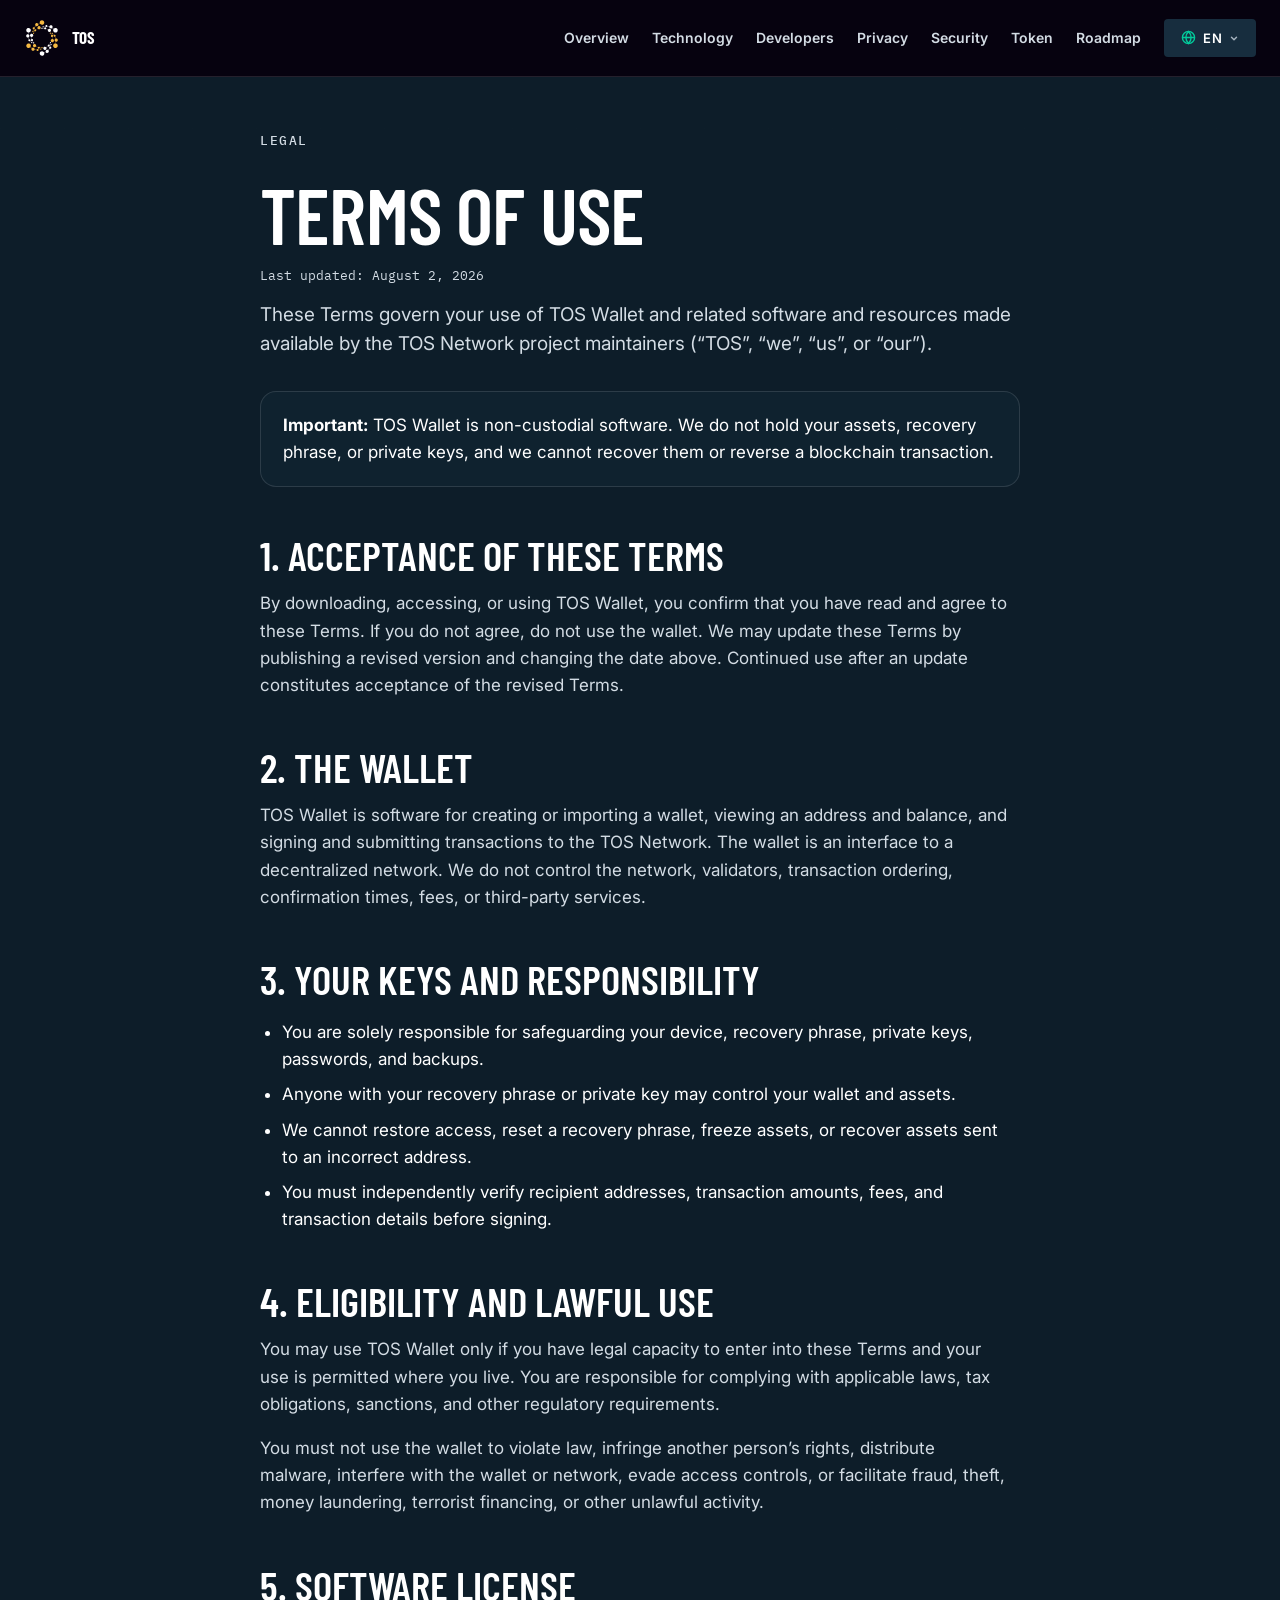
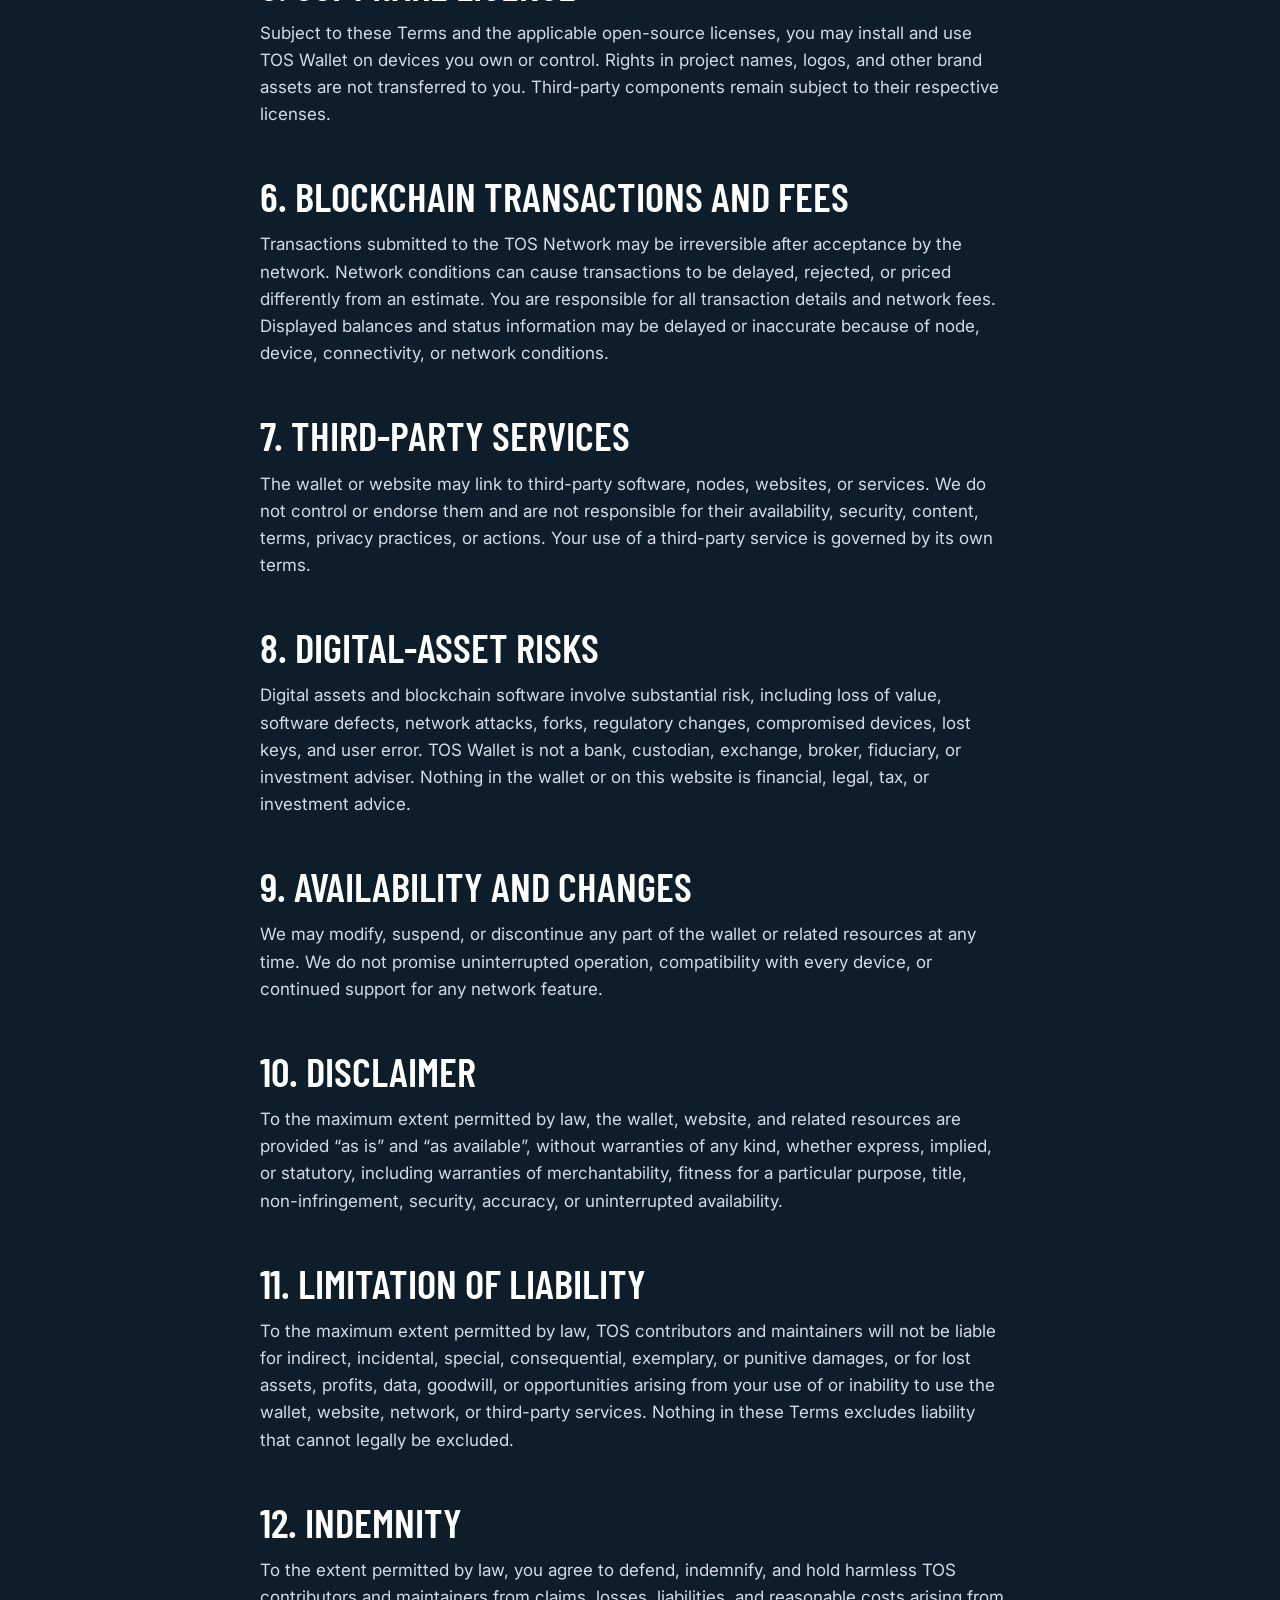
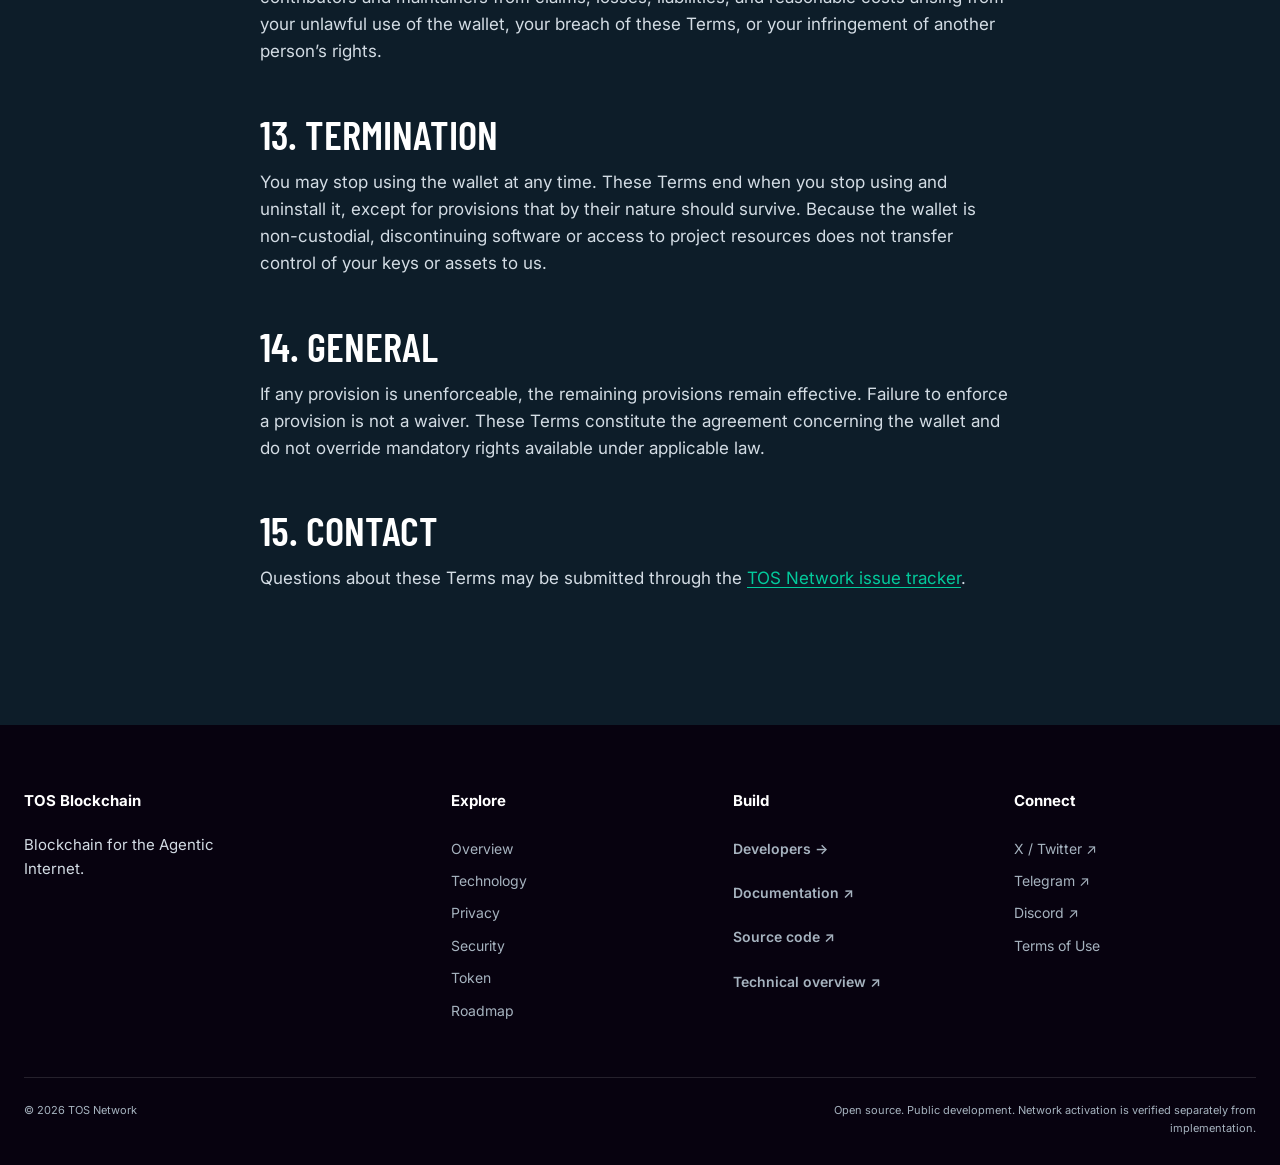
<file: terms.html>
<!doctype html>
<html lang="en">
  <head>
    <meta charset="UTF-8" />
    <meta name="viewport" content="width=device-width, initial-scale=1.0" />
    <meta
      name="description"
      content="Terms of Use for TOS Wallet and related TOS Network software."
    />
    <meta name="theme-color" content="#020611" />
    <title>Terms of Use — TOS Network</title>
    <link rel="icon" href="favicon.ico" />
    <link rel="canonical" href="https://tos.network/terms" />
    <link rel="preconnect" href="https://fonts.googleapis.com" />
    <link rel="preconnect" href="https://fonts.gstatic.com" crossorigin />
    <link
      href="https://fonts.googleapis.com/css2?family=Barlow+Condensed:wght@500;600;700&amp;family=Inter:wght@400;500;600;700&amp;family=IBM+Plex+Mono:wght@400;500;600&amp;display=swap"
      rel="stylesheet"
    />
    <link rel="stylesheet" href="css/investor-home.css?v=20260828e" />
    <link rel="stylesheet" href="css/design-system.css?v=20260828e" />
    <style>
      /* Page-specific rhythm only. Colour, type scale, shape and focus all
           come from the shared sheets above — this page used to ship its own
           palette and its own two typefaces. */
      .legal-shell {
        width: var(--shell-narrow);
        margin-inline: auto;
      }

      .legal-header {
        border-bottom: 1px solid var(--line);
        background: rgba(2, 6, 17, 0.94);
      }
      .legal-header .brand {
        min-height: 72px;
        display: flex;
        align-items: center;
        gap: 12px;
      }
      .legal-header .brand span {
        font-family: var(--font-display);
        font-size: 18px;
        font-weight: 600;
      }

      main {
        padding: clamp(56px, 8vw, 88px) 0 var(--space-section);
      }

      .legal-body h1 {
        margin: 14px 0 10px;
      }
      .legal-body h2 {
        margin: 44px 0 12px;
        font-size: var(--text-2xl);
      }
      .legal-body .updated {
        color: var(--muted-strong);
        font-family: var(--font-mono);
        font-size: var(--text-xs);
      }
      .legal-body .intro {
        font-size: var(--text-md);
        line-height: 1.55;
        color: var(--muted-strong);
      }
      .legal-body a {
        color: var(--cyan);
        text-decoration: underline;
        text-underline-offset: 3px;
      }

      .notice {
        margin: 32px 0;
        padding: 20px 22px;
        border: 1px solid var(--line);
        border-radius: var(--radius-lg);
        background: rgba(16, 36, 49, 0.82);
      }

      .legal-body ol,
      .legal-body ul {
        padding-left: 22px;
        max-width: 68ch;
      }
      .legal-body li + li {
        margin-top: 8px;
      }

      .legal-footer {
        padding: 28px 0;
        border-top: 1px solid var(--line);
        color: var(--muted-strong);
        font-size: var(--text-xs);
      }
    </style>
    <link rel="stylesheet" href="css/lang-switcher.css?v=20260805b" />
    <link rel="stylesheet" href="css/blockchain.css?v=20261003k" />
  </head>
  <body class="blockchain-page chain-terms">
    <header class="site-header" id="siteHeader">
      <div class="shell nav-shell">
        <a class="brand" href="index.html" aria-label="TOS Blockchain home"
          ><img src="img/logo-navbar.svg" alt="" width="36" height="36" /><span
            >TOS</span
          ></a
        ><button
          class="nav-toggle"
          id="navToggle"
          type="button"
          aria-label="Open navigation"
          aria-expanded="false"
          aria-controls="siteNav"
        >
          <span></span><span></span>
        </button>
        <nav class="site-nav" id="siteNav" aria-label="Primary navigation">
          <a href="overview.html"
            ><span data-i18n="nav.overview">Overview</span></a
          ><a href="foundation.html"
            ><span data-i18n="nav.foundation">Technology</span></a
          ><a href="platform.html"
            ><span data-i18n="nav.platform">Developers</span></a
          ><a href="privacy.html"
            ><span data-i18n="nav.privacy">Privacy</span></a
          ><a href="pq.html"><span data-i18n="nav.pq">Security</span></a
          ><a href="token.html"><span data-i18n="nav.token">Token</span></a
          ><a href="roadmap.html"
            ><span data-i18n="nav.roadmap">Roadmap</span></a
          >
          <div class="lang-switcher" id="langSwitcher">
            <button
              class="lang-toggle nav-cta"
              id="langToggle"
              type="button"
              aria-haspopup="listbox"
              aria-expanded="false"
              aria-label="Select language"
            >
              <svg
                class="lang-globe"
                width="15"
                height="15"
                viewBox="0 0 16 16"
                fill="none"
                aria-hidden="true"
              >
                <circle
                  cx="8"
                  cy="8"
                  r="6.5"
                  stroke="currentColor"
                  stroke-width="1.5"
                />
                <path
                  d="M1.5 8h13M8 1.5c1.8 1.8 2.8 4 2.8 6.5s-1 4.7-2.8 6.5c-1.8-1.8-2.8-4-2.8-6.5S6.2 3.3 8 1.5Z"
                  stroke="currentColor"
                  stroke-width="1.5"
                />
              </svg>
              <span class="lang-toggle-code" id="langToggleCode">EN</span>
              <svg
                class="lang-caret"
                width="10"
                height="10"
                viewBox="0 0 12 12"
                fill="none"
                aria-hidden="true"
              >
                <path
                  d="M3 5L6 8L9 5"
                  stroke="currentColor"
                  stroke-width="1.7"
                  stroke-linecap="round"
                  stroke-linejoin="round"
                />
              </svg>
            </button>
            <div class="lang-backdrop" id="langBackdrop"></div>
            <ul
              class="lang-dropdown"
              id="langDropdown"
              role="listbox"
              aria-label="Language"
              aria-hidden="true"
            >
              <li
                role="option"
                class="lang-option is-active"
                data-lang="en"
                aria-selected="true"
              >
                <span class="lang-option-name">English</span
                ><span class="lang-option-code">EN</span>
              </li>
              <li
                role="option"
                class="lang-option"
                data-lang="zh"
                aria-selected="false"
              >
                <span class="lang-option-name">中文</span
                ><span class="lang-option-code">ZH</span>
              </li>
              <li
                role="option"
                class="lang-option"
                data-lang="ja"
                aria-selected="false"
              >
                <span class="lang-option-name">日本語</span
                ><span class="lang-option-code">JA</span>
              </li>
              <li
                role="option"
                class="lang-option"
                data-lang="ko"
                aria-selected="false"
              >
                <span class="lang-option-name">한국어</span
                ><span class="lang-option-code">KO</span>
              </li>
            </ul>
          </div>
        </nav>
      </div>
    </header>

    <main class="legal-shell legal-body">
      <p class="eyebrow">Legal</p>
      <h1>Terms of Use</h1>
      <p class="updated">Last updated: August 2, 2026</p>
      <p class="intro">
        These Terms govern your use of TOS Wallet and related software and
        resources made available by the TOS Network project maintainers (“TOS”,
        “we”, “us”, or “our”).
      </p>

      <div class="notice">
        <strong>Important:</strong> TOS Wallet is non-custodial software. We do
        not hold your assets, recovery phrase, or private keys, and we cannot
        recover them or reverse a blockchain transaction.
      </div>

      <h2>1. Acceptance of these Terms</h2>
      <p>
        By downloading, accessing, or using TOS Wallet, you confirm that you
        have read and agree to these Terms. If you do not agree, do not use the
        wallet. We may update these Terms by publishing a revised version and
        changing the date above. Continued use after an update constitutes
        acceptance of the revised Terms.
      </p>

      <h2>2. The wallet</h2>
      <p>
        TOS Wallet is software for creating or importing a wallet, viewing an
        address and balance, and signing and submitting transactions to the TOS
        Network. The wallet is an interface to a decentralized network. We do
        not control the network, validators, transaction ordering, confirmation
        times, fees, or third-party services.
      </p>

      <h2>3. Your keys and responsibility</h2>
      <ul>
        <li>
          You are solely responsible for safeguarding your device, recovery
          phrase, private keys, passwords, and backups.
        </li>
        <li>
          Anyone with your recovery phrase or private key may control your
          wallet and assets.
        </li>
        <li>
          We cannot restore access, reset a recovery phrase, freeze assets, or
          recover assets sent to an incorrect address.
        </li>
        <li>
          You must independently verify recipient addresses, transaction
          amounts, fees, and transaction details before signing.
        </li>
      </ul>

      <h2>4. Eligibility and lawful use</h2>
      <p>
        You may use TOS Wallet only if you have legal capacity to enter into
        these Terms and your use is permitted where you live. You are
        responsible for complying with applicable laws, tax obligations,
        sanctions, and other regulatory requirements.
      </p>
      <p>
        You must not use the wallet to violate law, infringe another person’s
        rights, distribute malware, interfere with the wallet or network, evade
        access controls, or facilitate fraud, theft, money laundering, terrorist
        financing, or other unlawful activity.
      </p>

      <h2>5. Software license</h2>
      <p>
        Subject to these Terms and the applicable open-source licenses, you may
        install and use TOS Wallet on devices you own or control. Rights in
        project names, logos, and other brand assets are not transferred to you.
        Third-party components remain subject to their respective licenses.
      </p>

      <h2>6. Blockchain transactions and fees</h2>
      <p>
        Transactions submitted to the TOS Network may be irreversible after
        acceptance by the network. Network conditions can cause transactions to
        be delayed, rejected, or priced differently from an estimate. You are
        responsible for all transaction details and network fees. Displayed
        balances and status information may be delayed or inaccurate because of
        node, device, connectivity, or network conditions.
      </p>

      <h2>7. Third-party services</h2>
      <p>
        The wallet or website may link to third-party software, nodes, websites,
        or services. We do not control or endorse them and are not responsible
        for their availability, security, content, terms, privacy practices, or
        actions. Your use of a third-party service is governed by its own terms.
      </p>

      <h2>8. Digital-asset risks</h2>
      <p>
        Digital assets and blockchain software involve substantial risk,
        including loss of value, software defects, network attacks, forks,
        regulatory changes, compromised devices, lost keys, and user error. TOS
        Wallet is not a bank, custodian, exchange, broker, fiduciary, or
        investment adviser. Nothing in the wallet or on this website is
        financial, legal, tax, or investment advice.
      </p>

      <h2>9. Availability and changes</h2>
      <p>
        We may modify, suspend, or discontinue any part of the wallet or related
        resources at any time. We do not promise uninterrupted operation,
        compatibility with every device, or continued support for any network
        feature.
      </p>

      <h2>10. Disclaimer</h2>
      <p>
        To the maximum extent permitted by law, the wallet, website, and related
        resources are provided “as is” and “as available”, without warranties of
        any kind, whether express, implied, or statutory, including warranties
        of merchantability, fitness for a particular purpose, title,
        non-infringement, security, accuracy, or uninterrupted availability.
      </p>

      <h2>11. Limitation of liability</h2>
      <p>
        To the maximum extent permitted by law, TOS contributors and maintainers
        will not be liable for indirect, incidental, special, consequential,
        exemplary, or punitive damages, or for lost assets, profits, data,
        goodwill, or opportunities arising from your use of or inability to use
        the wallet, website, network, or third-party services. Nothing in these
        Terms excludes liability that cannot legally be excluded.
      </p>

      <h2>12. Indemnity</h2>
      <p>
        To the extent permitted by law, you agree to defend, indemnify, and hold
        harmless TOS contributors and maintainers from claims, losses,
        liabilities, and reasonable costs arising from your unlawful use of the
        wallet, your breach of these Terms, or your infringement of another
        person’s rights.
      </p>

      <h2>13. Termination</h2>
      <p>
        You may stop using the wallet at any time. These Terms end when you stop
        using and uninstall it, except for provisions that by their nature
        should survive. Because the wallet is non-custodial, discontinuing
        software or access to project resources does not transfer control of
        your keys or assets to us.
      </p>

      <h2>14. General</h2>
      <p>
        If any provision is unenforceable, the remaining provisions remain
        effective. Failure to enforce a provision is not a waiver. These Terms
        constitute the agreement concerning the wallet and do not override
        mandatory rights available under applicable law.
      </p>

      <h2>15. Contact</h2>
      <p>
        Questions about these Terms may be submitted through the
        <a href="https://github.com/tosnetwork/tos/issues"
          >TOS Network issue tracker</a
        >.
      </p>
    </main>

    <footer class="chain-footer">
      <div class="shell">
        <div class="chain-footer-grid">
          <div>
            <strong>TOS Blockchain</strong>
            <p data-i18n="footer.tag">Blockchain for the Agentic Internet.</p>
          </div>
          <div>
            <strong><span data-i18n="footer.explore">Explore</span></strong
            ><a href="overview.html"
              ><span data-i18n="nav.overview">Overview</span></a
            ><a href="foundation.html"
              ><span data-i18n="nav.foundation">Technology</span></a
            ><a href="privacy.html"
              ><span data-i18n="nav.privacy">Privacy</span></a
            ><a href="pq.html"><span data-i18n="nav.pq">Security</span></a
            ><a href="token.html"><span data-i18n="nav.token">Token</span></a
            ><a href="roadmap.html"
              ><span data-i18n="nav.roadmap">Roadmap</span></a
            >
          </div>
          <div>
            <strong><span data-i18n="footer.build">Build</span></strong
            ><a class="text-link" href="platform.html"
              ><span data-i18n="nav.platform">Developers</span> →</a
            ><a
              class="text-link"
              href="https://github.com/tosnetwork/tos/tree/main/doc"
              target="_blank"
              rel="noopener"
              ><span data-i18n="docs">Documentation</span> ↗</a
            ><a
              class="text-link"
              href="https://github.com/tosnetwork/tos"
              target="_blank"
              rel="noopener"
              ><span data-i18n="source">Source code</span> ↗</a
            ><a
              class="text-link"
              href="https://github.com/tosnetwork/tos/blob/main/doc/pq.pdf"
              target="_blank"
              rel="noopener"
              ><span data-i18n="paper">Technical overview</span> ↗</a
            >
          </div>
          <div>
            <strong><span data-i18n="footer.connect">Connect</span></strong
            ><a href="https://x.com/tos_network" target="_blank" rel="noopener"
              >X / Twitter ↗</a
            ><a href="https://t.me/tos_network" target="_blank" rel="noopener"
              >Telegram ↗</a
            ><a
              href="https://discord.tos.network"
              target="_blank"
              rel="noopener"
              >Discord ↗</a
            ><a href="terms.html"
              ><span data-i18n="terms">Terms of Use</span></a
            >
          </div>
        </div>
        <div class="chain-footer-bottom">
          <span>© <span id="currentYear">2026</span> TOS Network</span
          ><span data-i18n="footer.note"
            >Open source. Public development. Network activation is verified
            separately from implementation.</span
          >
        </div>
      </div>
    </footer>
    <script src="js/i18n.js?v=20261003c"></script>
    <script src="js/lang-switcher.js?v=20260805a"></script>
    <script src="js/blockchain.js?v=20261003a"></script>
  </body>
</html>
</file>
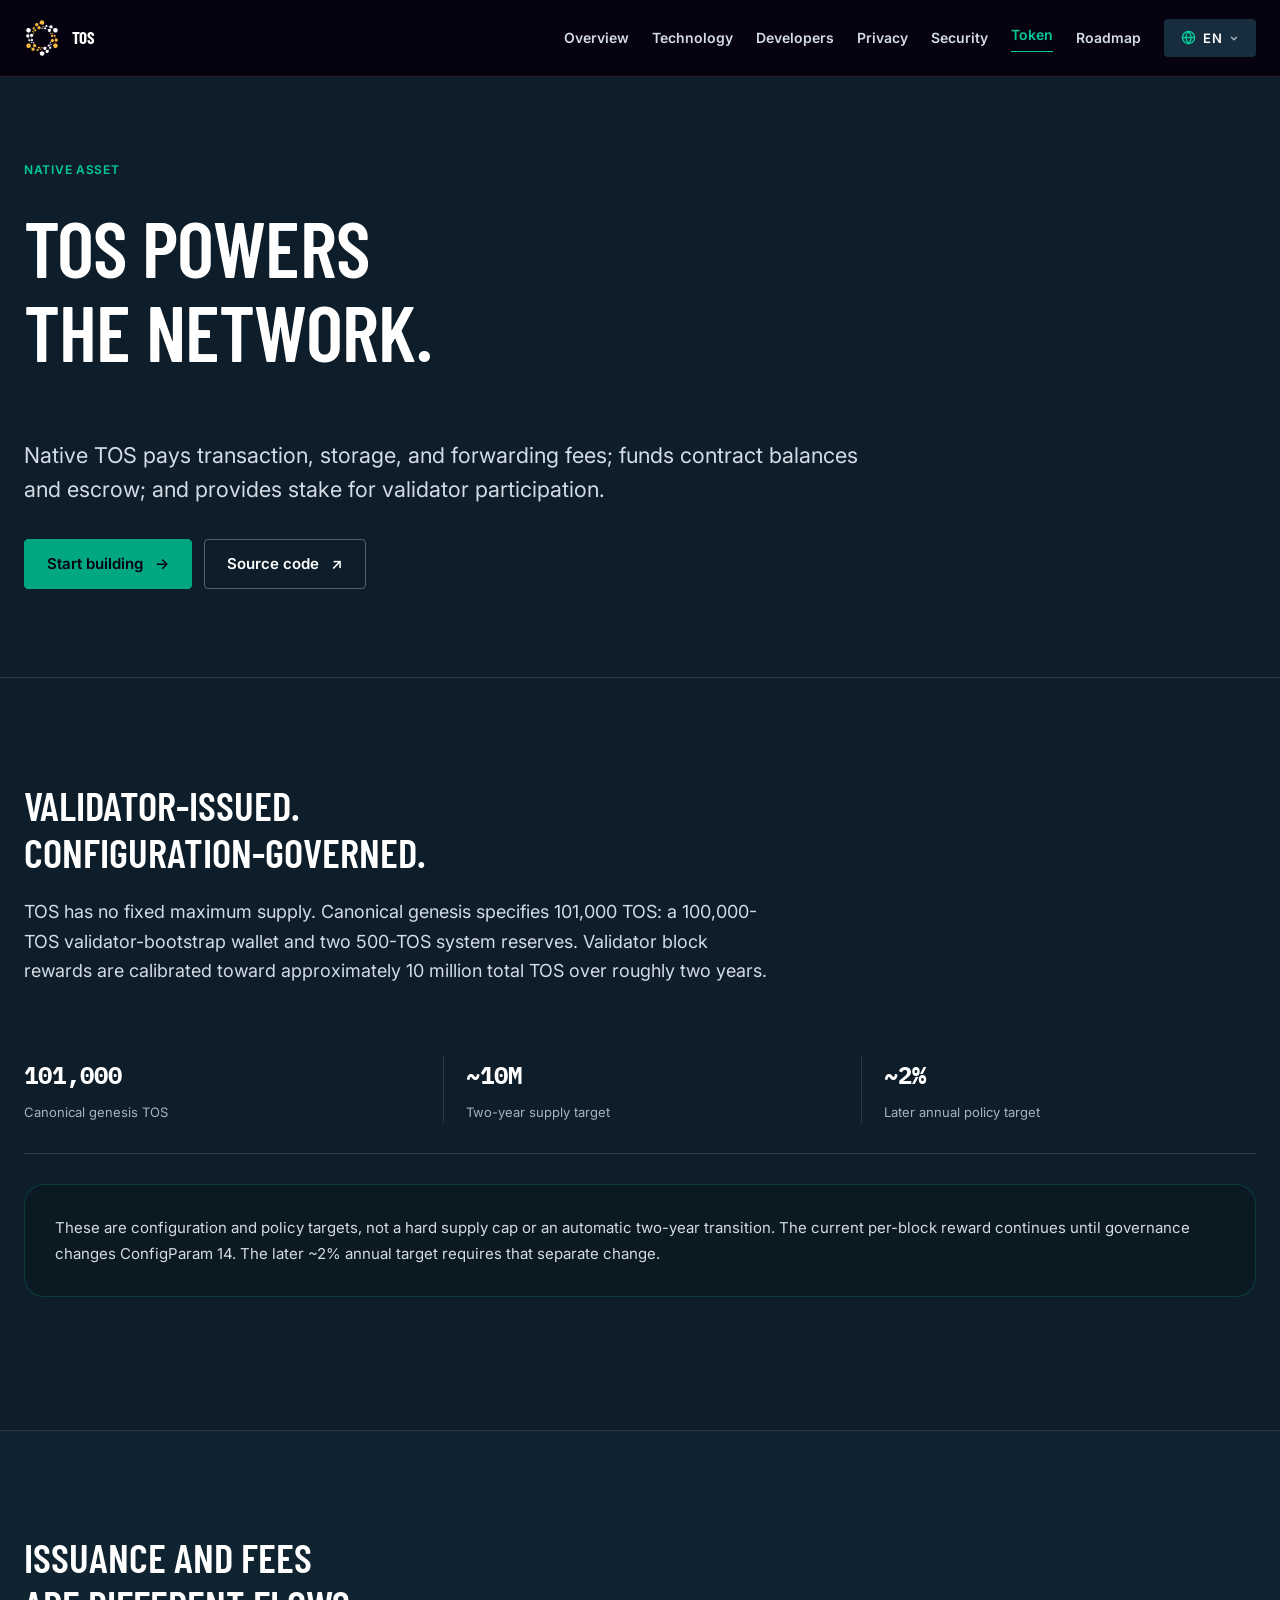
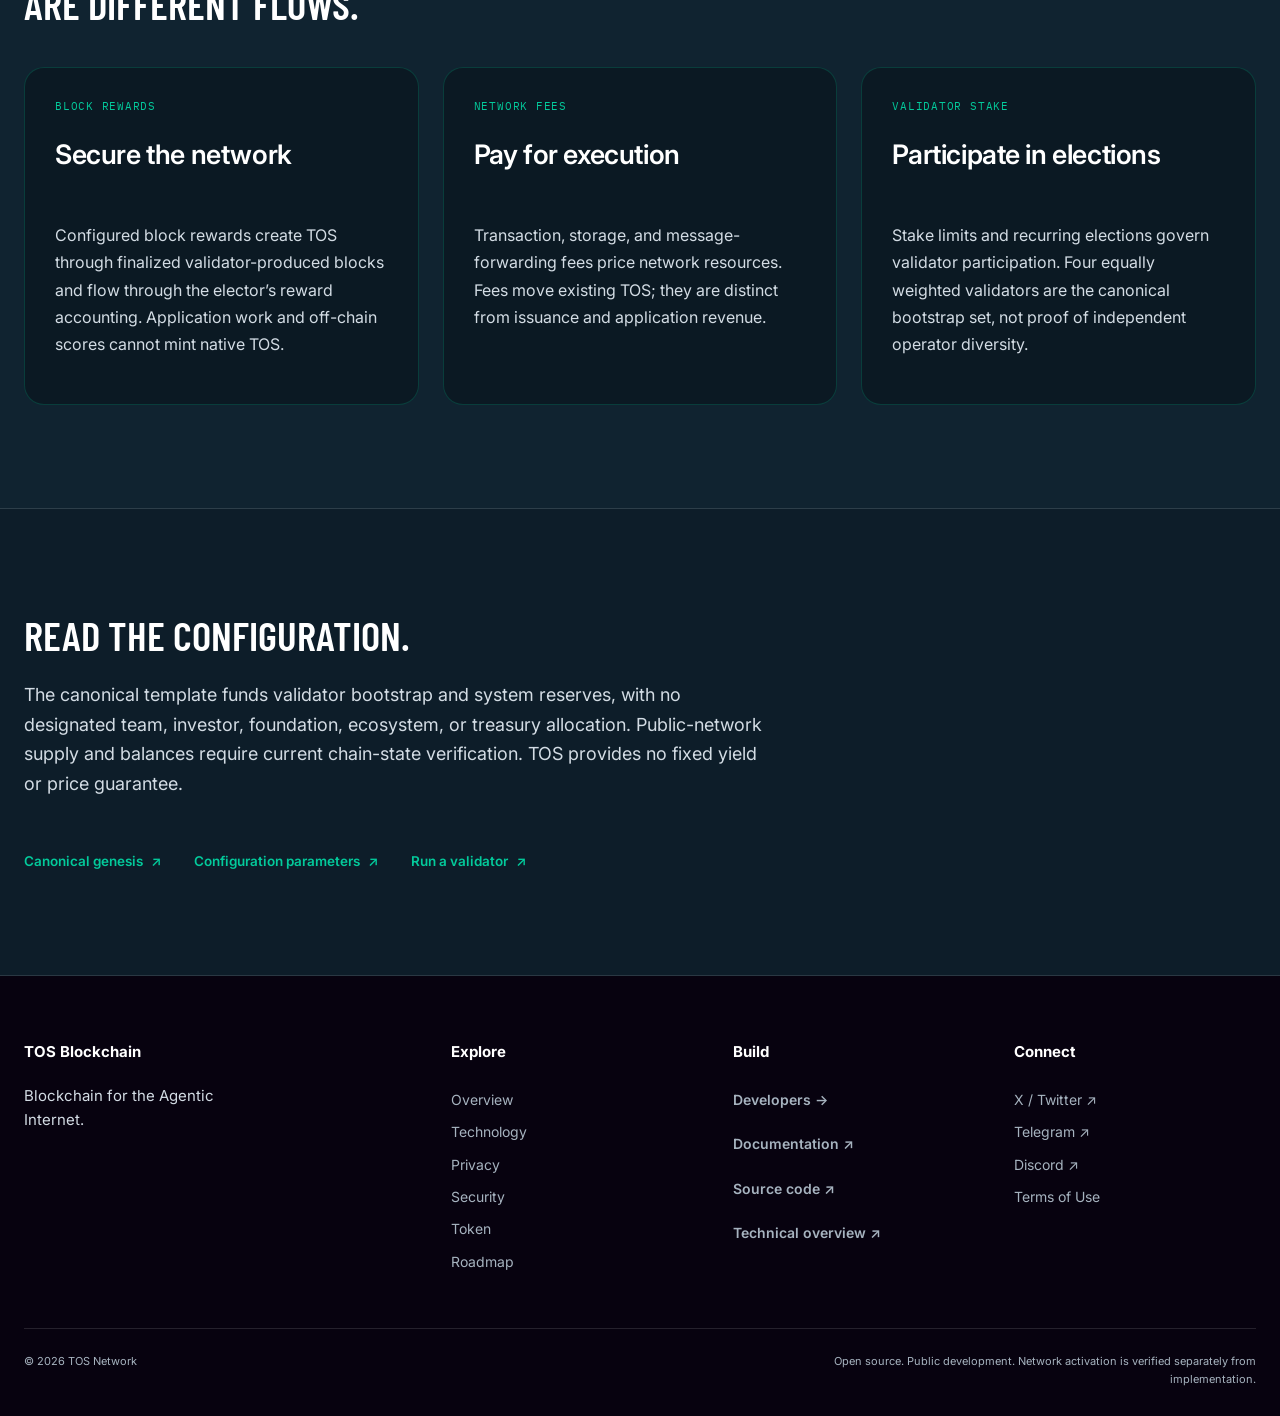
<file: token.html>
<!doctype html>
<html lang="en">
  <head>
    <meta charset="UTF-8" />
    <meta name="viewport" content="width=device-width, initial-scale=1.0" />
    <meta
      name="description"
      content="Native TOS: network fees, validator stake, contract funding, canonical genesis allocations, block-reward issuance, and governance-controlled supply policy."
    />
    <meta name="theme-color" content="#0d1d29" />
    <meta property="og:type" content="website" />
    <meta property="og:site_name" content="TOS Blockchain" />
    <meta property="og:title" content="TOS Blockchain | Native Token" />
    <meta
      property="og:description"
      content="Native TOS: network fees, validator stake, contract funding, canonical genesis allocations, block-reward issuance, and governance-controlled supply policy."
    />
    <meta property="og:url" content="https://tos.network/token" />
    <meta property="og:image" content="https://tos.network/img/800x800.png" />
    <meta name="twitter:card" content="summary" />
    <meta name="twitter:site" content="@tos_network" />
    <meta name="twitter:title" content="TOS Blockchain | Native Token" />
    <meta
      name="twitter:description"
      content="Native TOS: network fees, validator stake, contract funding, canonical genesis allocations, block-reward issuance, and governance-controlled supply policy."
    />
    <meta name="twitter:image" content="https://tos.network/img/800x800.png" />
    <title>TOS Blockchain | Native Token</title>
    <link rel="canonical" href="https://tos.network/token" />
    <link rel="icon" href="favicon.ico" />
    <link rel="sitemap" type="application/xml" href="sitemap.xml" />
    <link rel="preconnect" href="https://fonts.googleapis.com" />
    <link rel="preconnect" href="https://fonts.gstatic.com" crossorigin />
    <link
      href="https://fonts.googleapis.com/css2?family=Barlow+Condensed:wght@500;600;700&amp;family=Inter:wght@400;500;600;700&amp;family=IBM+Plex+Mono:wght@400;500;600&amp;display=swap"
      rel="stylesheet"
    />
    <link rel="stylesheet" href="css/investor-home.css?v=20260828e" />
    <link rel="stylesheet" href="css/design-system.css?v=20260828e" />
    <link rel="stylesheet" href="css/lang-switcher.css?v=20260805b" />
    <link rel="stylesheet" href="css/blockchain.css?v=20261003k" />
    <script type="application/ld+json">
      {
        "@context": "https://schema.org",
        "@type": "WebPage",
        "name": "TOS Blockchain | Native Token",
        "url": "https://tos.network/token",
        "description": "Native TOS: network fees, validator stake, contract funding, canonical genesis allocations, block-reward issuance, and governance-controlled supply policy.",
        "isPartOf": {
          "@type": "WebSite",
          "name": "TOS Blockchain",
          "url": "https://tos.network/"
        }
      }
    </script>
  </head>
  <body class="blockchain-page">
    <a class="skip-link" href="#main">Skip to content</a>
    <header class="site-header" id="siteHeader">
      <div class="shell nav-shell">
        <a class="brand" href="index.html" aria-label="TOS Blockchain home"
          ><img src="img/logo-navbar.svg" alt="" width="36" height="36" /><span
            >TOS</span
          ></a
        ><button
          class="nav-toggle"
          id="navToggle"
          type="button"
          aria-label="Open navigation"
          aria-expanded="false"
          aria-controls="siteNav"
        >
          <span></span><span></span>
        </button>
        <nav class="site-nav" id="siteNav" aria-label="Primary navigation">
          <a href="overview.html"
            ><span data-i18n="nav.overview">Overview</span></a
          ><a href="foundation.html"
            ><span data-i18n="nav.foundation">Technology</span></a
          ><a href="platform.html"
            ><span data-i18n="nav.platform">Developers</span></a
          ><a href="privacy.html"
            ><span data-i18n="nav.privacy">Privacy</span></a
          ><a href="pq.html"><span data-i18n="nav.pq">Security</span></a
          ><a href="token.html" aria-current="page"
            ><span data-i18n="nav.token">Token</span></a
          ><a href="roadmap.html"
            ><span data-i18n="nav.roadmap">Roadmap</span></a
          >
          <div class="lang-switcher" id="langSwitcher">
            <button
              class="lang-toggle nav-cta"
              id="langToggle"
              type="button"
              aria-haspopup="listbox"
              aria-expanded="false"
              aria-label="Select language"
            >
              <svg
                class="lang-globe"
                width="15"
                height="15"
                viewBox="0 0 16 16"
                fill="none"
                aria-hidden="true"
              >
                <circle
                  cx="8"
                  cy="8"
                  r="6.5"
                  stroke="currentColor"
                  stroke-width="1.5"
                />
                <path
                  d="M1.5 8h13M8 1.5c1.8 1.8 2.8 4 2.8 6.5s-1 4.7-2.8 6.5c-1.8-1.8-2.8-4-2.8-6.5S6.2 3.3 8 1.5Z"
                  stroke="currentColor"
                  stroke-width="1.5"
                />
              </svg>
              <span class="lang-toggle-code" id="langToggleCode">EN</span>
              <svg
                class="lang-caret"
                width="10"
                height="10"
                viewBox="0 0 12 12"
                fill="none"
                aria-hidden="true"
              >
                <path
                  d="M3 5L6 8L9 5"
                  stroke="currentColor"
                  stroke-width="1.7"
                  stroke-linecap="round"
                  stroke-linejoin="round"
                />
              </svg>
            </button>
            <div class="lang-backdrop" id="langBackdrop"></div>
            <ul
              class="lang-dropdown"
              id="langDropdown"
              role="listbox"
              aria-label="Language"
              aria-hidden="true"
            >
              <li
                role="option"
                class="lang-option is-active"
                data-lang="en"
                aria-selected="true"
              >
                <span class="lang-option-name">English</span
                ><span class="lang-option-code">EN</span>
              </li>
              <li
                role="option"
                class="lang-option"
                data-lang="zh"
                aria-selected="false"
              >
                <span class="lang-option-name">中文</span
                ><span class="lang-option-code">ZH</span>
              </li>
              <li
                role="option"
                class="lang-option"
                data-lang="ja"
                aria-selected="false"
              >
                <span class="lang-option-name">日本語</span
                ><span class="lang-option-code">JA</span>
              </li>
              <li
                role="option"
                class="lang-option"
                data-lang="ko"
                aria-selected="false"
              >
                <span class="lang-option-name">한국어</span
                ><span class="lang-option-code">KO</span>
              </li>
            </ul>
          </div>
        </nav>
      </div>
    </header>
    <main id="main">
      <section class="chain-hero">
        <div class="shell chain-hero-grid">
          <div class="chain-hero-copy">
            <p data-i18n="token.k" class="eyebrow">Native asset</p>
            <h1 data-i18n="token.h">TOS powers<br />the network.</h1>
            <p data-i18n="token.d" class="chain-lede">
              Native TOS pays transaction, storage, and forwarding fees; funds
              contract balances and escrow; and provides stake for validator
              participation.
            </p>
            <div class="chain-actions">
              <a class="button button-primary" href="platform.html"
                ><span data-i18n="start">Start building</span> →</a
              ><a
                class="button button-secondary"
                href="https://github.com/tosnetwork/tos"
                target="_blank"
                rel="noopener"
                ><span data-i18n="source">Source code</span> ↗</a
              >
            </div>
          </div>
        </div>
      </section>
      <section class="chain-section">
        <div class="shell">
          <div class="chain-section-head">
            <h2 data-i18n="token.issuance.h">
              Validator-issued.<br />Configuration-governed.
            </h2>
            <p data-i18n="token.issuance.d">
              TOS has no fixed maximum supply. Canonical genesis specifies
              101,000 TOS: a 100,000-TOS validator-bootstrap wallet and two
              500-TOS system reserves. Validator block rewards are calibrated
              toward approximately 10 million total TOS over roughly two years.
            </p>
          </div>
          <div class="chain-spec-strip chain-spec-inline">
            <div>
              <strong>101,000</strong
              ><span data-i18n="token.genesis">Canonical genesis TOS</span>
            </div>
            <div>
              <strong>~10M</strong
              ><span data-i18n="token.target">Two-year supply target</span>
            </div>
            <div>
              <strong>~2%</strong
              ><span data-i18n="token.policy">Later annual policy target</span>
            </div>
          </div>
          <aside class="chain-note">
            <p data-i18n="token.schedule">
              These are configuration and policy targets, not a hard supply cap
              or an automatic two-year transition. The current per-block reward
              continues until governance changes ConfigParam 14. The later ~2%
              annual target requires that separate change.
            </p>
          </aside>
        </div>
      </section>
      <section class="chain-section chain-section-tint">
        <div class="shell">
          <div class="chain-section-head">
            <h2 data-i18n="token.flows.h">
              Issuance and fees<br />are different flows.
            </h2>
          </div>
          <div class="chain-card-grid">
            <article class="chain-card">
              <span class="chain-card-number">BLOCK REWARDS</span>
              <h3 data-i18n="token.reward.h">Secure the network</h3>
              <p data-i18n="token.reward.d">
                Configured block rewards create TOS through finalized
                validator-produced blocks and flow through the elector’s reward
                accounting. Application work and off-chain scores cannot mint
                native TOS.
              </p>
            </article>
            <article class="chain-card">
              <span class="chain-card-number">NETWORK FEES</span>
              <h3 data-i18n="token.fee.h">Pay for execution</h3>
              <p data-i18n="token.fee.d">
                Transaction, storage, and message-forwarding fees price network
                resources. Fees move existing TOS; they are distinct from
                issuance and application revenue.
              </p>
            </article>
            <article class="chain-card">
              <span class="chain-card-number">VALIDATOR STAKE</span>
              <h3 data-i18n="token.stake.h">Participate in elections</h3>
              <p data-i18n="token.stake.d">
                Stake limits and recurring elections govern validator
                participation. Four equally weighted validators are the
                canonical bootstrap set, not proof of independent operator
                diversity.
              </p>
            </article>
          </div>
        </div>
      </section>
      <section class="chain-section">
        <div class="shell">
          <div class="chain-section-head">
            <h2 data-i18n="token.source.h">Read the configuration.</h2>
            <p data-i18n="token.source.d">
              The canonical template funds validator bootstrap and system
              reserves, with no designated team, investor, foundation,
              ecosystem, or treasury allocation. Public-network supply and
              balances require current chain-state verification. TOS provides no
              fixed yield or price guarantee.
            </p>
          </div>
          <div class="chain-source-links">
            <a
              class="text-link"
              href="https://github.com/tosnetwork/tos/blob/main/crypto/smartcont/gen-zerostate.fif"
              target="_blank"
              rel="noopener"
              ><span data-i18n="ref.genesis">Canonical genesis</span> ↗</a
            ><a
              class="text-link"
              href="https://github.com/tosnetwork/tos/blob/main/doc/ConfigParam.md"
              target="_blank"
              rel="noopener"
              ><span data-i18n="ref.config">Configuration parameters</span>
              ↗</a
            ><a
              class="text-link"
              href="https://github.com/tosnetwork/tos/blob/main/doc/Validator.md"
              target="_blank"
              rel="noopener"
              ><span data-i18n="validator.link">Run a validator</span> ↗</a
            >
          </div>
        </div>
      </section>
    </main>
    <footer class="chain-footer">
      <div class="shell">
        <div class="chain-footer-grid">
          <div>
            <strong>TOS Blockchain</strong>
            <p data-i18n="footer.tag">Blockchain for the Agentic Internet.</p>
          </div>
          <div>
            <strong><span data-i18n="footer.explore">Explore</span></strong
            ><a href="overview.html"
              ><span data-i18n="nav.overview">Overview</span></a
            ><a href="foundation.html"
              ><span data-i18n="nav.foundation">Technology</span></a
            ><a href="privacy.html"
              ><span data-i18n="nav.privacy">Privacy</span></a
            ><a href="pq.html"><span data-i18n="nav.pq">Security</span></a
            ><a href="token.html"><span data-i18n="nav.token">Token</span></a
            ><a href="roadmap.html"
              ><span data-i18n="nav.roadmap">Roadmap</span></a
            >
          </div>
          <div>
            <strong><span data-i18n="footer.build">Build</span></strong
            ><a class="text-link" href="platform.html"
              ><span data-i18n="nav.platform">Developers</span> →</a
            ><a
              class="text-link"
              href="https://github.com/tosnetwork/tos/tree/main/doc"
              target="_blank"
              rel="noopener"
              ><span data-i18n="docs">Documentation</span> ↗</a
            ><a
              class="text-link"
              href="https://github.com/tosnetwork/tos"
              target="_blank"
              rel="noopener"
              ><span data-i18n="source">Source code</span> ↗</a
            ><a
              class="text-link"
              href="https://github.com/tosnetwork/tos/blob/main/doc/pq.pdf"
              target="_blank"
              rel="noopener"
              ><span data-i18n="paper">Technical overview</span> ↗</a
            >
          </div>
          <div>
            <strong><span data-i18n="footer.connect">Connect</span></strong
            ><a href="https://x.com/tos_network" target="_blank" rel="noopener"
              >X / Twitter ↗</a
            ><a href="https://t.me/tos_network" target="_blank" rel="noopener"
              >Telegram ↗</a
            ><a
              href="https://discord.tos.network"
              target="_blank"
              rel="noopener"
              >Discord ↗</a
            ><a href="terms.html"
              ><span data-i18n="terms">Terms of Use</span></a
            >
          </div>
        </div>
        <div class="chain-footer-bottom">
          <span>© <span id="currentYear">2026</span> TOS Network</span
          ><span data-i18n="footer.note"
            >Open source. Public development. Network activation is verified
            separately from implementation.</span
          >
        </div>
      </div>
    </footer>
    <script src="js/i18n.js?v=20261003c"></script>
    <script src="js/lang-switcher.js?v=20260805a"></script>
    <script src="js/blockchain.js?v=20261003a"></script>
  </body>
</html>
</file>
<file: css/investor-home.css>
/* Metric-matched fallback for the display face.

   The site loads Archivo with font-display: swap, so the headline first paints
   in a system face and then re-lays out when Archivo arrives. Measured at 62px,
   "Where autonomous Intent" is 735.8px in Archivo and 765.8px in Helvetica Neue
   — a 4.1% reflow on the largest text on the page. size-adjust scales the
   fallback to Archivo's advance width so the swap lands in place instead of
   snapping. The body face needs no equivalent: IBM Plex Sans and Helvetica Neue
   already agree to within 0.1%. */
@font-face {
    font-family: "Archivo Fallback";
    src: local("Helvetica Neue"), local("Helvetica"), local("Arial");
    size-adjust: 96.1%;
    ascent-override: 92%;
    descent-override: 24%;
    line-gap-override: 0%;
}

:root {
    /* The site commits to a dark appearance. Declaring it keeps browser-drawn
       chrome — scrollbars, form controls, spinners — from rendering light
       against it. */
    color-scheme: dark;

    --ink: #ffffff;
    --muted: #9fa7ad;
    --muted-strong: #d2d7da;
    --navy-950: #06121b;
    --navy-900: #081721;
    --navy-850: #0b1923;
    --navy-800: #102431;
    --line: rgba(255, 255, 255, 0.12);
    --line-strong: rgba(3, 202, 155, 0.34);
    --cyan: #03ca9b;
    --cyan-bright: #74e5c9;
    /* Lifted from #299a99, which reached only 4.68:1 on the card surface.
       Dark interfaces want 7:1 for custom foreground colors, not 4.5:1. */
    --blue: #40c0be;
    --mint: #03ca9b;
    --gold: #d8b76b;
    --danger: #ff8f8f;

    /* Type roles. Display carries headline authority, body carries the
       institutional register, mono carries on-chain data. */
    --font-display: "Archivo", "Archivo Fallback", "Helvetica Neue", Arial, sans-serif;
    --font-body: "IBM Plex Sans", "Helvetica Neue", Arial, sans-serif;
    --font-mono: "IBM Plex Mono", ui-monospace, "SFMono-Regular", Consolas, monospace;

    /* Type ladder.

       Eleven rungs with names that say what they are for, replacing the thirty
       ad-hoc pixel sizes this sheet used to carry. The point of a scale is not
       the ratio between rungs — it is that a size can only be chosen from the
       ladder, so two things that look the same size are the same size. Large
       numerals in the metric cards ride the same top rungs as display headings
       rather than keeping a private set. */
--text-2xs:  clamp(10px, 0.585rem + 0.167vw, 11.5px);
    --text-xs:   clamp(12px, 0.710rem + 0.167vw, 13.5px);
    --text-sm:   clamp(13.5px, 0.778rem + 0.278vw, 16px);
    --text-base: clamp(15px, 0.885rem + 0.222vw, 17px);
    --text-md:   clamp(16.5px, 0.965rem + 0.278vw, 19px);
    --text-lg:   clamp(18px, 1.046rem + 0.333vw, 21px);
    --text-xl:   clamp(20px, 1.144rem + 0.444vw, 24px);
    --text-2xl:  clamp(22px, 1.164rem + 0.889vw, 30px);
    --text-3xl:  clamp(28px, 1.433rem + 1.333vw, 40px);
    --text-4xl:  clamp(32px, 1.419rem + 2.444vw, 54px);
    --text-5xl:  clamp(38px, 1.742rem + 2.667vw, 62px);


    /* Spacing ladder.

       Sixty-three distinct pixel gaps became eleven rungs. Negative space is
       how grouping is expressed, so gaps that differ by one or two pixels are
       not a finer distinction — they are noise that makes "these two belong
       together" impossible to say. */
    --space-1: 4px;
    --space-2: 8px;
    --space-3: 12px;
    --space-4: 16px;
    --space-5: 20px;
    --space-6: 24px;
    --space-7: 32px;
    --space-8: 40px;
    --space-9: 48px;
    --space-10: 64px;
    --space-11: 80px;

    --space-section: clamp(72px, 9vw, 120px);
    --space-section-lg: clamp(96px, 12vw, 168px);

    --shell: min(1240px, calc(100vw - 48px));
    --shell-narrow: min(760px, calc(100vw - 48px));

    /* Shape lock: controls 8px, cards 12px, panels 16px. No pills,
       no mixed systems. Institutional reads tighter than consumer. */
    --radius-control: 8px;
    --radius-sm: 12px;
    --radius-md: 12px;
    --radius-lg: 16px;

    --shadow: 0 24px 64px rgba(0, 0, 0, 0.38);
}

*,
*::before,
*::after {
    box-sizing: border-box;
}

html {
    scroll-behavior: smooth;
    scroll-padding-top: var(--space-11);
}

body {
    margin: 0;
    color: var(--ink);
    background:
        radial-gradient(circle at 85% 6%, rgba(3, 202, 155, 0.085), transparent 28rem),
        radial-gradient(circle at 0% 16%, rgba(41, 154, 153, 0.055), transparent 30rem),
        var(--navy-950);
    font-family: var(--font-body);
    font-size: var(--text-sm);
    line-height: 1.65;
    overflow-x: hidden;
}

body::before {
    content: "";
    position: fixed;
    inset: 0;
    z-index: -1;
    pointer-events: none;
    opacity: 0.2;
    background-image:
        linear-gradient(rgba(255,255,255,0.025) 1px, transparent 1px),
        linear-gradient(90deg, rgba(255,255,255,0.025) 1px, transparent 1px);
    background-size: 64px 64px;
    -webkit-mask-image: linear-gradient(to bottom, black, transparent 72%);
    mask-image: linear-gradient(to bottom, black, transparent 72%);
}

::selection {
    color: #02131d;
    background: var(--cyan);
}

img {
    display: block;
    max-width: 100%;
}

.visually-hidden {
    position: absolute !important;
    width: 1px !important;
    height: 1px !important;
    padding: 0 !important;
    margin: -1px !important;
    overflow: hidden !important;
    clip: rect(0, 0, 0, 0) !important;
    white-space: nowrap !important;
    border: 0 !important;
}

a {
    color: inherit;
    text-decoration: none;
}

button,
a {
    -webkit-tap-highlight-color: transparent;
}

button,
input {
    font: inherit;
}

h1,
h2,
h3,
p {
    margin-top: 0;
}

h1,
h2,
h3 {
    font-family: var(--font-display);
    letter-spacing: -0.03em;
}

.shell {
    width: var(--shell);
    margin-inline: auto;
}

.skip-link {
    position: fixed;
    top: 12px;
    left: 12px;
    z-index: 200;
    padding: var(--space-2) var(--space-4);
    border-radius: 8px;
    color: #00121c;
    background: var(--cyan);
    transform: translateY(-150%);
}

.skip-link:focus {
    transform: translateY(0);
}

.site-header {
    position: fixed;
    top: 0;
    right: 0;
    left: 0;
    z-index: 100;
    border-bottom: 1px solid transparent;
    transition: background 180ms ease, border-color 180ms ease, backdrop-filter 180ms ease;
}

.site-header.is-scrolled {
    border-color: var(--line);
    background: rgba(3, 8, 18, 0.84);
    -webkit-backdrop-filter: blur(20px);
    backdrop-filter: blur(20px);
}

.nav-shell {
    display: flex;
    min-height: 76px;
    align-items: center;
    justify-content: space-between;
    gap: var(--space-5);
}

.brand {
    display: inline-flex;
    flex-shrink: 0;
    align-items: center;
    gap: var(--space-3);
    font-family: var(--font-display);
    font-weight: 700;
    letter-spacing: -0.03em;
    white-space: nowrap;
}

.brand img {
    width: 36px;
    height: 36px;
}

.site-nav {
    display: flex;
    align-items: center;
    gap: var(--space-7);
    min-width: 0;
    overflow: visible;
    scrollbar-width: thin;
    scrollbar-color: var(--line-strong) transparent;
}

.site-nav::-webkit-scrollbar {
    height: 4px;
}

.site-nav::-webkit-scrollbar-track {
    background: transparent;
}

.site-nav::-webkit-scrollbar-thumb {
    background: var(--line-strong);
    border-radius: 4px;
}

.site-nav > a {
    flex-shrink: 0;
    white-space: nowrap;
    color: var(--muted-strong);
    font-size: var(--text-xs);
    font-weight: 600;
    transition: color 160ms ease;
}

.site-nav > a:hover,
.site-nav > a:focus-visible {
    color: var(--cyan-bright);
}

.site-nav .nav-cta {
    position: sticky;
    right: 0;
    z-index: 1;
    flex-shrink: 0;
    padding: var(--space-2) var(--space-4);
    border: 1px solid var(--line-strong);
    border-radius: 999px;
    color: var(--ink);
    background: rgba(6, 14, 26, 0.94);
    -webkit-backdrop-filter: blur(10px);
    backdrop-filter: blur(10px);
}

.nav-toggle {
    display: none;
    width: 44px;
    height: 44px;
    border: 1px solid var(--line);
    border-radius: 12px;
    background: rgba(255,255,255,0.035);
}

.nav-toggle span {
    display: block;
    width: 20px;
    height: 1px;
    margin: 6px auto;
    background: var(--ink);
    transition: transform 160ms ease;
}

.hero {
    position: relative;
    min-height: 890px;
    padding: 166px 0 104px;
    overflow: hidden;
}

.hero::after {
    content: "";
    position: absolute;
    right: -20%;
    bottom: -48%;
    width: 880px;
    height: 880px;
    border-radius: 50%;
    background: radial-gradient(circle, rgba(50, 136, 255, 0.18), rgba(50, 136, 255, 0) 68%);
    pointer-events: none;
}

.hero-grid {
    position: absolute;
    inset: 0;
    opacity: 0.38;
    background-image:
        linear-gradient(rgba(83, 157, 255, 0.08) 1px, transparent 1px),
        linear-gradient(90deg, rgba(83, 157, 255, 0.08) 1px, transparent 1px);
    background-size: 72px 72px;
    -webkit-mask-image: radial-gradient(ellipse at 55% 20%, black 5%, transparent 70%);
    mask-image: radial-gradient(ellipse at 55% 20%, black 5%, transparent 70%);
}

.hero-orbit {
    position: absolute;
    top: 5%;
    right: -8%;
    width: 640px;
    height: 640px;
    border: 1px solid rgba(101, 221, 255, 0.12);
    border-radius: 50%;
}

.hero-orbit::before,
.hero-orbit::after {
    content: "";
    position: absolute;
    width: 8px;
    height: 8px;
    border-radius: 50%;
    background: var(--cyan);
    box-shadow: 0 0 20px var(--cyan);
}

.hero-orbit::before {
    top: 17%;
    left: 13%;
}

.hero-orbit::after {
    right: 5%;
    bottom: 30%;
}

.hero-orbit-two {
    top: 20%;
    right: 4%;
    width: 420px;
    height: 420px;
    opacity: 0.7;
}

.hero-layout {
    position: relative;
    z-index: 2;
    display: grid;
    grid-template-columns: minmax(0, 1.55fr) minmax(340px, 0.72fr);
    gap: var(--space-11);
    align-items: center;
}

.eyebrow,
.kicker {
    color: var(--cyan);
    font-size: var(--text-2xs);
    font-weight: 600;
    letter-spacing: 0.12em;
    text-transform: uppercase;
}

.eyebrow {
    display: inline-flex;
    align-items: center;
    gap: var(--space-2);
    margin-bottom: var(--space-6);
    padding: var(--space-2) var(--space-3);
    border: 1px solid rgba(101, 221, 255, 0.2);
    border-radius: 999px;
    background: rgba(101, 221, 255, 0.045);
}

.kicker {
    color: var(--gold);
}

.eyebrow-dot {
    width: 7px;
    height: 7px;
    border-radius: 50%;
    background: var(--mint);
    box-shadow: 0 0 16px var(--mint);
}

.hero h1 {
    max-width: 900px;
    margin-bottom: var(--space-6);
    font-size: var(--text-5xl);
    font-weight: 700;
    line-height: 0.99;
}

.hero h1 span {
    color: transparent;
    background: linear-gradient(108deg, #fff 0%, var(--cyan-bright) 45%, #67a4ff 100%);
    -webkit-background-clip: text;
    background-clip: text;
}

.hero-lede {
    max-width: 800px;
    margin-bottom: var(--space-4);
    color: var(--muted-strong);
    font-size: var(--text-xl);
    line-height: 1.52;
}

.hero-detail {
    max-width: 760px;
    margin-bottom: var(--space-7);
    color: var(--muted);
    font-size: var(--text-sm);
}

.hero-actions {
    display: flex;
    flex-wrap: wrap;
    gap: var(--space-3);
}

.button {
    display: inline-flex;
    min-height: 50px;
    align-items: center;
    justify-content: center;
    gap: var(--space-3);
    padding: var(--space-3) var(--space-5);
    border: 1px solid var(--line);
    border-radius: 12px;
    font-size: var(--text-xs);
    font-weight: 600;
    transition: transform 160ms ease, border-color 160ms ease, background 160ms ease;
}

.button:hover,
.button:focus-visible {
    transform: translateY(-2px);
}

.button-primary {
    border-color: transparent;
    color: #00131d;
    background: linear-gradient(135deg, var(--cyan-bright), var(--cyan));
    box-shadow: 0 14px 36px rgba(101, 221, 255, 0.17);
}

.button-secondary {
    color: var(--ink);
    background: rgba(255,255,255,0.035);
}

.button-secondary:hover,
.button-secondary:focus-visible {
    border-color: var(--line-strong);
    background: rgba(101, 221, 255, 0.05);
}

.maturity-line {
    display: flex;
    flex-wrap: wrap;
    gap: var(--space-2) var(--space-6);
    margin-top: var(--space-7);
    margin-bottom: 0;
    padding: 0;
    color: var(--muted);
    font-size: var(--text-2xs);
    list-style: none;
}

.maturity-line li {
    position: relative;
}

.maturity-line li:not(:last-child)::after {
    content: "";
    position: absolute;
    top: 50%;
    right: -14px;
    width: 3px;
    height: 3px;
    border-radius: 50%;
    background: var(--line-strong);
}

.maturity-line strong {
    margin-right: var(--space-1);
    color: var(--mint);
}

.hero-thesis {
    padding: var(--space-6);
    border: 1px solid var(--line-strong);
    border-radius: var(--radius-lg);
    background:
        linear-gradient(145deg, rgba(19, 47, 76, 0.08), rgba(6, 16, 30, 0.13));
    box-shadow: var(--shadow);
    -webkit-backdrop-filter: blur(3px);
    backdrop-filter: blur(3px);
}

.panel-label {
    margin-bottom: var(--space-1);
    color: var(--muted);
    font-size: var(--text-2xs);
    font-weight: 600;
    letter-spacing: 0.12em;
    text-transform: uppercase;
}

.thesis-item {
    display: grid;
    grid-template-columns: 34px 1fr;
    gap: var(--space-3);
    padding: 22px 0;
    border-bottom: 1px solid var(--line);
}

.thesis-item:last-child {
    padding-bottom: var(--space-1);
    border-bottom: 0;
}

.thesis-item > span {
    color: var(--cyan);
    font-family: var(--font-display);
    font-size: var(--text-2xs);
    font-weight: 700;
}

.thesis-item strong {
    display: block;
    margin-bottom: var(--space-1);
    color: var(--ink);
    font-family: var(--font-display);
    font-size: var(--text-sm);
}

.thesis-item p {
    margin-bottom: 0;
    color: var(--muted);
    font-size: var(--text-xs);
    line-height: 1.6;
}

.proof-strip {
    position: relative;
    z-index: 3;
    border-top: 1px solid var(--line);
    border-bottom: 1px solid var(--line);
    background: rgba(8, 21, 36, 0.72);
}

.proof-grid {
    display: grid;
    grid-template-columns: repeat(4, 1fr);
}

.proof-grid > div {
    padding: var(--space-5) var(--space-6);
    border-right: 1px solid var(--line);
}

.proof-grid > div:first-child {
    padding-left: 0;
}

.proof-grid > div:last-child {
    border-right: 0;
}

.proof-grid span,
.proof-grid strong {
    display: block;
}

.proof-grid span {
    margin-bottom: var(--space-1);
    color: var(--gold);
    font-size: var(--text-2xs);
    font-weight: 600;
    letter-spacing: 0.12em;
    text-transform: uppercase;
}

.proof-grid strong {
    color: var(--muted-strong);
    font-size: var(--text-xs);
    font-weight: 600;
}

.agent-ecosystem {
    position: relative;
    overflow: hidden;
    padding: clamp(88px, 9vw, 140px) 0 clamp(72px, 8vw, 120px);
    border-bottom: 1px solid var(--line);
    background:
        radial-gradient(circle at 84% 25%, rgba(216, 183, 107, 0.06), transparent 30%),
        #06121b;
}

.agent-ecosystem::before {
    position: absolute;
    inset: 0;
    background-image: linear-gradient(rgba(255, 255, 255, 0.022) 1px, transparent 1px), linear-gradient(90deg, rgba(255, 255, 255, 0.022) 1px, transparent 1px);
    background-size: 56px 56px;
    content: "";
    pointer-events: none;
}

.agent-ecosystem-intro {
    position: relative;
    z-index: 1;
    display: grid;
    grid-template-columns: minmax(0, 1.1fr) minmax(300px, 0.65fr);
    gap: var(--space-10);
    align-items: end;
    margin-bottom: var(--space-9);
}

.agent-ecosystem-intro h2 {
    max-width: 780px;
    margin: 12px 0 0;
    color: #f4f7fb;
    font: 700 var(--text-3xl)/1.05 var(--font-display);
    letter-spacing: -0.03em;
    text-transform: uppercase;
}

.agent-ecosystem-intro > p {
    max-width: 520px;
    margin: 0 0 4px;
    color: #93a5b9;
    font-size: var(--text-sm);
    line-height: 1.7;
}

.agent-ecosystem-grid {
    position: relative;
    z-index: 1;
    display: flex;
    flex-wrap: wrap;
    align-items: stretch;
    justify-content: center;
    gap: var(--space-4);
    margin: 0;
    padding: 0;
    list-style: none;
}

@media (max-width: 820px) {
    .agent-ecosystem-intro {
        grid-template-columns: 1fr;
        gap: var(--space-6);
        margin-bottom: var(--space-7);
    }
}

.agent-chip {
    display: flex;
    width: 128px;
    flex-direction: column;
    align-items: center;
    gap: var(--space-2);
    padding: var(--space-5) var(--space-2) var(--space-4);
    border: 1px solid var(--line);
    border-radius: var(--radius-md);
    background: rgba(255, 255, 255, 0.02);
    transition: border-color 0.2s ease, transform 0.2s ease, background 0.2s ease;
}

.agent-chip:hover {
    border-color: var(--line-strong);
    background: rgba(255, 255, 255, 0.045);
    transform: translateY(-2px);
}

.agent-icon {
    display: flex;
    align-items: center;
    justify-content: center;
    width: 40px;
    height: 40px;
    color: var(--cyan);
}

.agent-chip:nth-child(3n+2) .agent-icon {
    color: var(--gold);
}

.agent-chip:nth-child(3n+3) .agent-icon {
    color: var(--cyan-bright);
}

.agent-icon svg {
    width: 100%;
    height: 100%;
}

.agent-chip-brand {
    border-color: rgba(216, 183, 107, 0.28);
    background: rgba(216, 183, 107, 0.05);
}

.agent-chip-brand:hover {
    border-color: rgba(216, 183, 107, 0.5);
    background: rgba(216, 183, 107, 0.08);
}

.agent-chip-brand .agent-icon {
    width: 44px;
    height: 44px;
}

.agent-icon img {
    width: 100%;
    height: 100%;
    object-fit: contain;
}

.agent-chip-brand .agent-name {
    color: var(--muted-strong);
}

.agent-name {
    color: var(--muted);
    font-size: var(--text-xs);
    font-weight: 600;
    letter-spacing: 0.04em;
    text-align: center;
}

@media (max-width: 640px) {
    .agent-chip {
        width: 104px;
        padding: var(--space-4) var(--space-2) var(--space-3);
    }

    .agent-icon {
        width: 32px;
        height: 32px;
    }
}

.section {
    position: relative;
    padding: 128px 0;
}

.section-intro {
    display: grid;
    grid-template-columns: 0.85fr 1.55fr 1fr;
    gap: var(--space-9);
    align-items: start;
    margin-bottom: var(--space-10);
}

.section-intro.narrow {
    display: block;
    max-width: 850px;
}

.section-intro.narrow h2 {
    max-width: 780px;
}

.section-intro .kicker,
.kicker {
    margin: 6px 0 16px;
}

.section-intro h2,
.edge h2,
.flywheel h2,
.diligence h2,
.faq h2 {
    margin-bottom: 0;
    font-size: var(--text-3xl);
    line-height: 1.1;
}

.section-intro > p:last-child,
.section-intro.narrow > p:last-child {
    color: var(--muted);
    font-size: var(--text-base);
}

.section-intro.narrow > p:last-child {
    max-width: 730px;
    margin-top: var(--space-5);
}

.opportunity {
    background: linear-gradient(180deg, rgba(8, 20, 34, 0.84), rgba(3, 8, 18, 0));
}

.opportunity .section-intro.narrow {
    max-width: 1020px;
}

.opportunity .section-intro.narrow h2 + p {
    max-width: 730px;
    margin-top: var(--space-5);
}

.a2a-economy {
    border-top: 1px solid var(--line);
}

.a2a-tagline {
    margin: 0 0 28px;
    max-width: 640px;
    font-family: var(--font-display);
    font-weight: 700;
    font-size: var(--text-2xl);
    line-height: 1.25;
    background: linear-gradient(100deg, #fff 0%, var(--gold) 60%, #f2c879 100%);
    -webkit-background-clip: text;
    background-clip: text;
    color: transparent;
}

.a2a-visual {
    position: relative;
    margin-bottom: var(--space-9);
}

.a2a-visual-copy {
    position: absolute;
    inset: 18px;
    z-index: 2;
    display: flex;
    flex-direction: column;
    gap: var(--space-4);
    max-width: 640px;
    padding: var(--space-8) var(--space-9);
    background: linear-gradient(115deg, rgba(3, 8, 18, 0.92) 0%, rgba(3, 8, 18, 0.78) 42%, rgba(3, 8, 18, 0.1) 82%, rgba(3, 8, 18, 0) 100%);
    pointer-events: none;
}

.a2a-visual-copy .kicker {
    margin: 0;
}

.a2a-visual-copy h2 {
    margin: 0;
    font-size: var(--text-3xl);
    line-height: 1.15;
}

.a2a-visual-copy > p:last-child {
    margin: 0;
    max-width: 520px;
    color: var(--muted);
    font-size: var(--text-sm);
    line-height: 1.65;
}

.shift-grid {
    display: grid;
    grid-template-columns: repeat(3, 1fr);
    gap: var(--space-4);
}

.shift-card {
    position: relative;
    min-height: 360px;
    padding: var(--space-7);
    border: 1px solid var(--line-strong);
    border-radius: var(--radius-md);
    overflow: hidden;
    background:
        linear-gradient(155deg, rgba(18, 44, 71, 0.22), rgba(6, 14, 26, 0.3));
}

.shift-card::after {
    content: "";
    position: absolute;
    right: -80px;
    bottom: -100px;
    width: 220px;
    height: 220px;
    border-radius: 50%;
    background: radial-gradient(circle, rgba(69, 153, 255, 0.16), transparent 68%);
}

.shift-number {
    display: block;
    margin-bottom: var(--space-11);
    color: rgba(101, 221, 255, 0.44);
    font-family: var(--font-display);
    font-size: var(--text-xs);
    font-weight: 700;
}

.shift-tag {
    margin-bottom: var(--space-2);
    color: var(--mint);
    font-size: var(--text-2xs);
    font-weight: 700;
    letter-spacing: 0.12em;
    text-transform: uppercase;
}

.shift-card h3 {
    margin-bottom: var(--space-4);
    font-size: var(--text-xl);
    line-height: 1.2;
}

.shift-card > p:last-child {
    position: relative;
    z-index: 2;
    margin-bottom: 0;
    color: var(--muted);
    font-size: var(--text-xs);
}

.platform {
    border-top: 1px solid var(--line);
}

.transaction-flow {
    display: grid;
    grid-template-columns: repeat(5, 1fr);
    gap: var(--space-6);
    align-items: center;
    margin: 58px 0 52px;
    padding: var(--space-6);
    border: 1px solid var(--line);
    border-radius: var(--radius-md);
    background: rgba(9, 24, 39, 0.72);
    list-style: none;
}

.flow-step {
    position: relative;
    min-height: 160px;
    padding: var(--space-5);
    border-radius: var(--radius-sm);
    background: rgba(255,255,255,0.025);
}

.flow-step:not(:last-child)::after {
    content: "";
    position: absolute;
    top: 50%;
    left: calc(100% + 1px);
    width: 26px;
    height: 1px;
    background: linear-gradient(90deg, var(--line-strong), var(--cyan));
}

.flow-step span {
    display: block;
    margin-bottom: var(--space-6);
    color: var(--cyan);
    font-size: var(--text-2xs);
    font-weight: 600;
}

.flow-step strong {
    display: block;
    margin-bottom: var(--space-2);
    font-family: var(--font-display);
    font-size: var(--text-base);
}

.flow-step p {
    margin: 0;
    color: var(--muted);
    font-size: var(--text-2xs);
    line-height: 1.55;
}

.principles-grid {
    display: grid;
    grid-template-columns: repeat(auto-fit, minmax(220px, 1fr));
    gap: var(--space-4);
}

.principle {
    padding: var(--space-6);
    border-top: 1px solid var(--line-strong);
    background: linear-gradient(180deg, rgba(101, 221, 255, 0.05), transparent);
}

.principle-icon {
    display: grid;
    width: 42px;
    height: 42px;
    margin-bottom: var(--space-6);
    place-items: center;
    border: 1px solid var(--line-strong);
    border-radius: 50%;
    color: var(--cyan);
    font-size: var(--text-2xs);
    font-weight: 600;
}

.principle h3 {
    margin-bottom: var(--space-3);
    font-size: var(--text-md);
}

.principle p {
    margin: 0;
    color: var(--muted);
    font-size: var(--text-xs);
}

.openfox {
    overflow: hidden;
    border-top: 1px solid rgba(216, 183, 107, 0.22);
    border-bottom: 1px solid rgba(216, 183, 107, 0.22);
    background:
        radial-gradient(circle at 18% 28%, rgba(216, 183, 107, 0.13), transparent 28rem),
        radial-gradient(circle at 88% 78%, rgba(114, 210, 178, 0.09), transparent 28rem),
        linear-gradient(155deg, rgba(12, 27, 42, 0.96), rgba(4, 11, 20, 0.98));
}

.openfox-grid {
    position: absolute;
    inset: 0;
    opacity: 0.25;
    pointer-events: none;
    background-image:
        linear-gradient(rgba(216, 183, 107, 0.055) 1px, transparent 1px),
        linear-gradient(90deg, rgba(216, 183, 107, 0.055) 1px, transparent 1px);
    background-size: 72px 72px;
    -webkit-mask-image: radial-gradient(ellipse at 35% 40%, black, transparent 72%);
    mask-image: radial-gradient(ellipse at 35% 40%, black, transparent 72%);
}

.openfox-intro {
    position: relative;
    display: grid;
    grid-template-columns: minmax(300px, 0.68fr) minmax(0, 1.32fr);
    gap: var(--space-11);
    align-items: center;
}

.openfox-identity {
    position: relative;
    display: grid;
    min-height: 470px;
    place-items: center;
    align-content: center;
    padding: var(--space-9) var(--space-7);
    border: 1px solid rgba(216, 183, 107, 0.25);
    border-radius: var(--radius-lg);
    text-align: center;
    background:
        linear-gradient(145deg, rgba(216, 183, 107, 0.08), rgba(8, 21, 34, 0.88));
    box-shadow: var(--shadow);
}

.openfox-identity::before,
.openfox-identity::after {
    content: "";
    position: absolute;
    width: 9px;
    height: 9px;
    border: 1px solid var(--gold);
    border-radius: 50%;
    background: var(--navy-900);
    box-shadow: none;
}

.openfox-identity::before {
    top: 22px;
    right: 24px;
}

.openfox-identity::after {
    bottom: 26px;
    left: 22px;
    border-color: var(--mint);
    box-shadow: none;
}

.openfox-state {
    position: absolute;
    top: 22px;
    left: 22px;
    padding: var(--space-2) var(--space-2);
    border: 1px solid rgba(216, 183, 107, 0.3);
    border-radius: 999px;
    color: var(--gold);
    font-size: var(--text-2xs);
    font-weight: 600;
    letter-spacing: 0.12em;
    text-transform: uppercase;
    background: rgba(216, 183, 107, 0.05);
}

.openfox-identity img {
    width: auto;
    height: 210px;
    max-width: 100%;
    margin-bottom: var(--space-6);
    object-fit: contain;
    filter: drop-shadow(0 20px 32px rgba(0, 0, 0, 0.28));
}

.openfox-identity > p {
    max-width: 310px;
    margin: 21px 0 0;
    color: var(--muted);
    font-size: var(--text-2xs);
}

.openfox-pitch h2 {
    max-width: 800px;
    margin-bottom: var(--space-6);
    font-size: var(--text-3xl);
    line-height: 1.04;
}

.openfox-pitch .openfox-lede {
    max-width: 790px;
    margin-bottom: var(--space-4);
    color: var(--muted-strong);
    font-size: var(--text-md);
}

.openfox-pitch > p:not(.kicker):not(.openfox-lede) {
    max-width: 740px;
    margin-bottom: var(--space-3);
    color: var(--muted);
    font-size: var(--text-xs);
}

.openfox-pitch code {
    color: var(--cyan-bright);
}

.openfox-equation {
    position: relative;
    display: grid;
    grid-template-columns: 1fr 42px 1fr 42px 1fr;
    gap: var(--space-2);
    align-items: stretch;
    margin-top: var(--space-11);
    padding: var(--space-3);
    border: 1px solid var(--line);
    border-radius: var(--radius-lg);
    background: rgba(2, 8, 15, 0.58);
}

.openfox-equation article {
    min-width: 0;
    padding: var(--space-6);
    border: 1px solid rgba(120, 207, 231, 0.18);
    border-radius: 12px;
    background: rgba(120, 207, 231, 0.035);
}

.openfox-equation article.openfox-equation-fox {
    border-color: rgba(216, 183, 107, 0.32);
    background: linear-gradient(145deg, rgba(216, 183, 107, 0.1), rgba(114, 210, 178, 0.035));
}

.openfox-equation article > span,
.openfox-equation article > strong {
    display: block;
}

.openfox-equation article > span {
    margin-bottom: var(--space-4);
    color: var(--cyan);
    font-size: var(--text-2xs);
    font-weight: 600;
    letter-spacing: 0.12em;
    text-transform: uppercase;
}

.openfox-equation article.openfox-equation-fox > span {
    color: var(--gold);
}

.openfox-equation article > strong {
    margin-bottom: var(--space-3);
    color: var(--ink);
    font-family: var(--font-display);
    font-size: var(--text-xl);
}

.openfox-equation article > p {
    margin: 0;
    color: var(--muted);
    font-size: var(--text-2xs);
}

.openfox-equation > i {
    display: grid;
    place-items: center;
    color: var(--gold);
    font-family: var(--font-display);
    font-size: var(--text-xl);
    font-style: normal;
}

.openfox-loop {
    display: grid;
    grid-template-columns: repeat(4, 1fr);
    gap: var(--space-3);
    margin: 22px 0 0;
    padding: 0;
    list-style: none;
}

.openfox-loop li {
    min-height: 230px;
    padding: var(--space-6);
    border: 1px solid var(--line);
    border-radius: var(--radius-md);
    background: rgba(255, 255, 255, 0.025);
}

.openfox-loop span,
.openfox-loop strong {
    display: block;
}

.openfox-loop span {
    margin-bottom: var(--space-9);
    color: var(--gold);
    font-size: var(--text-2xs);
    font-weight: 600;
}

.openfox-loop strong {
    margin-bottom: var(--space-2);
    font-family: var(--font-display);
    font-size: var(--text-base);
}

.openfox-loop p {
    margin: 0;
    color: var(--muted);
    font-size: var(--text-2xs);
}

.openfox-boundary {
    display: grid;
    grid-template-columns: minmax(250px, 0.65fr) minmax(0, 1.35fr);
    gap: var(--space-8);
    align-items: center;
    margin-top: var(--space-5);
    padding: var(--space-6) var(--space-7);
    border-left: 2px solid var(--gold);
    background: rgba(216, 183, 107, 0.055);
}

.openfox-boundary strong {
    font-family: var(--font-display);
    font-size: var(--text-base);
}

.openfox-boundary p {
    margin: 0;
    color: var(--muted);
    font-size: var(--text-2xs);
}

.ard-discovery {
    overflow: hidden;
    border-top: 1px solid var(--line);
    border-bottom: 1px solid var(--line);
    background:
        radial-gradient(circle at 9% 12%, rgba(114, 210, 178, 0.1), transparent 26rem),
        radial-gradient(circle at 91% 84%, rgba(77, 136, 223, 0.14), transparent 30rem),
        rgba(6, 17, 30, 0.72);
}

.ard-stack {
    padding: var(--space-2);
    border: 1px solid var(--line);
    border-radius: var(--radius-lg);
    background: rgba(2, 8, 16, 0.55);
    box-shadow: var(--shadow);
}

.ard-layer {
    padding: var(--space-7);
    border: 1px solid var(--line);
    border-radius: 12px;
}

.ard-layer-open {
    border-color: rgba(114, 210, 178, 0.26);
    background:
        linear-gradient(135deg, rgba(114, 210, 178, 0.08), rgba(5, 16, 28, 0.78));
}

.ard-layer-tos {
    border-color: rgba(120, 207, 231, 0.28);
    background:
        linear-gradient(135deg, rgba(77, 136, 223, 0.1), rgba(5, 16, 28, 0.82));
}

.ard-layer-heading {
    display: flex;
    align-items: flex-start;
    justify-content: space-between;
    gap: var(--space-6);
    margin-bottom: var(--space-6);
}

.ard-layer-heading span {
    display: block;
    margin-bottom: var(--space-2);
    color: var(--muted);
    font-size: var(--text-2xs);
    font-weight: 600;
    letter-spacing: 0.12em;
    text-transform: uppercase;
}

.ard-layer-heading h3 {
    margin: 0;
    font-size: var(--text-3xl);
    line-height: 1.15;
}

.ard-layer-heading b {
    flex: 0 0 auto;
    padding: var(--space-2) var(--space-3);
    border: 1px solid var(--line-strong);
    border-radius: 999px;
    color: var(--cyan-bright);
    font-size: var(--text-2xs);
    letter-spacing: 0.12em;
    text-transform: uppercase;
    background: rgba(120, 207, 231, 0.06);
}

.ard-layer-open .ard-layer-heading b {
    border-color: rgba(114, 210, 178, 0.34);
    color: var(--mint);
    background: rgba(114, 210, 178, 0.06);
}

.ard-flow {
    display: grid;
    grid-template-columns: 1fr 30px 1fr 30px 1fr;
    gap: var(--space-2);
    align-items: stretch;
}

.ard-flow > div {
    min-width: 0;
    padding: var(--space-5);
    border: 1px solid rgba(114, 210, 178, 0.18);
    border-radius: 12px;
    background: rgba(255, 255, 255, 0.025);
}

.ard-flow > i {
    display: grid;
    place-items: center;
    color: var(--mint);
    font-style: normal;
}

.ard-flow small,
.ard-flow strong,
.ard-flow code {
    display: block;
}

.ard-flow small {
    margin-bottom: var(--space-3);
    color: var(--mint);
    font-size: var(--text-2xs);
    font-weight: 600;
    letter-spacing: 0.12em;
    text-transform: uppercase;
}

.ard-flow strong {
    margin-bottom: var(--space-2);
    font-family: var(--font-display);
    font-size: var(--text-base);
}

.ard-flow code {
    color: var(--muted);
    font-size: var(--text-2xs);
    line-height: 1.5;
    overflow-wrap: anywhere;
}

.ard-handoff {
    display: flex;
    min-height: 88px;
    align-items: center;
    justify-content: center;
    gap: var(--space-4);
    color: var(--muted);
    text-align: center;
}

.ard-handoff span {
    font-size: var(--text-2xs);
    font-weight: 600;
    letter-spacing: 0.12em;
    text-transform: uppercase;
}

.ard-handoff i {
    color: var(--cyan);
    font-size: var(--text-md);
    font-style: normal;
}

.ard-handoff strong {
    color: var(--muted-strong);
    font-size: var(--text-2xs);
    font-weight: 600;
}

.ard-transaction {
    display: grid;
    grid-template-columns: repeat(4, 1fr);
    gap: var(--space-2);
    margin: 0;
    padding: 0;
    list-style: none;
}

.ard-transaction li {
    min-width: 0;
    padding: var(--space-5);
    border: 1px solid rgba(120, 207, 231, 0.17);
    border-radius: 12px;
    background: rgba(255, 255, 255, 0.025);
}

.ard-transaction span,
.ard-transaction strong,
.ard-transaction small {
    display: block;
}

.ard-transaction span {
    margin-bottom: var(--space-4);
    color: var(--cyan);
    font-size: var(--text-2xs);
    font-weight: 600;
}

.ard-transaction strong {
    margin-bottom: var(--space-2);
    font-family: var(--font-display);
    font-size: var(--text-sm);
}

.ard-transaction small {
    color: var(--muted);
    font-size: var(--text-2xs);
    line-height: 1.5;
}

.ard-value-grid {
    display: grid;
    grid-template-columns: repeat(3, 1fr);
    gap: var(--space-4);
    margin-top: var(--space-5);
}

.ard-value {
    padding: var(--space-6);
    border-top: 1px solid var(--line-strong);
    background: linear-gradient(180deg, rgba(120, 207, 231, 0.045), transparent);
}

.ard-value > span {
    display: block;
    margin-bottom: var(--space-8);
    color: var(--cyan);
    font-size: var(--text-2xs);
    font-weight: 700;
}

.ard-value h3 {
    margin-bottom: var(--space-3);
    font-size: var(--text-lg);
}

.ard-value p {
    margin: 0;
    color: var(--muted);
    font-size: var(--text-xs);
}

.ard-spec-link {
    margin-top: var(--space-7);
}

.mesh {
    position: relative;
    overflow: hidden;
    border-top: 1px solid var(--line);
}

.mesh > .shell {
    position: relative;
    z-index: 2;
}

.mesh-grid-bg-wrap {
    position: absolute;
    inset: 0;
    overflow: hidden;
    pointer-events: none;
    z-index: 0;
    opacity: 0.5;
    -webkit-mask-image: radial-gradient(ellipse 85% 75% at 50% 32%, black 30%, transparent 82%);
    mask-image: radial-gradient(ellipse 85% 75% at 50% 32%, black 30%, transparent 82%);
}

.mesh-grid-bg-wrap canvas {
    display: block;
    width: 100%;
    height: 100%;
}

@media (max-width: 820px) {
    .mesh-grid-bg-wrap {
        opacity: 0.24;
        -webkit-mask-image: linear-gradient(180deg, black 0%, black 30%, transparent 72%);
        mask-image: linear-gradient(180deg, black 0%, black 30%, transparent 72%);
    }
}

.closing-wave-bg-wrap {
    position: absolute;
    inset: 0;
    overflow: hidden;
    pointer-events: none;
    z-index: 0;
    opacity: 0.4;
    -webkit-mask-image: radial-gradient(ellipse 65% 60% at 50% 45%, black 30%, transparent 78%);
    mask-image: radial-gradient(ellipse 65% 60% at 50% 45%, black 30%, transparent 78%);
}

.closing-wave-bg-wrap canvas {
    display: block;
    width: 100%;
    height: 100%;
}

@media (max-width: 820px) {
    .closing-wave-bg-wrap {
        opacity: 0.2;
    }
}

/* Network metrics: independently layered cards on one continuous proof rail. */
.network-metrics {
    position: relative;
    overflow: hidden;
    padding: clamp(88px, 9vw, 140px) 0 clamp(72px, 8vw, 120px);
    border-bottom: 1px solid var(--line);
    background:
        radial-gradient(circle at 16% 45%, rgba(3, 202, 155, 0.06), transparent 28%),
        #06121b;
}

.network-metrics::before {
    position: absolute;
    inset: 0;
    background-image: linear-gradient(rgba(255, 255, 255, 0.022) 1px, transparent 1px), linear-gradient(90deg, rgba(255, 255, 255, 0.022) 1px, transparent 1px);
    background-size: 56px 56px;
    content: "";
    pointer-events: none;
}

/* Shared card language: softer Bitfinex-style surfaces across the homepage. */
.hero-thesis,
.shift-card,
.edge-card,
.leverage-card,
.status-panel,
.token-metric,
.economics-card {
    border-color: rgba(255, 255, 255, 0.12);
    border-radius: 12px;
    box-shadow: 0 18px 55px rgba(0, 0, 0, 0.18);
}

.network-metrics-intro {
    position: relative;
    z-index: 1;
    display: grid;
    grid-template-columns: minmax(0, 1.1fr) minmax(300px, 0.65fr);
    gap: var(--space-10);
    align-items: end;
    margin-bottom: var(--space-9);
}

.network-metrics-intro h2 {
    max-width: 780px;
    margin: 12px 0 0;
    color: #f4f7fb;
    font: 700 var(--text-3xl)/0.98 var(--font-display);
    letter-spacing: -0.03em;
    text-transform: uppercase;
}

.network-metrics-intro > p {
    max-width: 520px;
    margin: 0 0 4px;
    color: #93a5b9;
    font-size: var(--text-sm);
    line-height: 1.7;
}

.metrics-marquee {
    position: relative;
    z-index: 1;
    width: 100%;
    padding: 16px 0 30px;
    mask-image: linear-gradient(90deg, transparent, #000 4%, #000 96%, transparent);
}

.metrics-track {
    display: flex;
    width: max-content;
    animation: metrics-drift 52s linear infinite;
    will-change: transform;
}

.metrics-group {
    display: flex;
    flex: none;
    gap: var(--space-4);
    align-items: stretch;
    height: 300px;
    padding-right: var(--space-4);
}

.metric-module {
    flex: 0 0 300px;
    height: 300px;
}

.metric-card-volume { order: 1; }
.metric-stack-activity { order: 2; }
.metric-card-compute { order: 3; }
.metric-stack-market { order: 4; }
.metric-card-statement { order: 5; }
.metric-card-accent { order: 6; }
.metric-card-storage { order: 7; }
.metric-card-mix { order: 8; }
.metric-stack-infrastructure { order: 9; }
.metric-card-latency { order: 10; }

.metric-card {
    position: relative;
    display: flex;
    flex-direction: column;
    overflow: hidden;
    align-items: center;
    justify-content: center;
    padding: var(--space-6);
    border: 1px solid transparent;
    border-radius: 12px;
    background: linear-gradient(#0b1923, #0b1923) padding-box, linear-gradient(126deg, rgba(3, 202, 155, 0.08), rgba(3, 202, 155, 0.36), rgba(255, 255, 255, 0.08)) border-box;
    box-shadow: 0 18px 55px rgba(0, 0, 0, 0.22);
    text-align: center;
}

.metric-card::before {
    position: absolute;
    inset: 0;
    background-image: url("data:image/svg+xml,%3Csvg xmlns='http://www.w3.org/2000/svg' width='80' height='80' viewBox='0 0 80 80'%3E%3Cfilter id='n'%3E%3CfeTurbulence type='fractalNoise' baseFrequency='.75' numOctaves='2' stitchTiles='stitch'/%3E%3C/filter%3E%3Crect width='100%25' height='100%25' filter='url(%23n)' opacity='.11'/%3E%3C/svg%3E");
    mix-blend-mode: overlay;
    opacity: 0.45;
    content: "";
    pointer-events: none;
}

.metric-stack {
    display: grid;
    grid-template-rows: 1fr 1fr;
    gap: var(--space-4);
}

.metric-stack .metric-card {
    min-height: 0;
    padding: var(--space-4) var(--space-5);
}

.metric-card > span,
.metric-card > p,
.metric-card > strong,
.metric-card > em {
    position: relative;
    z-index: 1;
}

.metric-card > span {
    color: #9aa9ba;
    font-size: var(--text-xs);
    font-weight: 500;
}

.metric-card > strong {
    color: #f4f7fa;
    font: 700 var(--text-4xl)/0.95 var(--font-display);
    letter-spacing: -0.03em;
}

.metric-card > p {
    max-width: 250px;
    margin: 0;
    color: #8fa0b2;
    font-size: var(--text-xs);
    line-height: 1.5;
}

.metric-card > em {
    align-self: flex-end;
    color: #62d5a7;
    font-size: var(--text-xs);
    font-style: normal;
    font-weight: 600;
}

.metric-stack .metric-card > strong {
    margin: 9px 0 0;
    font-size: var(--text-3xl);
}

.metric-stack .metric-card > em {
    position: absolute;
    right: 22px;
    bottom: 20px;
}

.metric-card-volume {
    flex-basis: 365px;
    justify-content: flex-start;
    background: linear-gradient(rgba(19, 69, 76, 0.2), rgba(19, 69, 76, 0.2)) padding-box, linear-gradient(126deg, rgba(3, 202, 155, 0.08), rgba(3, 202, 155, 0.42), rgba(255, 255, 255, 0.08)) border-box;
}

.metric-card-volume > strong {
    margin-top: var(--space-4);
    color: #effff8;
    font-size: var(--text-5xl);
}

.metric-card-volume > span { margin-top: var(--space-2); color: #a9cabe; }

.metric-curves {
    position: absolute;
    right: 0;
    bottom: 0;
    left: 0;
    width: 100%;
    height: 142px;
    overflow: visible;
}

.metric-curves .curve {
    fill: none;
    stroke-linecap: round;
    stroke-width: 2.2;
    vector-effect: non-scaling-stroke;
}

.metric-curves .curve-one { stroke: rgba(3, 202, 155, 0.95); filter: drop-shadow(0 0 7px rgba(3, 202, 155, 0.34)); }
.metric-curves .curve-two { stroke: rgba(93, 213, 191, 0.62); }
.metric-curves .curve-three { stroke: rgba(255, 255, 255, 0.27); }

.metric-card-capacity {
    flex-basis: 365px;
    justify-content: flex-start;
    background: linear-gradient(rgba(19, 69, 76, 0.14), rgba(11, 25, 35, 0.98)) padding-box, linear-gradient(126deg, rgba(3, 202, 155, 0.06), rgba(3, 202, 155, 0.36), rgba(255, 255, 255, 0.08)) border-box;
}

.metric-card-capacity > strong {
    margin-top: var(--space-4);
    color: #effff8;
    font-size: var(--text-5xl);
}

.metric-card-capacity > span {
    display: flex;
    gap: var(--space-2);
    align-items: baseline;
    margin-top: var(--space-2);
    color: #a9cabe;
}

.metric-card-capacity > span b {
    color: #03ca9b;
    font: 700 var(--text-base)/1 var(--font-display);
    letter-spacing: 0.04em;
}

.metric-capacity-chart,
.metric-storage-chart {
    position: absolute;
    right: 0;
    bottom: 0;
    left: 0;
    width: 100%;
    height: 142px;
    overflow: visible;
}

.capacity-line {
    fill: none;
    stroke-linecap: round;
    stroke-width: 2.1;
    vector-effect: non-scaling-stroke;
}

.capacity-line-one { stroke: rgba(3, 202, 155, 0.95); filter: drop-shadow(0 0 7px rgba(3, 202, 155, 0.3)); }
.capacity-line-two { stroke: rgba(51, 167, 159, 0.68); }
.capacity-line-three { stroke: rgba(173, 231, 219, 0.32); }

.metric-card-storage {
    background: linear-gradient(rgba(14, 51, 61, 0.18), rgba(11, 25, 35, 0.98)) padding-box, linear-gradient(126deg, rgba(41, 154, 153, 0.08), rgba(3, 202, 155, 0.32), rgba(255, 255, 255, 0.08)) border-box;
}

.storage-area { vector-effect: non-scaling-stroke; }
.storage-area-back { fill: rgba(112, 206, 188, 0.12); stroke: rgba(151, 224, 210, 0.42); stroke-width: 1.4; }
.storage-area-mid { fill: rgba(3, 202, 155, 0.14); stroke: rgba(3, 202, 155, 0.62); stroke-width: 1.5; }
.storage-area-front { fill: rgba(10, 103, 101, 0.26); stroke: rgba(48, 168, 159, 0.8); stroke-width: 1.6; }

.metric-card-statement {
    flex-basis: 320px;
    background: linear-gradient(rgba(19, 69, 76, 0.2), rgba(19, 69, 76, 0.2)) padding-box, linear-gradient(126deg, rgba(3, 202, 155, 0.06), rgba(3, 202, 155, 0.35), rgba(255, 255, 255, 0.08)) border-box;
}

.metric-card-statement > strong { color: #fff; font-size: var(--text-5xl); }
.metric-card-statement > span { margin-top: var(--space-4); color: #9fa7ad; font-size: var(--text-sm); }

.metric-card-accent {
    flex-basis: 320px;
    gap: var(--space-4);
    background: linear-gradient(rgba(19, 69, 76, 0.2), rgba(19, 69, 76, 0.2)) padding-box, linear-gradient(126deg, rgba(3, 202, 155, 0.06), rgba(3, 202, 155, 0.42), rgba(255, 255, 255, 0.08)) border-box;
}

.metric-card-accent > span { color: #9fa7ad; font-size: var(--text-sm); }

.metric-ring {
    position: relative;
    z-index: 1;
    display: grid;
    width: 166px;
    height: 166px;
    border-radius: 50%;
    background: conic-gradient(#03ca9b var(--ring-value), rgba(255, 255, 255, 0.08) 0);
    box-shadow: 0 0 34px rgba(3, 202, 155, 0.12);
    place-items: center;
}

.metric-ring::before {
    position: absolute;
    width: 136px;
    height: 136px;
    border-radius: inherit;
    background: #0d2029;
    content: "";
}

.metric-ring span {
    position: relative;
    color: #fff;
    font: 700 var(--text-3xl)/1 var(--font-display);
}

.metric-card-mix,
.metric-card-latency {
    flex-basis: 340px;
}

.metric-card-mix { display: grid; grid-template-columns: 142px 1fr; grid-template-rows: 1fr auto; gap: var(--space-3) var(--space-4); text-align: left; }
.metric-pie { position: relative; z-index: 1; display: grid; width: 142px; height: 142px; border-radius: 50%; background: conic-gradient(#03ca9b 0 46%, #2e8e89 46% 78%, #96aaa9 78% 100%); place-items: center; }
.metric-pie::before { position: absolute; width: 94px; height: 94px; border-radius: 50%; background: #0b1923; content: ""; }
.metric-pie span { position: relative; color: #fff; font: 700 var(--text-2xl)/1 var(--font-display); }
.metric-mix-copy { position: relative; z-index: 1; align-self: center; }
.metric-mix-copy strong { display: block; color: #fff; font: 700 var(--text-3xl)/1 var(--font-display); }
.metric-mix-copy span { display: block; margin-top: var(--space-2); color: #9fa7ad; font-size: var(--text-xs); }
.metric-card-mix ul { position: relative; z-index: 1; display: flex; grid-column: 1 / -1; gap: var(--space-3); margin: 0; padding: 0; color: #9fa7ad; font-size: var(--text-2xs); list-style: none; }
.metric-card-mix li::before { display: inline-block; width: 7px; height: 7px; margin-right: var(--space-1); border-radius: 50%; background: #03ca9b; content: ""; }
.metric-card-mix li:nth-child(2)::before { background: #2e8e89; }
.metric-card-mix li:nth-child(3)::before { background: #96aaa9; }

.metric-card-latency { justify-content: flex-start; background: linear-gradient(#0b1923, #0b1923) padding-box, linear-gradient(126deg, rgba(3, 202, 155, 0.04), rgba(3, 202, 155, 0.28), rgba(255, 255, 255, 0.08)) border-box; }
.metric-card-latency > strong { margin-top: var(--space-3); font-size: var(--text-5xl); }
.metric-card-latency > p { margin-top: auto; }
.metric-latency-chart { position: absolute; right: 0; bottom: 48px; left: 0; width: 100%; height: 96px; }
.metric-latency-chart path { fill: none; stroke: rgba(3, 202, 155, 0.86); stroke-linecap: round; stroke-width: 2; vector-effect: non-scaling-stroke; }
.metric-latency-chart path + path { stroke: rgba(255, 255, 255, 0.22); }

.metrics-footnote {
    position: relative;
    z-index: 1;
    margin-top: var(--space-3);
    color: #5f7287;
    font-size: var(--text-2xs);
    text-align: right;
}

@keyframes metrics-drift {
    to { transform: translateX(-50%); }
}

@media (max-width: 820px) {
    .network-metrics-intro {
        grid-template-columns: 1fr;
        gap: var(--space-6);
        margin-bottom: var(--space-7);
    }

    .network-metrics-intro h2 { font-size: var(--text-3xl); }
    .metrics-marquee { mask-image: linear-gradient(90deg, transparent, #000 3%, #000 97%, transparent); }
    .metrics-track { animation-duration: 44s; }
    .metrics-group { height: 280px; gap: var(--space-3); padding-right: var(--space-3); }
    .metric-module { flex-basis: 270px; height: 280px; }
    .metric-stack { gap: var(--space-3); }
    .metric-card { padding: var(--space-5); }
    .metric-stack .metric-card { padding: var(--space-4); }
    .metric-stack .metric-card > strong { font-size: var(--text-2xl); }
    .metric-stack .metric-card > em { right: 18px; bottom: 19px; }
    .metric-card-volume { flex-basis: 330px; }
    .metric-card-volume > strong { font-size: var(--text-4xl); }
    .metric-card-capacity { flex-basis: 330px; }
    .metric-card-capacity > strong { font-size: var(--text-4xl); }
    .metric-card-statement,
    .metric-card-mix,
    .metric-card-latency { flex-basis: 285px; }
    .metric-card-accent { flex-basis: 295px; }
    .metric-card-statement > strong,
    .metric-card-latency > strong { font-size: var(--text-4xl); }
    .metric-card-mix { grid-template-columns: 112px 1fr; gap: var(--space-3); }
    .metric-pie { width: 112px; height: 112px; }
    .metric-pie::before { width: 74px; height: 74px; }
    .metric-pie span { font-size: var(--text-2xl); }
    .metric-mix-copy strong { font-size: var(--text-3xl); }
    .metric-card-mix ul { gap: var(--space-2); font-size: var(--text-2xs); }
    .metrics-footnote { text-align: left; }
}

@media (prefers-reduced-motion: reduce) {
    .mesh-grid-bg-wrap,
    .closing-wave-bg-wrap {
        display: none;
    }
}

.mesh-flow {
    display: flex;
    flex-direction: column;
    gap: var(--space-5);
    margin: 36px 0;
}

.mesh-flow-before,
.mesh-flow-after {
    padding: var(--space-6);
    border: 1px solid var(--line);
    border-radius: var(--radius-md);
    background: rgba(255, 255, 255, 0.02);
}

.mesh-flow-after {
    border-color: var(--line-strong);
    background: linear-gradient(180deg, rgba(114, 210, 178, 0.06), transparent);
}

.mesh-flow > div > small {
    display: block;
    margin-bottom: var(--space-4);
    color: var(--mint);
    font-size: var(--text-2xs);
    font-weight: 600;
    letter-spacing: 0.12em;
    text-transform: uppercase;
}

.mesh-chain {
    display: flex;
    flex-wrap: wrap;
    align-items: center;
    gap: var(--space-2) var(--space-3);
}

.mesh-chain span {
    padding: var(--space-2) var(--space-4);
    border: 1px solid var(--line);
    border-radius: 999px;
    font-family: var(--font-display);
    font-size: var(--text-xs);
    white-space: nowrap;
}

.mesh-chain-wide span:last-child {
    border-color: var(--line-strong);
    color: var(--cyan-bright);
}

.mesh-chain i {
    color: var(--mint);
    font-style: normal;
}

.mesh-flow-after > p {
    margin: 16px 0 0;
    color: var(--muted);
    font-size: var(--text-xs);
}

.mesh-tier-grid {
    display: grid;
    grid-template-columns: repeat(4, 1fr);
    gap: var(--space-4);
    margin-top: var(--space-2);
}

.mesh-tier {
    padding: var(--space-6);
    border: 1px solid var(--line);
    border-radius: var(--radius-md);
    background: rgba(255, 255, 255, 0.02);
}

.mesh-tier-band {
    display: block;
    margin-bottom: var(--space-3);
    color: var(--cyan);
    font-family: var(--font-display);
    font-size: var(--text-2xs);
    font-weight: 700;
    letter-spacing: 0.12em;
}

.mesh-tier h3 {
    margin-bottom: var(--space-2);
    font-size: var(--text-base);
}

.mesh-tier p {
    margin: 0;
    color: var(--muted);
    font-size: var(--text-xs);
}

.mesh-hardware {
    margin-top: var(--space-7);
}

.mesh-hardware-intro {
    max-width: 720px;
    margin-bottom: var(--space-6);
}

.mesh-hardware-intro h3 {
    margin: 10px 0 12px;
    color: #fff;
    font: 700 var(--text-2xl)/1.15 var(--font-display);
    letter-spacing: -0.015em;
}

.mesh-hardware-intro p {
    margin: 0;
    color: var(--muted);
    font-size: var(--text-xs);
    line-height: 1.7;
}

.mesh-hardware-grid {
    display: grid;
    grid-template-columns: repeat(2, minmax(0, 1fr));
    gap: var(--space-4);
}

.mesh-hardware-card {
    overflow: hidden;
    border: 1px solid var(--line);
    border-radius: var(--radius-md);
    background: rgba(255, 255, 255, 0.02);
}

.mesh-hardware-media {
    aspect-ratio: 16 / 10;
    overflow: hidden;
    background: #0a1420;
}

.mesh-hardware-media img {
    display: block;
    width: 100%;
    height: 100%;
    object-fit: cover;
}

.mesh-hardware-card-body {
    padding: var(--space-5) var(--space-6) var(--space-6);
}

.mesh-hardware-role {
    display: block;
    margin-bottom: var(--space-2);
    color: var(--cyan);
    font-family: var(--font-display);
    font-size: var(--text-2xs);
    font-weight: 700;
    letter-spacing: 0.12em;
    text-transform: uppercase;
}

.mesh-hardware-card h4 {
    margin: 0 0 8px;
    color: #fff;
    font: 700 var(--text-md)/1.1 var(--font-display);
    letter-spacing: -0.015em;
}

.mesh-hardware-card p {
    margin: 0;
    color: var(--muted);
    font-size: var(--text-xs);
    line-height: 1.65;
}

.mesh-hardware-credit {
    margin-top: var(--space-3);
    color: var(--muted);
    font-size: var(--text-2xs);
    opacity: 0.65;
}

.mesh-hardware-credit a {
    color: inherit;
}

.data-security {
    position: relative;
    overflow: hidden;
    margin-top: var(--space-10);
    padding: clamp(30px, 5vw, 56px);
    border: 1px solid transparent;
    border-radius: 16px;
    background:
        linear-gradient(rgba(8, 27, 36, 0.97), rgba(8, 22, 31, 0.98)) padding-box,
        linear-gradient(126deg, rgba(3, 202, 155, 0.12), rgba(3, 202, 155, 0.52), rgba(255, 255, 255, 0.08)) border-box;
    box-shadow: 0 28px 80px rgba(0, 0, 0, 0.24), inset 0 1px rgba(255, 255, 255, 0.025);
}

.data-security::before {
    position: absolute;
    top: -180px;
    right: -120px;
    width: 440px;
    height: 440px;
    border: 1px solid rgba(3, 202, 155, 0.12);
    border-radius: 50%;
    box-shadow: 0 0 0 48px rgba(3, 202, 155, 0.025), 0 0 0 96px rgba(3, 202, 155, 0.018);
    content: "";
    pointer-events: none;
}

.data-security-intro {
    position: relative;
    z-index: 1;
    display: grid;
    grid-template-columns: minmax(0, 1.05fr) minmax(320px, 0.75fr);
    gap: var(--space-4) var(--space-10);
    align-items: end;
}

.data-security-intro .kicker { grid-column: 1 / -1; margin: 0; }

.data-security-intro h3 {
    max-width: 700px;
    margin: 0;
    color: #fff;
    font: 700 var(--text-2xl)/1 var(--font-display);
    letter-spacing: -0.03em;
    text-transform: uppercase;
}

.data-security-intro > p:last-child {
    margin: 0;
    color: var(--muted);
    font-size: var(--text-sm);
    line-height: 1.7;
}

.data-security-grid {
    position: relative;
    z-index: 1;
    display: grid;
    grid-template-columns: repeat(2, minmax(0, 1fr));
    gap: var(--space-3);
    margin-top: var(--space-8);
}

.data-security-grid article {
    min-height: 210px;
    padding: var(--space-6);
    border: 1px solid rgba(255, 255, 255, 0.1);
    border-radius: 12px;
    background: rgba(11, 25, 35, 0.7);
}

.data-security-grid article > span {
    display: grid;
    width: 38px;
    height: 38px;
    border: 1px solid rgba(3, 202, 155, 0.32);
    border-radius: 50%;
    color: var(--mint);
    font: 700 var(--text-xs)/1 var(--font-display);
    place-items: center;
}

.data-security-grid h4 {
    margin: 38px 0 12px;
    color: #fff;
    font: 700 var(--text-xl)/1.05 var(--font-display);
    letter-spacing: -0.015em;
}

.data-security-grid p {
    margin: 0;
    color: var(--muted);
    font-size: var(--text-xs);
    line-height: 1.65;
}

.data-security-boundary {
    position: relative;
    z-index: 1;
    display: grid;
    grid-template-columns: minmax(260px, 0.65fr) minmax(0, 1fr);
    gap: var(--space-7);
    margin-top: var(--space-3);
    padding: var(--space-5) var(--space-6);
    border-left: 2px solid var(--mint);
    border-radius: 0 14px 14px 0;
    background: rgba(3, 202, 155, 0.055);
}

.data-security-boundary strong { color: #dffaf3; font-size: var(--text-xs); line-height: 1.5; }
.data-security-boundary p { margin: 0; color: var(--muted); font-size: var(--text-2xs); line-height: 1.65; }

@media (max-width: 820px) {
    .data-security { margin-top: var(--space-9); }
    .data-security-intro { grid-template-columns: 1fr; gap: var(--space-4); }
    .data-security-grid { grid-template-columns: 1fr; }
    .data-security-grid article { min-height: auto; }
    .data-security-grid h4 { margin-top: var(--space-6); }
    .data-security-boundary { grid-template-columns: 1fr; gap: var(--space-2); }
    .mesh-hardware-grid { grid-template-columns: 1fr; }
}

.vision-section {
    padding-top: var(--space-7);
}

.vision-frame {
    padding: var(--space-4);
    border: 1px solid var(--line);
    border-radius: var(--radius-lg);
    background: linear-gradient(145deg, rgba(12, 32, 51, 0.84), rgba(4, 11, 21, 0.92));
    box-shadow: var(--shadow);
}

.vision-heading {
    display: grid;
    grid-template-columns: 1.5fr 0.7fr;
    gap: var(--space-8);
    align-items: end;
    padding: var(--space-6) var(--space-6) var(--space-7);
}

.vision-heading h2 {
    max-width: 800px;
    margin: 0;
    font-size: var(--text-3xl);
    line-height: 1.1;
}

.vision-heading > p {
    margin-bottom: var(--space-1);
    color: var(--muted);
    font-size: var(--text-xs);
}

.vision-frame > a {
    display: block;
    overflow: hidden;
    border: 1px solid var(--line);
    border-radius: 12px;
}

.vision-mobile-hint {
    display: none;
}

.vision-frame img {
    width: 100%;
    height: auto;
    transition: transform 500ms ease;
}

.vision-frame a:hover img {
    transform: scale(1.012);
}

.edge {
    background:
        radial-gradient(circle at 15% 45%, rgba(43, 126, 255, 0.12), transparent 30rem),
        rgba(7, 17, 31, 0.72);
}

.edge-layout {
    display: grid;
    grid-template-columns: 0.88fr 1.12fr;
    gap: 92px;
    align-items: start;
}

.edge-copy {
    position: sticky;
    top: 120px;
}

.edge-copy h2 {
    margin-bottom: var(--space-6);
}

.edge-lede {
    color: var(--muted-strong);
    font-size: var(--text-md);
}

.edge-copy > p:not(.kicker):not(.edge-lede) {
    color: var(--muted);
}

.text-link {
    display: inline-flex;
    align-items: center;
    gap: var(--space-2);
    margin-top: var(--space-3);
    color: var(--cyan);
    font-size: var(--text-xs);
    font-weight: 600;
}

.text-link:hover,
.text-link:focus-visible {
    color: var(--cyan-bright);
}

.edge-stack {
    border-top: 1px solid var(--line);
}

.edge-card {
    display: grid;
    grid-template-columns: 60px 1fr;
    gap: var(--space-6);
    padding: var(--space-7) var(--space-1);
    border-bottom: 1px solid var(--line);
}

.edge-index {
    color: var(--cyan);
    font-family: var(--font-display);
    font-size: var(--text-2xs);
    font-weight: 700;
}

.edge-card h3 {
    margin-bottom: var(--space-2);
    font-size: var(--text-xl);
}

.edge-card p {
    max-width: 600px;
    margin-bottom: 0;
    color: var(--muted);
    font-size: var(--text-xs);
}

.flywheel {
    overflow: hidden;
}

.flywheel-layout {
    display: grid;
    grid-template-columns: 0.82fr 1.18fr;
    gap: var(--space-11);
    align-items: center;
}

.flywheel-copy > p:last-child {
    color: var(--muted);
    font-size: var(--text-base);
}

.flywheel-copy h2 {
    margin-bottom: var(--space-6);
}

.flywheel-ring {
    position: relative;
    min-height: 580px;
    margin: 0;
    border: 1px solid var(--line);
    border-radius: 50%;
    background:
        radial-gradient(circle, rgba(49, 140, 255, 0.15), transparent 46%),
        repeating-radial-gradient(circle, transparent 0 82px, rgba(101, 221, 255, 0.09) 83px 84px);
}

.flywheel-ring::after {
    content: "";
    position: absolute;
    inset: 11%;
    border: 1px dashed rgba(101, 221, 255, 0.25);
    border-radius: 50%;
}

.flywheel-center {
    position: absolute;
    top: 50%;
    left: 50%;
    z-index: 2;
    display: grid;
    width: 155px;
    height: 155px;
    place-content: center;
    border: 1px solid var(--line-strong);
    border-radius: 50%;
    text-align: center;
    background: #08192a;
    box-shadow: inset 0 0 0 1px rgba(3, 202, 155, 0.16);
    transform: translate(-50%, -50%);
}

.flywheel-center span {
    font-family: var(--font-display);
    font-size: var(--text-2xl);
    font-weight: 700;
}

.flywheel-center small {
    color: var(--muted);
    font-size: var(--text-2xs);
}

.flywheel-node {
    position: absolute;
    z-index: 3;
    width: 190px;
    padding: var(--space-4);
    border: 1px solid var(--line-strong);
    border-radius: 12px;
    background: rgba(6, 16, 29, 0.4);
    -webkit-backdrop-filter: blur(16px);
    backdrop-filter: blur(16px);
    box-shadow: 0 14px 36px rgba(0,0,0,0.25);
}

.flywheel-node strong,
.flywheel-node span {
    display: block;
}

.flywheel-node strong {
    color: var(--cyan);
    font-family: var(--font-display);
    font-size: var(--text-xs);
}

.flywheel-node span {
    margin-top: var(--space-1);
    color: var(--muted);
    font-size: var(--text-2xs);
}

.node-one {
    top: 8%;
    left: 50%;
    transform: translateX(-50%);
}

.node-two {
    top: 50%;
    right: -2%;
    transform: translateY(-50%);
}

.node-three {
    bottom: 8%;
    left: 50%;
    transform: translateX(-50%);
}

.node-four {
    top: 50%;
    left: -2%;
    transform: translateY(-50%);
}

.leverage-grid {
    display: grid;
    grid-template-columns: repeat(3, 1fr);
    gap: var(--space-4);
    margin-top: var(--space-11);
}

.leverage-card {
    padding: var(--space-6);
    border: 1px solid var(--line-strong);
    border-radius: var(--radius-md);
    background: rgba(9, 24, 39, 0.24);
}

.leverage-card p {
    margin-bottom: var(--space-6);
    color: var(--mint);
    font-size: var(--text-2xs);
    font-weight: 600;
    letter-spacing: 0.12em;
    text-transform: uppercase;
}

.leverage-card h3 {
    margin-bottom: var(--space-3);
    font-size: var(--text-lg);
}

.leverage-card span {
    color: var(--muted);
    font-size: var(--text-xs);
}

.foundation {
    border-top: 1px solid var(--line);
    background: rgba(7, 17, 31, 0.74);
}

.status-columns {
    display: grid;
    grid-template-columns: 1fr 1fr;
    gap: var(--space-4);
}

.status-panel {
    padding: var(--space-7);
    border: 1px solid var(--line-strong);
    border-radius: var(--radius-md);
    background: rgba(4, 12, 23, 0.3);
}

.status-panel.implemented {
    border-top: 2px solid var(--mint);
}

.status-panel.planned {
    border-top: 2px solid var(--gold);
}

.status-heading {
    display: flex;
    align-items: baseline;
    justify-content: space-between;
    gap: var(--space-5);
    padding-bottom: var(--space-6);
    border-bottom: 1px solid var(--line);
}

.status-heading span {
    color: var(--muted);
    font-size: var(--text-2xs);
    font-weight: 600;
    letter-spacing: 0.12em;
    text-transform: uppercase;
}

.status-heading strong {
    font-family: var(--font-display);
    font-size: var(--text-xl);
}

.status-panel ul {
    display: grid;
    gap: var(--space-3);
    margin: 27px 0 20px;
    padding: 0;
    list-style: none;
}

.status-panel li {
    position: relative;
    padding-left: var(--space-5);
    color: var(--muted-strong);
    font-size: var(--text-xs);
}

.status-panel li::before {
    content: "";
    position: absolute;
    top: 10px;
    left: 0;
    width: 6px;
    height: 6px;
    border-radius: 50%;
    background: var(--mint);
}

.status-panel.planned li::before {
    background: var(--gold);
}

.status-panel code {
    color: var(--cyan);
}

.architecture {
    display: grid;
    gap: var(--space-2);
    margin-top: var(--space-9);
}

.architecture-row {
    display: grid;
    grid-template-columns: 180px repeat(3, 1fr);
    gap: var(--space-2);
}

.architecture-row > span,
.architecture-row > div {
    min-height: 67px;
    padding: var(--space-5);
    border: 1px solid var(--line);
    border-radius: 12px;
}

.architecture-row > span {
    display: flex;
    align-items: center;
    color: var(--muted);
    font-size: var(--text-2xs);
    font-weight: 600;
    letter-spacing: 0.12em;
    text-transform: uppercase;
}

.architecture-row > div {
    display: grid;
    place-items: center;
    color: var(--muted-strong);
    font-size: var(--text-xs);
    font-weight: 600;
    text-align: center;
    background: rgba(255,255,255,0.025);
}

.architecture-service > div {
    border-color: rgba(101, 221, 255, 0.25);
    background: rgba(101, 221, 255, 0.04);
}

.architecture-openfox > div {
    border-color: rgba(216, 183, 107, 0.3);
    background: rgba(216, 183, 107, 0.055);
}

.architecture-core > div {
    border-color: rgba(116, 240, 197, 0.28);
    background: rgba(116, 240, 197, 0.05);
}

.token-economics {
    position: relative;
    overflow: hidden;
    border-top: 1px solid var(--line);
    border-bottom: 1px solid var(--line);
    background:
        radial-gradient(circle at 86% 12%, rgba(216, 183, 107, 0.1), transparent 28rem),
        radial-gradient(circle at 12% 88%, rgba(101, 221, 255, 0.07), transparent 30rem),
        rgba(7, 18, 31, 0.82);
}

.token-metrics {
    display: grid;
    grid-template-columns: repeat(4, 1fr);
    gap: var(--space-2);
    margin-bottom: var(--space-7);
}

.token-metric {
    min-height: 188px;
    padding: var(--space-6);
    border: 1px solid var(--line);
    border-radius: var(--radius-md);
    background: rgba(255, 255, 255, 0.025);
}

.token-metric > span,
.economics-label {
    display: block;
    margin-bottom: var(--space-4);
    color: var(--gold);
    font-size: var(--text-2xs);
    font-weight: 600;
    letter-spacing: 0.12em;
    text-transform: uppercase;
}

.token-metric strong {
    display: block;
    margin-bottom: var(--space-3);
    font-family: var(--font-display);
    font-size: var(--text-3xl);
    line-height: 1.05;
    letter-spacing: -0.03em;
}

.token-metric p {
    margin: 0;
    color: var(--muted);
    font-size: var(--text-2xs);
    line-height: 1.55;
}

.economics-layout {
    display: grid;
    grid-template-columns: repeat(2, 1fr);
    gap: var(--space-2);
}

.economics-card {
    min-height: 310px;
    padding: var(--space-7);
    border: 1px solid var(--line);
    border-radius: var(--radius-md);
    background:
        linear-gradient(145deg, rgba(15, 38, 62, 0.38), rgba(4, 12, 23, 0.66));
}

.economics-card:first-child {
    border-color: rgba(105, 221, 255, 0.27);
}

.economics-label {
    margin-bottom: var(--space-2);
    color: var(--cyan);
}

.economics-card h3 {
    margin-bottom: var(--space-4);
    font-size: var(--text-xl);
}

.economics-card > p:last-child {
    margin-bottom: 0;
    color: var(--muted);
    font-size: var(--text-xs);
}

.issuance-flow {
    display: flex;
    align-items: center;
    gap: var(--space-2);
    margin: 22px 0;
}

.issuance-flow span {
    flex: 1 1 0;
    min-width: 0;
    padding: var(--space-3) var(--space-2);
    border: 1px solid var(--line);
    border-radius: 8px;
    color: var(--muted-strong);
    font-size: var(--text-2xs);
    font-weight: 600;
    text-align: center;
    background: rgba(101, 221, 255, 0.035);
}

.issuance-flow i {
    flex: 0 0 auto;
    color: var(--cyan);
    font-size: var(--text-2xs);
    font-style: normal;
}

.economics-disclosure {
    display: grid;
    grid-template-columns: 1fr auto;
    gap: var(--space-7);
    align-items: center;
    margin-top: var(--space-2);
    padding: var(--space-6) var(--space-7);
    border: 1px solid rgba(216, 183, 107, 0.28);
    border-radius: var(--radius-md);
    background: rgba(216, 183, 107, 0.045);
}

.economics-disclosure strong {
    display: block;
    margin-bottom: var(--space-2);
    color: var(--muted-strong);
    font-family: var(--font-display);
    font-size: var(--text-sm);
}

.economics-disclosure p {
    max-width: 870px;
    margin: 0;
    color: var(--muted);
    font-size: var(--text-2xs);
}

.economics-disclosure .button {
    white-space: nowrap;
}

.roadmap-list {
    margin: 0;
    padding: 0;
    border-top: 1px solid var(--line);
    list-style: none;
}

.roadmap-list li {
    display: grid;
    grid-template-columns: 130px 1fr 150px;
    gap: var(--space-8);
    align-items: center;
    padding: 33px 0;
    border-bottom: 1px solid var(--line);
}

.roadmap-phase,
.roadmap-state {
    color: var(--cyan);
    font-size: var(--text-2xs);
    font-weight: 600;
    letter-spacing: 0.12em;
    text-transform: uppercase;
}

.roadmap-list h3 {
    margin-bottom: var(--space-2);
    font-size: var(--text-xl);
}

.roadmap-list p {
    max-width: 720px;
    margin: 0;
    color: var(--muted);
    font-size: var(--text-xs);
}

.roadmap-state {
    color: var(--muted);
    text-align: right;
}

.diligence {
    background:
        radial-gradient(circle at 5% 10%, rgba(101, 221, 255, 0.09), transparent 28rem),
        rgba(8, 21, 36, 0.7);
}

.diligence-layout {
    display: grid;
    grid-template-columns: 0.8fr 1.2fr;
    gap: var(--space-11);
}

.diligence-copy h2 {
    margin-bottom: var(--space-6);
}

.diligence-copy > p:last-child {
    color: var(--muted);
}

.diligence-links {
    border-top: 1px solid var(--line);
}

.diligence-links a,
.diligence-disclosure {
    display: grid;
    grid-template-columns: 40px 1fr 25px;
    gap: var(--space-4);
    align-items: center;
    padding: var(--space-6) var(--space-1);
    border-bottom: 1px solid var(--line);
    transition: background 160ms ease, padding 160ms ease;
}

.diligence-links a:hover,
.diligence-links a:focus-visible {
    padding-right: var(--space-3);
    padding-left: var(--space-3);
    background: rgba(101, 221, 255, 0.04);
}

.diligence-links > a > span,
.diligence-disclosure > span {
    color: var(--cyan);
    font-size: var(--text-2xs);
    font-weight: 700;
}

.diligence-links strong,
.diligence-links small,
.diligence-disclosure strong,
.diligence-disclosure small {
    display: block;
}

.diligence-links strong,
.diligence-disclosure strong {
    font-family: var(--font-display);
    font-size: var(--text-base);
}

.diligence-links small,
.diligence-disclosure small {
    margin-top: var(--space-1);
    color: var(--muted);
    font-size: var(--text-2xs);
}

.diligence-links b,
.diligence-disclosure b {
    color: var(--cyan);
}

.diligence-disclosure {
    background: rgba(216, 183, 107, 0.025);
}

.diligence-disclosure > span,
.diligence-disclosure b {
    color: var(--gold);
}

.faq-layout {
    display: grid;
    grid-template-columns: 0.7fr 1.3fr;
    gap: var(--space-11);
    align-items: start;
}

.faq-heading {
    position: sticky;
    top: 120px;
}

.faq-item {
    border-top: 1px solid var(--line);
}

.faq-item:last-child {
    border-bottom: 1px solid var(--line);
}

.faq-item summary {
    display: grid;
    width: 100%;
    grid-template-columns: 1fr 30px;
    gap: var(--space-7);
    align-items: center;
    padding: 25px 0;
    border: 0;
    color: var(--ink);
    text-align: left;
    background: transparent;
    cursor: pointer;
    list-style: none;
}

.faq-item summary::-webkit-details-marker {
    display: none;
}

.faq-item summary span {
    font-family: var(--font-display);
    font-size: var(--text-base);
    font-weight: 600;
}

.faq-item summary i {
    color: var(--cyan);
    font-size: var(--text-lg);
    font-style: normal;
    text-align: center;
    transition: transform 180ms ease;
}

.faq-item[open] summary i {
    transform: rotate(45deg);
}

.faq-answer {
    color: var(--muted);
}

.faq-answer > p {
    margin: -4px 50px 26px 0;
    font-size: var(--text-xs);
}

.closing {
    position: relative;
    padding: 140px 0;
    overflow: hidden;
    border-top: 1px solid var(--line);
    text-align: center;
    background:
        radial-gradient(circle at 50% 120%, rgba(56, 146, 255, 0.3), transparent 45%),
        linear-gradient(180deg, rgba(5, 13, 25, 0.8), #06121f);
}

.closing::before {
    content: "";
    position: absolute;
    bottom: -450px;
    left: 50%;
    width: 850px;
    height: 850px;
    border: 1px solid rgba(101, 221, 255, 0.2);
    border-radius: 50%;
    transform: translateX(-50%);
}

.closing-inner {
    position: relative;
    z-index: 2;
}

.closing h2 {
    margin-bottom: var(--space-6);
    font-size: var(--text-3xl);
    line-height: 1.08;
}

.closing-inner > p:not(.kicker) {
    margin-bottom: var(--space-7);
    color: var(--muted-strong);
    font-size: var(--text-base);
}

.closing .hero-actions {
    justify-content: center;
}

.site-footer {
    padding: 72px 0 92px;
    border-top: 1px solid var(--line);
    background: #030812;
}

.footer-grid {
    display: grid;
    grid-template-columns: 0.85fr 1.15fr;
    gap: var(--space-11);
}

.footer-brand p {
    max-width: 420px;
    margin-top: var(--space-5);
    color: var(--muted);
    font-size: var(--text-xs);
}

.footer-links {
    display: grid;
    grid-template-columns: repeat(3, 1fr);
    gap: var(--space-7);
}

.footer-links div {
    display: grid;
    align-content: start;
    gap: var(--space-2);
}

.footer-links strong {
    margin-bottom: var(--space-2);
    color: var(--muted-strong);
    font-size: var(--text-2xs);
    letter-spacing: 0.12em;
    text-transform: uppercase;
}

.footer-links a {
    color: var(--muted);
    font-size: var(--text-xs);
}

.footer-links a:hover,
.footer-links a:focus-visible {
    color: var(--cyan);
}

.footer-bottom {
    display: grid;
    grid-template-columns: 0.4fr 1.6fr;
    gap: var(--space-10);
    margin-top: var(--space-10);
    padding-top: var(--space-6);
    border-top: 1px solid var(--line);
}

.footer-bottom p {
    margin: 0;
    color: #71849a;
    font-size: var(--text-2xs);
}

.footer-bottom .disclaimer {
    text-align: right;
}

/* Digital Dawn — TOS Network theme song */
body.music-player-open {
    padding-bottom: var(--space-9);
}

.tos-music-btn {
    position: fixed;
    bottom: 22px;
    right: auto;
    left: 24px;
    z-index: 120;
    display: inline-flex;
    width: 148px;
    height: 46px;
    align-items: center;
    justify-content: flex-start;
    gap: var(--space-2);
    padding: 0 16px;
    border: 1px solid rgba(216, 183, 107, 0.28);
    border-radius: 999px;
    color: var(--muted-strong);
    background: rgba(3, 7, 13, 0.9);
    box-shadow: 0 12px 30px rgba(0, 0, 0, 0.28);
    -webkit-backdrop-filter: blur(18px);
    backdrop-filter: blur(18px);
    cursor: pointer;
    transition: bottom 200ms ease, color 200ms ease, border-color 200ms ease, transform 200ms ease, box-shadow 200ms ease, opacity 160ms ease;
}

.tos-music-btn::after {
    content: "Digital Dawn";
    font-family: var(--font-body);
    font-size: var(--text-2xs);
    font-weight: 700;
    letter-spacing: 0.04em;
}

.tos-music-btn:hover,
.tos-music-btn:focus-visible {
    color: var(--gold);
    border-color: rgba(216, 183, 107, 0.62);
    box-shadow: 0 14px 38px rgba(0, 0, 0, 0.34), 0 0 24px rgba(216, 183, 107, 0.08);
    transform: translateY(-2px);
}

.tos-music-btn.has-session {
    bottom: 72px;
}

.tos-music-btn.is-playing {
    color: var(--cyan-bright);
    border-color: rgba(120, 207, 231, 0.55);
}

.tos-music-btn:disabled {
    cursor: wait;
    opacity: 0.72;
}

.music-icon {
    width: 18px;
    height: 18px;
    flex: 0 0 auto;
}

.lyrics-bar {
    position: fixed;
    right: 0;
    bottom: 0;
    left: 0;
    z-index: 119;
    display: flex;
    height: 56px;
    align-items: center;
    gap: var(--space-4);
    padding: 0 22px;
    border-top: 1px solid rgba(120, 207, 231, 0.18);
    background: rgba(3, 7, 13, 0.94);
    box-shadow: 0 -12px 35px rgba(0, 0, 0, 0.28);
    -webkit-backdrop-filter: blur(22px);
    backdrop-filter: blur(22px);
    animation: player-slide-up 280ms ease-out;
}

@keyframes player-slide-up {
    from {
        opacity: 0;
        transform: translateY(100%);
    }
    to {
        opacity: 1;
        transform: translateY(0);
    }
}

.lyrics-progress {
    position: absolute;
    top: 0;
    right: 0;
    left: 0;
    z-index: 3;
    height: 44px;
    background: transparent;
    cursor: pointer;
    touch-action: none;
}

.lyrics-progress::before {
    content: "";
    position: absolute;
    top: 0;
    right: 0;
    left: 0;
    height: 4px;
    background: rgba(255, 255, 255, 0.12);
}

.lyrics-progress-fill {
    position: absolute;
    top: 0;
    left: 0;
    width: 0;
    height: 4px;
    background: linear-gradient(90deg, var(--gold), var(--cyan));
    box-shadow: none;
    transition: width 260ms linear;
}

.lyrics-progress-fill.is-seeking {
    transition: none;
}

.lyrics-bar-left {
    min-width: 130px;
    flex: 0 0 auto;
}

.lyrics-info,
.lyrics-title,
.lyrics-artist {
    display: block;
}

.lyrics-title {
    color: var(--ink);
    font-family: var(--font-display);
    font-size: var(--text-2xs);
    font-weight: 700;
}

.lyrics-artist {
    color: var(--muted);
    font-size: var(--text-2xs);
}

.lyrics-bar-center {
    position: relative;
    min-width: 0;
    flex: 1;
    overflow: hidden;
    -webkit-mask-image: linear-gradient(to right, transparent, #000 8%, #000 92%, transparent);
    mask-image: linear-gradient(to right, transparent, #000 8%, #000 92%, transparent);
}

.lyrics-visualizer {
    position: absolute;
    right: 0;
    bottom: 2px;
    left: 0;
    width: 100%;
    height: 50px;
    opacity: 0;
    pointer-events: none;
    transition: opacity 240ms ease;
}

.lyrics-bar.is-playing .lyrics-visualizer {
    opacity: 0.38;
}

.lyrics-window {
    position: relative;
    z-index: 1;
    width: 100%;
    overflow: hidden;
}

.lyrics-track {
    display: flex;
    gap: var(--space-7);
    padding: 0 20px;
    white-space: nowrap;
    transition: transform 500ms cubic-bezier(0.23, 1, 0.32, 1);
    will-change: transform;
}

.lyrics-line {
    flex: 0 0 auto;
    color: var(--muted);
    font-size: var(--text-xs);
    line-height: 56px;
    transition: color 220ms ease, text-shadow 220ms ease;
}

.lyrics-line.active {
    color: var(--ink);
    font-weight: 600;
    text-shadow: 0 0 18px rgba(120, 207, 231, 0.35);
}

.lyrics-line.active[data-section="chorus"] {
    color: var(--cyan-bright);
}

.lyrics-line.active[data-section="bridge"] {
    color: var(--gold);
}

.lyrics-line.past {
    color: #71849a;
}

.lyrics-bar-right {
    min-width: 94px;
    flex: 0 0 auto;
    text-align: right;
}

.lyrics-time {
    color: var(--muted);
    font-family: ui-monospace, "SFMono-Regular", Consolas, monospace;
    font-size: var(--text-2xs);
    font-variant-numeric: tabular-nums;
}

.reveal {
    opacity: 1;
    transform: none;
}

.reveal-ready .reveal {
    opacity: 0;
    transform: translateY(18px);
    transition: opacity 620ms ease, transform 620ms ease;
}

.reveal-ready .reveal.is-visible {
    opacity: 1;
    transform: translateY(0);
}

:focus-visible {
    outline: 2px solid var(--cyan);
    outline-offset: 4px;
}

@media (max-width: 1100px) {
    :root {
        --shell: min(100% - 40px, 980px);
    }

    .site-nav {
        gap: var(--space-4);
    }

    .site-nav > a {
        font-size: var(--text-xs);
    }

    .hero-layout {
        grid-template-columns: 1fr;
        gap: var(--space-9);
    }

    .panel-label {
        grid-column: 1 / -1;
    }

    .thesis-item {
        grid-template-columns: 28px 1fr;
        padding: 12px 0 0;
        border-right: 1px solid var(--line);
        border-bottom: 0;
    }

    .thesis-item:last-child {
        border-right: 0;
    }

    .section-intro {
        grid-template-columns: 0.55fr 1.35fr;
    }

    .section-intro > p:last-child {
        grid-column: 2;
    }

    .a2a-visual {
        display: flex;
        flex-direction: column;
    }

    .a2a-visual-copy {
        order: -1;
        position: static;
        inset: auto;
        max-width: none;
        padding: 0;
        margin-bottom: var(--space-6);
        background: none;
        pointer-events: auto;
    }

    .a2a-visual-copy > p:last-child {
        max-width: 730px;
    }

    .openfox-intro {
        gap: var(--space-9);
    }

    .openfox-loop li {
        padding: var(--space-5);
    }

    .token-metrics {
        grid-template-columns: repeat(2, 1fr);
    }

    .transaction-flow {
        grid-template-columns: repeat(5, 1fr);
        gap: var(--space-2);
    }

    .flow-step:not(:last-child)::after {
        display: none;
    }

    .flow-step {
        padding: var(--space-4);
    }

    .edge-layout,
    .flywheel-layout,
    .diligence-layout,
    .faq-layout {
        gap: var(--space-9);
    }

    .flywheel-ring {
        min-height: 500px;
    }

    .flywheel-node {
        width: 165px;
    }
}

@media (max-width: 820px) {
    :root {
        --shell: min(100% - 32px, 720px);
    }

    .js .nav-toggle {
        display: block;
    }

    .site-nav {
        position: absolute;
        top: 68px;
        right: 16px;
        left: 16px;
        display: none;
        max-height: calc(100vh - 84px);
        max-height: calc(100dvh - 84px);
        overflow-y: auto;
        overscroll-behavior: contain;
        padding: var(--space-5);
        border: 1px solid var(--line);
        border-radius: 12px;
        background: rgba(4, 12, 24, 0.97);
        box-shadow: var(--shadow);
        -webkit-backdrop-filter: blur(20px);
        backdrop-filter: blur(20px);
    }

    .site-nav.is-open {
        display: grid;
        gap: var(--space-1);
    }

    html:not(.js) .site-nav {
        position: static;
        display: flex;
        max-height: none;
        overflow: visible;
        padding: 0;
        border: 0;
        background: transparent;
        box-shadow: none;
    }

    html:not(.js) .site-nav > a {
        display: none;
    }

    html:not(.js) .site-nav > .nav-cta {
        display: block;
        margin: 0;
        padding: var(--space-2) var(--space-3);
        font-size: var(--text-2xs);
    }

    html:not(.js) .tos-music-btn {
        display: none;
    }

    .site-nav > a {
        padding: var(--space-3) var(--space-2);
    }

    .site-nav .nav-cta {
        margin-top: var(--space-2);
        text-align: center;
    }

    .nav-toggle[aria-expanded="true"] span:first-child {
        transform: translateY(3.5px) rotate(45deg);
    }

    .nav-toggle[aria-expanded="true"] span:last-child {
        transform: translateY(-3.5px) rotate(-45deg);
    }

    body.nav-open {
        overflow: hidden;
    }

    body.nav-open .tos-music-btn {
        opacity: 0;
        pointer-events: none;
    }

    .tos-music-btn {
        top: auto;
        right: auto;
        bottom: 16px;
        left: 16px;
        width: 44px;
        height: 44px;
        justify-content: center;
        padding: 0;
    }

    .tos-music-btn::after {
        display: none;
    }

    .tos-music-btn.has-session {
        bottom: 64px;
    }

    .hero {
        min-height: auto;
        padding: 132px 0 80px;
    }

    .hero h1 {
        font-size: var(--text-5xl);
    }

    .hero-thesis {
        display: block;
    }

    .thesis-item {
        grid-template-columns: 34px 1fr;
        padding: 20px 0;
        border-right: 0;
        border-bottom: 1px solid var(--line);
    }

    .proof-grid {
        grid-template-columns: 1fr 1fr;
    }

    .proof-grid > div,
    .proof-grid > div:first-child {
        padding: var(--space-4);
        border-bottom: 1px solid var(--line);
    }

    .section {
        padding: 94px 0;
    }

    .section-intro {
        display: block;
    }

    .section-intro h2 {
        margin-bottom: var(--space-5);
    }

    .shift-grid,
    .principles-grid,
    .leverage-grid,
    .ard-value-grid,
    .mesh-tier-grid {
        grid-template-columns: 1fr 1fr;
    }

    .mesh-chain-wide {
        gap: var(--space-2) var(--space-2);
    }

    .shift-card {
        min-height: 320px;
    }

    .transaction-flow {
        grid-template-columns: 1fr 1fr;
    }

    .openfox-intro {
        grid-template-columns: 1fr;
    }

    .openfox-identity {
        width: min(100%, 560px);
        min-height: 420px;
        margin-inline: auto;
    }

    .openfox-pitch {
        max-width: 800px;
    }

    .openfox-equation {
        grid-template-columns: 1fr;
    }

    .openfox-equation > i {
        min-height: 22px;
    }

    .openfox-loop {
        grid-template-columns: 1fr 1fr;
    }

    .ard-flow {
        grid-template-columns: 1fr;
    }

    .ard-flow > i {
        min-height: 22px;
        transform: rotate(90deg);
    }

    .ard-transaction {
        grid-template-columns: 1fr 1fr;
    }

    .vision-heading,
    .edge-layout,
    .flywheel-layout,
    .diligence-layout,
    .faq-layout,
    .footer-grid {
        grid-template-columns: 1fr;
    }

    .vision-heading {
        gap: var(--space-4);
    }

    .edge-copy,
    .faq-heading {
        position: static;
    }

    .flywheel-ring {
        width: min(100%, 580px);
        min-height: 520px;
        margin-inline: auto;
    }

    .status-columns {
        grid-template-columns: 1fr;
    }

    .economics-layout,
    .economics-disclosure {
        grid-template-columns: 1fr;
    }

    .economics-card {
        min-height: 0;
    }

    .economics-disclosure {
        justify-items: start;
    }

    .architecture-row {
        grid-template-columns: 135px repeat(3, 1fr);
    }

    .roadmap-list li {
        grid-template-columns: 90px 1fr;
    }

    .roadmap-state {
        display: none;
    }

    .faq-layout {
        gap: var(--space-7);
    }

    .footer-bottom {
        grid-template-columns: 1fr;
        gap: var(--space-4);
    }

    .footer-bottom .disclaimer {
        text-align: left;
    }
}

@media (max-width: 560px) {
    :root {
        --shell: calc(100% - 28px);
    }

    .brand span {
        font-size: var(--text-sm);
    }

    .hero h1 {
        font-size: var(--text-3xl);
    }

    .hero-lede {
        font-size: var(--text-base);
    }

    .hero-actions,
    .hero-actions .button {
        width: 100%;
    }

    .maturity-line {
        display: grid;
    }

    .maturity-line li::after {
        display: none;
    }

    .proof-grid,
    .shift-grid,
    .principles-grid,
    .leverage-grid,
    .ard-value-grid,
    .mesh-tier-grid,
    .openfox-loop,
    .token-metrics,
    .transaction-flow,
    .footer-links {
        grid-template-columns: 1fr;
    }

    .proof-grid > div {
        border-right: 0;
    }

    .section {
        padding: 76px 0;
    }

    .section-intro {
        margin-bottom: var(--space-8);
    }

    .section-intro h2,
    .openfox-pitch h2,
    .edge h2,
    .flywheel h2,
    .diligence h2,
    .faq h2 {
        font-size: var(--text-3xl);
    }

    .shift-card {
        min-height: 290px;
    }

    .openfox-identity {
        min-height: 390px;
        padding: var(--space-10) var(--space-5) var(--space-7);
    }

    .openfox-identity img {
        height: 165px;
    }

    .openfox-state {
        top: 18px;
        left: 18px;
    }

    .openfox-equation {
        margin-top: var(--space-9);
        padding: var(--space-2);
    }

    .openfox-equation article {
        padding: var(--space-6);
    }

    .openfox-loop li {
        min-height: 0;
    }

    .openfox-loop span {
        margin-bottom: var(--space-6);
    }

    .openfox-boundary {
        grid-template-columns: 1fr;
        gap: var(--space-3);
        padding: var(--space-6);
    }

    .ard-stack {
        padding: var(--space-2);
        border-radius: 12px;
    }

    .ard-layer {
        padding: var(--space-5);
        border-radius: 12px;
    }

    .ard-layer-heading {
        display: block;
        margin-bottom: var(--space-5);
    }

    .ard-layer-heading b {
        display: inline-block;
        margin-top: var(--space-4);
    }

    .ard-handoff {
        display: grid;
        min-height: 104px;
        gap: var(--space-1);
        padding: 14px 0;
    }

    .ard-transaction {
        grid-template-columns: 1fr;
    }

    .ard-value {
        padding: var(--space-6) var(--space-1);
    }

    .ard-value > span {
        margin-bottom: var(--space-5);
    }

    .token-metric,
    .economics-card,
    .economics-disclosure {
        padding: var(--space-5);
    }

    .token-metric {
        min-height: 0;
    }

    .issuance-flow {
        display: grid;
        grid-template-columns: 1fr;
    }

    .issuance-flow i {
        transform: rotate(90deg);
        text-align: center;
    }

    .economics-disclosure .button {
        width: 100%;
        white-space: normal;
    }

    .shift-number {
        margin-bottom: var(--space-9);
    }

    .vision-frame {
        margin-inline: -6px;
        padding: var(--space-2);
        border-radius: 12px;
    }

    .vision-heading {
        padding: var(--space-4) var(--space-3);
    }

    .vision-heading h2 {
        font-size: var(--text-2xl);
    }

    .vision-frame > a {
        overflow: hidden;
    }

    .vision-mobile-hint {
        display: none;
    }

    .vision-frame img {
        width: 100%;
        min-width: 0;
        height: auto;
    }

    .flywheel-ring {
        display: grid;
        min-height: 0;
        gap: var(--space-2);
        padding: var(--space-3);
        border-radius: 12px;
        background: linear-gradient(145deg, rgba(15, 38, 62, 0.52), rgba(4, 12, 23, 0.82));
    }

    .flywheel-ring::after {
        display: none;
    }

    .flywheel-center {
        position: static;
        width: 100%;
        height: auto;
        min-height: 112px;
        border-radius: 12px;
        transform: none;
    }

    .flywheel-node {
        position: static;
        width: 100%;
        padding: var(--space-3);
        transform: none;
    }

    .flywheel-node span {
        font-size: var(--text-2xs);
    }

    .architecture {
        gap: var(--space-3);
    }

    .architecture-row {
        grid-template-columns: 1fr;
        gap: var(--space-1);
        padding-bottom: var(--space-2);
        border-bottom: 1px solid var(--line);
    }

    .architecture-row > span,
    .architecture-row > div {
        min-height: 52px;
        padding: var(--space-3);
    }

    .roadmap-list li {
        grid-template-columns: 1fr;
        gap: var(--space-3);
    }

    .status-panel {
        padding: var(--space-6);
    }

    .status-heading {
        display: block;
    }

    .status-heading strong {
        display: block;
        margin-top: var(--space-1);
    }

    .closing {
        padding: 100px 0;
    }

    .closing h2 {
        font-size: var(--text-3xl);
    }

    .site-footer {
        padding-top: var(--space-9);
    }

    .tos-music-btn {
        top: auto;
        right: auto;
        bottom: 16px;
        left: 16px;
        width: 44px;
        height: 44px;
        justify-content: center;
        padding: 0;
    }

    body.music-player-open {
        padding-bottom: var(--space-9);
    }

    .tos-music-btn::after {
        display: none;
    }

    .tos-music-btn.has-session {
        bottom: 64px;
    }

    .lyrics-bar {
        height: 48px;
        gap: var(--space-2);
        padding: 0 10px;
    }

    .lyrics-bar-left {
        display: none;
    }

    .lyrics-track {
        gap: var(--space-5);
        padding: 0 8px;
    }

    .lyrics-line {
        max-width: 210px;
        overflow: hidden;
        font-size: var(--text-2xs);
        line-height: 48px;
        text-overflow: ellipsis;
    }

    .lyrics-visualizer {
        height: 40px;
    }

    .lyrics-bar-right {
        min-width: 56px;
    }

    .lyrics-time {
        font-size: var(--text-2xs);
    }
}

@media (max-height: 500px) and (max-width: 820px) {
    body.music-player-open {
        padding-bottom: var(--space-9);
    }

    .tos-music-btn {
        top: auto;
        right: auto;
        bottom: 14px;
        left: 14px;
        width: 44px;
        height: 44px;
        justify-content: center;
        padding: 0;
    }

    .tos-music-btn::after {
        display: none;
    }

    .tos-music-btn.has-session {
        bottom: 62px;
    }

    .lyrics-bar {
        height: 48px;
        gap: var(--space-2);
        padding: 0 10px;
    }

    .lyrics-bar-left {
        display: none;
    }

    .lyrics-line {
        max-width: 240px;
        overflow: hidden;
        font-size: var(--text-2xs);
        line-height: 48px;
        text-overflow: ellipsis;
    }

    .lyrics-visualizer {
        height: 40px;
    }
}

@media (min-width: 821px) and (max-width: 900px) {
    .tos-music-btn {
        top: auto;
        right: auto;
        bottom: 16px;
        left: 16px;
        width: 44px;
        height: 44px;
        justify-content: center;
        padding: 0;
    }

    .tos-music-btn::after {
        display: none;
    }

    .tos-music-btn.has-session {
        bottom: 72px;
    }
}

@media (prefers-reduced-motion: reduce) {
    html {
        scroll-behavior: auto;
    }

    *,
    *::before,
    *::after {
        scroll-behavior: auto !important;
        transition-duration: 0.01ms !important;
        animation-duration: 0.01ms !important;
        animation-iteration-count: 1 !important;
    }

    .reveal {
        opacity: 1;
        transform: none;
    }

    .lyrics-visualizer {
        display: none;
    }

    .lyrics-track {
        transition: none;
        will-change: auto;
    }

    .metrics-marquee {
        overflow-x: auto;
        mask-image: none;
    }

    .metrics-track {
        animation: none;
        will-change: auto;
    }

    .metrics-group[aria-hidden="true"] {
        display: none;
    }
}

/* Unified elevated surfaces across the full investor homepage. */
:is(
    .hero-thesis,
    .shift-card,
    .principle,
    .token-metric,
    .leverage-card,
    .openfox-identity,
    .openfox-equation article,
    .openfox-boundary,
    .ard-layer,
    .ard-value,
    .mesh-flow-before,
    .mesh-flow-after,
    .mesh-tier,
    .edge-card,
    .status-panel,
    .economics-card,
    .economics-disclosure,
    .roadmap-list li,
    .diligence-links a,
    .diligence-disclosure,
    .faq-item
) {
    border: 1px solid transparent;
    border-radius: 12px;
    background:
        linear-gradient(rgba(11, 25, 35, 0.96), rgba(11, 25, 35, 0.96)) padding-box,
        linear-gradient(126deg, rgba(3, 202, 155, 0.05), rgba(3, 202, 155, 0.26), rgba(255, 255, 255, 0.09)) border-box;
    box-shadow: 0 18px 55px rgba(0, 0, 0, 0.16);
}

:is(
    .shift-card,
    .principle,
    .token-metric,
    .leverage-card,
    .ard-value,
    .mesh-tier,
    .edge-card,
    .economics-card,
    .roadmap-list li,
    .diligence-links a,
    .faq-item
) {
    transition: border-color 180ms ease, box-shadow 180ms ease, background-color 180ms ease;
}

:is(
    .shift-card,
    .principle,
    .token-metric,
    .leverage-card,
    .ard-value,
    .mesh-tier,
    .edge-card,
    .economics-card,
    .roadmap-list li,
    .diligence-links a,
    .faq-item
):hover {
    border-color: rgba(3, 202, 155, 0.34);
    box-shadow: 0 22px 60px rgba(0, 0, 0, 0.22), 0 0 34px rgba(3, 202, 155, 0.055);
}

:is(
    .shift-card,
    .principle,
    .leverage-card,
    .ard-value,
    .mesh-tier,
    .edge-card,
    .economics-card
) h3 {
    color: #fff;
    font-family: var(--font-display);
    letter-spacing: -0.015em;
}

:is(
    .shift-card,
    .principle,
    .leverage-card,
    .ard-value,
    .mesh-tier,
    .edge-card,
    .economics-card
) p {
    color: var(--muted);
}

.status-panel.implemented,
.ard-layer-tos,
.mesh-flow-after {
    background:
        linear-gradient(rgba(19, 69, 76, 0.18), rgba(11, 25, 35, 0.96)) padding-box,
        linear-gradient(126deg, rgba(3, 202, 155, 0.12), rgba(3, 202, 155, 0.4), rgba(255, 255, 255, 0.08)) border-box;
}

.token-metric strong,
.roadmap-phase,
.roadmap-state,
.economics-label,
.openfox-state {
    color: var(--mint);
}

@media print {
    .reveal-ready .reveal {
        opacity: 1;
        transform: none;
    }

    .tos-music-btn,
    .lyrics-bar {
        display: none !important;
    }
}
</file>
<file: css/design-system.css>
/* ==========================================================================
   Design system layer

   Loads after investor-home.css and owns three things the base sheet does
   not: the type scale, the vertical rhythm, and the corrections that keep
   the pages free of the generated-design signatures listed in the review
   notes (glow, gradient headlines, decorative dots, numbered eyebrows,
   three-equal-card rows).

   Dial reading for this site: variance 5, motion 3, density 4. The audience
   is institutional, so restraint is the point. Anything here that loosens
   the base sheet is deliberate.
   ========================================================================== */

/* --------------------------------------------------------------------------
   1. Typography
   -------------------------------------------------------------------------- */

body {
    font-family: var(--font-body);
    font-size: var(--text-base);
    line-height: 1.6;
    -webkit-font-smoothing: antialiased;
    text-rendering: optimizeLegibility;
}

h1,
h2,
h3 {
    font-family: var(--font-display);
    font-weight: 600;
    letter-spacing: -0.015em;
    text-wrap: balance;
}

h1 {
    font-size: var(--text-5xl);
    line-height: 1.04;
}

h2 {
    font-size: var(--text-3xl);
    line-height: 1.1;
}

h3 {
    font-size: var(--text-2xl);
    line-height: 1.2;
}

p {
    max-width: 68ch;
}

/* Numerals, hashes, ticker symbols and anything that reads as machine
   output. Tabular figures keep metric rows from shifting. */
.metric-value,
.mono,
code {
    font-family: var(--font-mono);
    font-variant-numeric: tabular-nums;
    letter-spacing: -0.015em;
}

/* --------------------------------------------------------------------------
   2. Vertical rhythm

   Two heights, alternating, so the page has cadence. A single repeated gap
   is what makes a long page feel like a list instead of an argument.
   -------------------------------------------------------------------------- */

.section {
    padding: var(--space-section) 0;
}

.section-lg {
    padding: var(--space-section-lg) 0;
}

.section > .shell > h2,
.section-head h2 {
    margin-bottom: var(--space-5);
}

/* Section intros stack. The base sheet floats an explainer paragraph in a
   right-hand column on several sections, which reads as a layout accident
   at desktop widths. */
.section-head {
    max-width: 62ch;
    margin-bottom: clamp(36px, 4vw, 56px);
}

.section-head p {
    margin-bottom: 0;
    color: var(--muted-strong);
    font-size: var(--text-lg);
    line-height: 1.5;
}

/* --------------------------------------------------------------------------
   3. Corrections

   Each rule below removes a signature that makes a page read as generated.
   -------------------------------------------------------------------------- */

/* Eyebrows lose the pill, the border, the tinted fill and the glowing dot.
   What is left is a quiet label. Budget is one per three sections; the
   markup enforces the count, this rule enforces the treatment. */
.eyebrow {
    display: block;
    margin-bottom: var(--space-5);
    padding: 0;
    border: 0;
    border-radius: 0;
    background: none;
    color: var(--cyan);
    font-family: var(--font-mono);
    font-size: var(--text-xs);
    font-weight: 500;
    letter-spacing: 0.12em;
    text-transform: uppercase;
}

.eyebrow-dot {
    display: none;
}

/* Headline gradient fills read as decoration, not hierarchy. Emphasis
   inside a headline comes from the same family at a different weight. */
.hero h1 span,
h1 span,
h2 span {
    color: inherit;
    background: none;
    -webkit-background-clip: border-box;
    background-clip: border-box;
}

.hero h1 em,
h2 em {
    font-style: normal;
    color: var(--cyan-bright);
}

/* Hero sizing. A seven-word headline does not belong at 91px; the base
   sheet's ceiling forced four lines at laptop widths. */
.hero h1 {
    max-width: 20ch;
    margin-bottom: var(--space-6);
    font-size: var(--text-5xl);
    font-weight: 600;
    line-height: 1.04;
    letter-spacing: -0.03em;
}

.hero-lede {
    max-width: 56ch;
    margin-bottom: var(--space-7);
    color: var(--muted-strong);
    font-size: var(--text-lg);
    line-height: 1.5;
}

/* Top padding cap. More than this and the hero content floats halfway down
   the viewport and reads as a bug. */
.hero {
    padding-top: clamp(96px, 11vw, 136px);
    padding-bottom: var(--space-section);
}

/* Outer glows go. Depth comes from tinted inner borders instead. */
.eyebrow-dot,
.metric-card::after,
.status-dot {
    box-shadow: none;
}

/* --------------------------------------------------------------------------
   4. Controls

   One shape, one accent, one label per intent.
   -------------------------------------------------------------------------- */

.button {
    border-radius: var(--radius-control);
    font-family: var(--font-body);
    font-size: var(--text-base);
    font-weight: 500;
    letter-spacing: 0;
    white-space: nowrap;
    transition: transform 0.12s ease, background-color 0.16s ease, border-color 0.16s ease;
}

.button:active {
    transform: translateY(1px);
}

/* --------------------------------------------------------------------------
   5. Page shell for the sub-pages
   -------------------------------------------------------------------------- */

/* Active page in the primary nav. */
.site-nav > a[aria-current="page"] {
    color: var(--ink);
}

.site-nav > a[aria-current="page"]::after {
    content: "";
    display: block;
    height: 1px;
    margin-top: var(--space-1);
    background: var(--cyan);
}

/* Cross-page continuation link at the foot of each sub-page. */
.page-next {
    padding: var(--space-section) 0;
    border-top: 1px solid var(--line);
}

.page-next .shell {
    display: flex;
    flex-wrap: wrap;
    align-items: baseline;
    justify-content: space-between;
    gap: var(--space-5);
}

.page-next h2 {
    max-width: 22ch;
    margin: 0;
    font-size: var(--text-2xl);
}

/* --------------------------------------------------------------------------
   6. Grids

   Three equal columns repeated down a page is the single most templated
   layout there is. These grids size to their content instead.
   -------------------------------------------------------------------------- */

.grid-pair {
    display: grid;
    gap: clamp(20px, 2.4vw, 32px);
    grid-template-columns: repeat(auto-fit, minmax(min(320px, 100%), 1fr));
}

.grid-lead {
    display: grid;
    gap: clamp(20px, 2.4vw, 32px);
    grid-template-columns: 1.35fr 1fr;
    align-items: start;
}

.grid-stack {
    display: grid;
    gap: clamp(20px, 2.4vw, 32px);
    grid-template-columns: repeat(auto-fit, minmax(min(260px, 100%), 1fr));
}

@media (max-width: 860px) {
    .grid-lead {
        grid-template-columns: 1fr;
    }
}

/* --------------------------------------------------------------------------
   7. Motion

   Dial is 3. Reveals are short and small; nothing loops, nothing parallaxes.
   -------------------------------------------------------------------------- */

.reveal {
    transition: opacity 0.4s ease, transform 0.4s ease;
}

@media (prefers-reduced-motion: reduce) {
    *,
    *::before,
    *::after {
        animation-duration: 0.001ms !important;
        animation-iteration-count: 1 !important;
        transition-duration: 0.001ms !important;
        scroll-behavior: auto !important;
    }
}

/* --------------------------------------------------------------------------
   8. Focus

   Preserved from the base sheet and strengthened. Never remove.
   -------------------------------------------------------------------------- */

:focus-visible {
    outline: 2px solid var(--cyan);
    outline-offset: 3px;
}

/* --------------------------------------------------------------------------
   9. Pillar panel

   The hero's right column. Four claims that read as one chain: agents can
   reach each other, prove each other, pay each other, and the assets behind
   them get title. Each rung depends on the one above it, so the panel is a
   stacked list with hairlines rather than a grid of peers.
   -------------------------------------------------------------------------- */

.pillar-panel {
    padding: var(--space-6);
    border: 1px solid var(--line);
    border-radius: var(--radius-lg);
    background: rgba(255, 255, 255, 0.02);
}

/* Keep the label compact on wide layouts. The mobile override below allows
   wrapping because constitutional copy and translations can be longer than
   the original marketing label. */
.pillar-panel .panel-label {
    margin-bottom: var(--space-5);
    color: var(--muted);
    font-family: var(--font-mono);
    font-size: var(--text-xs);
    font-weight: 500;
    letter-spacing: 0.04em;
    white-space: nowrap;
}

.pillars {
    margin: 0;
    padding: 0;
}

.pillar {
    padding: 15px 0;
    border-top: 1px solid var(--line);
}

.pillar:first-child {
    padding-top: 0;
    border-top: 0;
}

.pillar:last-child {
    padding-bottom: 0;
}

.pillars dt {
    margin-bottom: var(--space-1);
    color: var(--cyan);
    font-family: var(--font-mono);
    font-size: var(--text-xs);
    font-weight: 500;
    letter-spacing: 0.12em;
    text-transform: uppercase;
}

/* Each rung is one sentence and has to read as one line. The column below is
   sized so the longest of them clears it with room to spare, and the size is
   fixed rather than fluid so that fit is a fact rather than a coincidence of
   viewport width. Balance is the fallback: if a line ever does break, the two
   halves come out even instead of stranding a single word. */
.pillars dd {
    margin: 0;
    max-width: 42ch;
    color: var(--ink);
    font-size: var(--text-sm);
    line-height: 1.45;
    text-wrap: balance;
}

/* The chain is the point, so the accent stays on the first rung and the
   others sit a step back. One accent, four weights. */
.pillar[data-pillar="trust"] dt,
.pillar[data-pillar="transact"] dt,
.pillar[data-pillar="own"] dt {
    color: var(--cyan-bright);
}

/* --------------------------------------------------------------------------
   10. Breaking the three-equal-card rows

   Three identical cards side by side is the most templated row in the
   category, and the base sheet used it for every trio on the site. Each of
   these trios has a lead item and two supporting ones, so the grid now says
   that instead of flattening all three into peers.
   -------------------------------------------------------------------------- */

/* The three shifts. Demand is the premise the other two rest on, so it
   leads at full width and the consequences sit beneath it. */
.shift-grid {
    grid-template-columns: repeat(2, 1fr);
    gap: clamp(1px, 0.2vw, 2px);
    background: var(--line);
    border: 1px solid var(--line);
    border-radius: var(--radius-lg);
    overflow: hidden;
}

.shift-grid > .shift-card {
    margin: 0;
    padding: clamp(24px, 2.6vw, 34px);
    border: 0;
    border-radius: 0;
    background: var(--navy-900);
}

.shift-grid > .shift-card:first-child {
    grid-column: 1 / -1;
}

.shift-grid > .shift-card:first-child h3 {
    max-width: 24ch;
    font-size: var(--text-2xl);
}

/* ARD value props and the leverage trio are peers, not a hierarchy, so they
   lose the card chrome entirely and group with rules and space instead. */
.ard-value-grid,
.leverage-grid {
    grid-template-columns: 1.3fr 1fr 1fr;
    gap: 0;
}

.ard-value-grid > *,
.leverage-grid > * {
    padding: 4px clamp(20px, 2.4vw, 32px) 4px 0;
    border: 0;
    border-left: 1px solid var(--line);
    border-radius: 0;
    background: none;
    box-shadow: none;
}

.ard-value-grid > *:not(:first-child),
.leverage-grid > *:not(:first-child) {
    padding-left: clamp(20px, 2.4vw, 32px);
}

.ard-value-grid > *:first-child,
.leverage-grid > *:first-child {
    border-left: 0;
}

.ard-value-grid > :first-child h3,
.leverage-grid > :first-child h3 {
    font-size: var(--text-2xl);
}

@media (max-width: 900px) {
    .shift-grid {
        grid-template-columns: 1fr;
    }

    .ard-value-grid,
    .leverage-grid {
        grid-template-columns: 1fr;
        gap: 0;
    }

    .ard-value-grid > *,
    .leverage-grid > * {
        padding: clamp(18px, 4vw, 26px) 0;
        border-left: 0;
        border-top: 1px solid var(--line);
    }

    .ard-value-grid > *:first-child,
    .leverage-grid > *:first-child {
        border-top: 0;
        padding-top: 0;
    }
}

/* --------------------------------------------------------------------------
   11. Second pass, from the rendered page

   Everything below was found by screenshotting the built pages rather than
   by reading the markup. Each fix names what was wrong on screen.
   -------------------------------------------------------------------------- */

/* The headline wrapped to four lines at 60px inside a 700px column. Two is
   the ceiling, so the copy column takes more of the grid and the display
   size drops into the range a seven-word headline belongs in. */

.hero h1 {
    max-width: 34ch;
    font-size: var(--text-4xl);
    line-height: 1.08;
}

/* min-height was sized for the old six-element hero and left roughly 290px
   of dead space under the trimmed one. */
.hero {
    min-height: 0;
    padding-bottom: clamp(56px, 6vw, 88px);
}

/* The metrics headline was the only all-caps display type on the site, at
   64px and weight 700 against sentence-case 40px/600 everywhere else. Two
   display registers on one page reads as two designers. */
.network-metrics-intro h2 {
    max-width: 22ch;
    font: 600 var(--text-3xl) / 1.1 var(--font-display);
    letter-spacing: -0.015em;
    text-transform: none;
}

/* The disclaimer marking these numbers as preview data was 12px at #5f7287
   against a dark ground, which fails contrast for the one line on the page
   that must not be missed. */
.metrics-footnote {
    max-width: 62ch;
    margin-top: var(--space-5);
    color: var(--muted);
    font-size: var(--text-xs);
    text-align: left;
}

@media (max-width: 900px) {
    .network-metrics-intro h2 {
        font-size: var(--text-3xl);
    }
}

/* The lead shift card spans the full width but its text only filled the
   left third, leaving a large empty field. Splitting it puts the claim on
   the left and the reasoning on the right, so the width does work. */
.shift-grid > .shift-card:first-child {
    display: grid;
    grid-template-columns: 1.1fr 1fr;
    gap: clamp(24px, 3vw, 48px);
    align-items: start;
}

.shift-grid > .shift-card:first-child .shift-tag,
.shift-grid > .shift-card:first-child h3 {
    grid-column: 1;
}

.shift-grid > .shift-card:first-child h3 {
    margin-bottom: 0;
}

.shift-grid > .shift-card:first-child > p:last-child {
    grid-column: 2;
    grid-row: 1 / span 2;
    align-self: center;
    margin: 0;
}

@media (max-width: 900px) {
    .shift-grid > .shift-card:first-child {
        grid-template-columns: 1fr;
    }

    .shift-grid > .shift-card:first-child .shift-tag,
    .shift-grid > .shift-card:first-child h3,
    .shift-grid > .shift-card:first-child > p:last-child {
        grid-column: 1;
        grid-row: auto;
    }
}

/* Two of the four ladder items wrapped in a 300px column. */

/* --------------------------------------------------------------------------
   12. Sub-page openers

   Each sub-page opens on its first content section rather than on a
   separate banner, so that section carries the h1 and the opening space.
   -------------------------------------------------------------------------- */

.section.page-open {
    padding-top: clamp(112px, 13vw, 152px);
}

.page-open h1 {
    max-width: 26ch;
    margin-bottom: var(--space-5);
    font-size: var(--text-3xl);
    line-height: 1.08;
    letter-spacing: -0.015em;
}

/* Two headings still carried the all-caps display register that section 11
   removed from the metrics headline. Same reason, same fix. */
.agent-ecosystem-intro h2,
.data-security-intro h3 {
    font-family: var(--font-display);
    font-weight: 600;
    letter-spacing: -0.015em;
    text-transform: none;
}

.agent-ecosystem-intro h2 {
    font-size: var(--text-3xl);
    line-height: 1.1;
}

.data-security-intro h3 {
    font-size: var(--text-2xl);
    line-height: 1.2;
}

/* --------------------------------------------------------------------------
   13. Section intros stack

   The base sheet laid every section intro out as three columns: a label on
   the left, the headline in the middle, and an explainer paragraph floating
   in a right-hand column. The columns have unequal content, so the short
   ones left a void beside the tall one, and the floating explainer is the
   pattern that most reliably reads as an accident rather than a choice.
   One column, one message, measure capped for reading.
   -------------------------------------------------------------------------- */

.section-intro {
    display: block;
    max-width: 68ch;
    margin-bottom: clamp(40px, 4.4vw, 64px);
}

.section-intro > * {
    max-width: 100%;
}

.section-intro h1,
.section-intro h2 {
    max-width: 24ch;
    margin-bottom: var(--space-5);
}

.section-intro > p:last-child {
    max-width: 66ch;
    margin-bottom: 0;
    color: var(--muted-strong);
    font-size: var(--text-base);
    line-height: 1.6;
}

/* --------------------------------------------------------------------------
   14. Grids that reserved a column for a step number

   Section 3 removed the numbering from items that were parallel rather
   than sequential. Three grids still declared the narrow leading track
   those numbers used to sit in, so the content fell into a 40 to 60px
   column and wrapped one character per line.
   -------------------------------------------------------------------------- */

.edge-card {
    grid-template-columns: 1fr;
    gap: 0;
}

.diligence-links a {
    grid-template-columns: 1fr 25px;
}

.diligence-disclosure {
    grid-template-columns: 1fr;
}

/* The vision heading was the last split-header on the site: a large left
   headline with a small explainer floating in a right-hand column. Same
   pattern, same fix as section 13. The frame also carried padding sized
   for a raster image that no longer sits inside it. */
.vision-heading {
    display: block;
    max-width: 68ch;
    padding: clamp(20px, 2.4vw, 30px) clamp(20px, 2.4vw, 30px) 0;
}

.vision-heading > div {
    margin-bottom: var(--space-4);
}

.vision-heading h2 {
    max-width: 22ch;
    margin-bottom: 0;
}

.vision-heading > p {
    max-width: 62ch;
    margin: 0;
    color: var(--muted-strong);
    font-size: var(--text-base);
    line-height: 1.6;
}

.vision-frame {
    padding: 0 0 clamp(20px, 2.4vw, 30px);
}

.stack-diagram {
    padding: 0 clamp(12px, 2vw, 26px);
}

/* The diagram is wider than a phone, so it scrolls inside its own frame
   rather than pushing the page sideways. That needs an affordance, shown
   only at the widths where the overflow actually happens. */
.vision-mobile-hint {
    display: none;
}

@media (max-width: 780px) {
    .vision-mobile-hint {
        display: block;
        padding: 0 clamp(12px, 2vw, 26px) 12px;
        color: var(--muted);
        font-family: var(--font-mono);
        font-size: var(--text-xs);
        letter-spacing: 0.04em;
    }
}

/* The ecosystem block moved to the landing page, where it is now one of six
   top-level sections. It carried the same split header the rest of the site
   dropped in section 13: a large headline on the left with a small explainer
   floating in a right-hand column. Stacked here for the same reason, and the
   gold radial wash goes because the page has one accent. */
.agent-ecosystem-intro {
    display: block;
    margin-bottom: clamp(36px, 4vw, 52px);
}

.agent-ecosystem-intro > div {
    margin-bottom: var(--space-5);
}

.agent-ecosystem-intro h2 {
    max-width: 20ch;
    margin: 0;
}

.agent-ecosystem-intro > p {
    max-width: 66ch;
    margin-right: auto;
    margin: 0;
    color: var(--muted-strong);
    font-size: var(--text-base);
    line-height: 1.6;
}

.agent-ecosystem {
    background: var(--navy-950);
}

/* --------------------------------------------------------------------------
   15. Responsive, last

   These rules must stay at the end of the file. Media queries add no
   specificity, so a later unconditional declaration silently beats an
   earlier narrow-viewport one. An earlier draft of this sheet set the hero
   grid twice, and the second declaration cancelled the mobile collapse.
   -------------------------------------------------------------------------- */

/* The panel column is wide enough to hold each pillar sentence on one line.
   Below the breakpoint the two columns stack, which gives the panel more
   width still and hands the headline the full measure back - narrowing the
   copy column any further would break the headline across three lines. */
.hero-layout {
    display: grid;
    grid-template-columns: minmax(0, 1.4fr) minmax(456px, 0.82fr);
    gap: clamp(40px, 4.2vw, 60px);
    align-items: start;
}

@media (max-width: 1140px) {
    .hero-layout {
        grid-template-columns: minmax(0, 1fr);
        gap: var(--space-8);
    }

    .pillar-panel {
        max-width: 520px;
    }

    .hero h1,
    .hero-lede {
        max-width: 100%;
    }
}

@media (max-width: 640px) {
    .pillar-panel {
        padding: var(--space-5);
    }

    .pillar-panel .panel-label {
        white-space: normal;
        text-wrap: balance;
        overflow-wrap: anywhere;
    }

    .pillar {
        padding: 14px 0;
    }

    .section-intro h1,
    .section-intro h2,
    .page-open h1 {
        max-width: 100%;
    }
}

/* --------------------------------------------------------------------------
   16. Authority stack diagram

   Replaces a raster diagram that asserted an architecture the project has
   since abandoned. Drawn inline so it stays legible at any width, carries
   its own accessible description, and can be corrected in a diff rather
   than re-exported.

   The bands are weighted by authority on purpose: the gateway is dashed
   because it holds none, execution is quiet, and the chain is the only
   filled band.
   -------------------------------------------------------------------------- */

.stack-diagram {
    margin-top: clamp(28px, 3.4vw, 44px);
    overflow-x: auto;
    overscroll-behavior-x: contain;
}

.stack-svg {
    display: block;
    width: 100%;
    min-width: 720px;
    height: auto;
}

.stack-svg text {
    font-family: var(--font-body);
    text-anchor: middle;
}

.stack-svg .sd-lab {
    font-family: var(--font-mono);
    font-size: var(--text-sm);
    font-weight: 500;
    letter-spacing: 0.12em;
    fill: var(--muted);
}

.stack-svg .sd-lab-on {
    fill: var(--cyan);
}

.stack-svg .sd-item {
    font-size: var(--text-base);
    fill: var(--ink);
}

.stack-svg .sd-note {
    font-size: var(--text-xs);
    fill: var(--muted);
}

.stack-svg .sd-left {
    text-anchor: start;
}

.stack-svg rect {
    fill: rgba(255, 255, 255, 0.02);
    stroke: var(--line);
    stroke-width: 1;
}

/* No authority, so no solid outline. */
.stack-svg .sd-relay rect {
    fill: none;
    stroke-dasharray: 5 5;
}

.stack-svg .sd-exec rect {
    fill: rgba(255, 255, 255, 0.015);
}

/* The one band that is normative gets the accent and the only real fill. */
.stack-svg .sd-core rect {
    fill: rgba(3, 202, 155, 0.06);
    stroke: var(--line-strong);
}

.stack-svg .sd-flow {
    color: var(--muted);
    stroke: var(--muted);
    stroke-width: 1.5;
    fill: none;
}

.stack-svg .sd-anchor {
    color: var(--cyan);
    stroke: var(--cyan);
}

@media (max-width: 760px) {
    .stack-svg .sd-item {
        font-size: var(--text-md);
    }

    .stack-svg .sd-note,
    .stack-svg .sd-lab {
        font-size: var(--text-sm);
    }
}

/* --------------------------------------------------------------------------
   10. Control sizing and footer alignment

   Corrections from the interface audit. Each rule answers one finding; the
   guideline it satisfies is named so the reason survives the diff.
   -------------------------------------------------------------------------- */

/* Nav links measured 22.4px tall, under the 28pt default control size for a
   pointer-driven interface. The padding buys the hit area without moving the
   row, because the header sets its own min-height. */
.site-nav > a {
    padding-block: var(--space-2);
}

/* Card surfaces sit lighter than the page, so body text on them lost contrast
   against the 7:1 target dark interfaces ask for. */
.metric-card p,
.pillar-panel p,
.stack-note {
    color: var(--muted-strong);
}

/* The footer disclaimer was the only right-aligned text in a left-aligned
   footer, which reads as a layout accident rather than a distinction. */
.footer-bottom .disclaimer,
.disclaimer {
    text-align: left;
}

/* The brand column held a wordmark and one line of text in 45% of the footer
   width. Redistributing lets the link columns breathe and closes the dead
   band between them. */
.footer-grid {
    grid-template-columns: 0.62fr 1.38fr;
    gap: clamp(40px, 5vw, 72px);
}

.footer-bottom {
    grid-template-columns: 1fr 1fr;
    gap: clamp(24px, 3vw, 48px);
}

/* 11px is under the desktop floor and #71849a reached only 4.93:1. */
.footer-bottom p {
    color: #93a3b6;
    font-size: var(--text-2xs);
}

/* --------------------------------------------------------------------------
   11. Artwork behind text

   The hero mesh is drawn at 0.4 opacity behind the whole hero, and the panel
   over it was filled at 2% white — so the animation ran through the headline
   and through the panel's own body copy. Artwork may sit near text; it may not
   sit inside it.
   -------------------------------------------------------------------------- */

/* Thin the mesh across the reading column and let it live on the outer edges,
   where there is nothing to read. */
.hero .mesh-animation-container {
    opacity: 0.28;
    -webkit-mask-image: linear-gradient(104deg,
        rgba(0, 0, 0, 0.12) 0%,
        rgba(0, 0, 0, 0.2) 30%,
        rgba(0, 0, 0, 0.85) 62%,
        #000 82%);
    mask-image: linear-gradient(104deg,
        rgba(0, 0, 0, 0.12) 0%,
        rgba(0, 0, 0, 0.2) 30%,
        rgba(0, 0, 0, 0.85) 62%,
        #000 82%);
}

/* Give the panel a real surface. A 2% white fill is a border with extra steps:
   it reads as a container but stops nothing. */
.pillar-panel {
    background: rgba(16, 36, 49, 0.82);
}

.pillar-panel .panel-label {
    color: var(--muted-strong);
}
</file>
<file: css/lang-switcher.css>
.lang-switcher {
    position: relative;
    flex-shrink: 0;
}

.site-nav .lang-switcher {
    position: sticky;
    right: 0;
    z-index: 1;
}

.lang-toggle {
    display: inline-flex;
    align-items: center;
    gap: 7px;
    cursor: pointer;
    font-family: var(--font-body);
    font-weight: 600;
}

.lang-globe {
    color: var(--cyan-bright);
    flex-shrink: 0;
}

.lang-toggle-code {
    font-size: 13px;
    letter-spacing: 0.02em;
}

.lang-caret {
    color: var(--muted);
    transition: transform 160ms ease;
    flex-shrink: 0;
}

.lang-toggle[aria-expanded="true"] .lang-caret {
    transform: rotate(180deg);
}

.lang-backdrop {
    position: fixed;
    inset: 0;
    z-index: 149;
    display: none;
    background: transparent;
}

.lang-backdrop.is-open {
    display: block;
}

.lang-dropdown {
    position: absolute;
    top: calc(100% + 10px);
    right: 0;
    z-index: 150;
    display: none;
    min-width: 168px;
    margin: 0;
    padding: 6px;
    list-style: none;
    border: 1px solid var(--line);
    border-radius: var(--radius-sm);
    background: rgba(6, 14, 26, 0.98);
    box-shadow: var(--shadow);
    -webkit-backdrop-filter: blur(20px);
    backdrop-filter: blur(20px);
}

.lang-dropdown.is-open {
    display: block;
    animation: lang-dropdown-in 140ms ease;
}

@keyframes lang-dropdown-in {
    from {
        opacity: 0;
        transform: translateY(-4px);
    }
    to {
        opacity: 1;
        transform: translateY(0);
    }
}

.lang-option {
    display: flex;
    align-items: center;
    justify-content: space-between;
    gap: 16px;
    padding: 9px 12px;
    border-radius: 8px;
    color: var(--muted-strong);
    font-size: 13px;
    font-weight: 600;
    white-space: nowrap;
    cursor: pointer;
    transition: background 120ms ease, color 120ms ease;
}

.lang-option:hover,
.lang-option:focus-visible {
    color: var(--ink);
    background: rgba(255, 255, 255, 0.06);
}

.lang-option.is-active {
    color: var(--cyan-bright);
    background: rgba(120, 207, 231, 0.12);
}

.lang-option-code {
    color: var(--muted);
    font-size: 11px;
    letter-spacing: 0.04em;
}

.lang-option.is-active .lang-option-code {
    color: var(--cyan-bright);
}

@media (max-width: 820px) {
    .site-nav .lang-switcher {
        position: static;
        margin-top: 8px;
    }

    .lang-toggle {
        width: 100%;
        justify-content: center;
        margin: 0;
        padding: 8px 12px;
        font-size: 11px;
        text-align: center;
    }

    .lang-dropdown {
        /* Must stay a positioned element (not static) so its z-index still
           wins against the fixed full-screen backdrop; relative keeps the
           same in-flow placement static would have given it. */
        position: relative;
        top: auto;
        right: auto;
        margin-top: 6px;
        width: 100%;
    }

    html:not(.js) .site-nav .lang-switcher {
        display: none;
    }
}
</file>
<file: css/blockchain.css>
/* TOS Blockchain: shared page layout and protocol illustrations. */
.blockchain-page {
  background: var(--navy-900);
}
.blockchain-page .site-header {
  background: rgba(7, 2, 15, 0.97);
  border-bottom: 1px solid var(--line);
}
.blockchain-page .site-nav {
  gap: clamp(12px, 1.8vw, 26px);
}
.blockchain-page .site-nav > a {
  font-size: 0.875rem;
  white-space: nowrap;
}
.blockchain-page .site-nav > a[aria-current="page"] {
  color: var(--cyan-bright);
}
.blockchain-page h1 {
  font-size: clamp(2.625rem, 5.6vw, 4.875rem);
  line-height: 1.04;
  letter-spacing: -0.045em;
}
.blockchain-page h2 {
  font-size: clamp(1.875rem, 3.8vw, 3.125rem);
  letter-spacing: -0.025em;
}
.blockchain-page h3 {
  font-size: clamp(1.375rem, 2.1vw, 1.75rem);
}
.blockchain-page p {
  color: var(--muted-strong);
}
.chain-hero {
  padding: 160px 0 88px;
  position: relative;
  border-bottom: 1px solid var(--line);
}
.chain-hero-grid {
  display: grid;
  grid-template-columns: 1fr;
  align-items: center;
  gap: 32px;
}
.chain-hero-copy {
  max-width: 850px;
}
.chain-home-hero .chain-hero-grid {
  grid-template-columns: 1.15fr 1fr;
}
.chain-home-hero .chain-hero-copy {
  position: relative;
  z-index: 1;
}
.chain-home-hero {
  min-height: 690px;
  background: radial-gradient(
    ellipse at 83% 47%,
    rgba(3, 202, 155, 0.06),
    transparent 50%
  );
}
.chain-hero .eyebrow {
  color: var(--cyan-bright);
  font-family: var(--font-mono);
  font-size: 0.75rem;
  letter-spacing: 0.09em;
  margin-bottom: 26px;
}
.chain-lede {
  font-size: clamp(1.125rem, 1.7vw, 1.375rem);
  line-height: 1.6;
  max-width: 62ch;
  margin-top: 26px;
  margin-bottom: 32px;
}
.chain-home-hero .chain-lede {
  max-width: 48ch;
}
.chain-hero-art {
  display: grid;
  place-items: center;
}
.chain-hero-art img {
  width: 100%;
  height: auto;
  max-width: 640px;
}
.chain-actions {
  display: flex;
  flex-wrap: wrap;
  gap: 12px;
  align-items: center;
}
.chain-actions .button {
  min-height: 48px;
  padding: 12px 22px;
  font-size: 0.9375rem;
}
.chain-spec-strip {
  display: grid;
  grid-template-columns: repeat(4, 1fr);
  padding: 32px 0;
  gap: 24px;
  border-bottom: 1px solid var(--line);
}
.chain-spec-strip div {
  border-left: 1px solid var(--line);
  padding-left: 22px;
  display: flex;
  flex-direction: column;
  gap: 8px;
  min-width: 0;
}
.chain-spec-strip div:first-child {
  border-left: 0;
  padding-left: 0;
}
.chain-spec-strip strong {
  font-family: var(--font-mono);
  font-size: clamp(1.125rem, 2vw, 1.5rem);
  color: #fff;
}
.chain-spec-strip span {
  font-size: 0.8125rem;
  color: var(--muted);
}
.chain-spec-inline {
  grid-template-columns: repeat(3, 1fr);
  padding: 30px 0;
  margin-bottom: 24px;
}
.chain-section {
  padding: clamp(64px, 8vw, 112px) 0;
  border-bottom: 1px solid var(--line);
}
.chain-section-head {
  max-width: 850px;
  margin-bottom: 40px;
}
.chain-section-head h2 {
  margin-bottom: 22px;
}
.chain-section-head p {
  font-size: 1.125rem;
  line-height: 1.65;
}
.chain-section-tint {
  background: #102330;
}
.chain-card-grid {
  display: grid;
  grid-template-columns: repeat(3, minmax(0, 1fr));
  gap: 24px;
}
.chain-card {
  padding: 30px 0 0;
  border-top: 1px solid rgba(116, 229, 201, 0.45);
  display: flex;
  flex-direction: column;
  min-width: 0;
}
.chain-card-number {
  font-family: var(--font-mono);
  font-size: 0.6875rem;
  color: var(--cyan-bright);
  letter-spacing: 0.07em;
  display: block;
  margin-bottom: 22px;
}
.chain-card h3 {
  min-height: 2.4em;
  margin-bottom: 20px;
}
.chain-card p {
  font-size: 1rem;
  line-height: 1.7;
}
.chain-card .text-link {
  margin-top: auto;
  padding-top: 18px;
}
.chain-account-panel {
  display: grid;
  grid-template-columns: 1fr 1fr;
  gap: 64px;
  border: 1px solid var(--line);
  padding: clamp(24px, 4vw, 48px);
  border-radius: 12px;
}
.chain-account-panel h3 {
  line-height: 1.35;
}
.chain-account-panel p {
  font-size: 1.0625rem;
}
.chain-note {
  max-width: 1240px;
  margin: 30px auto;
  padding: 22px 26px;
  background: rgba(116, 229, 201, 0.035);
  border: 1px solid var(--line);
  border-left: 3px solid var(--cyan);
  border-radius: 4px;
}
main > .chain-note {
  width: var(--shell);
  margin-bottom: 72px;
}
.chain-note p {
  font-size: 0.9375rem;
  max-width: none;
  margin: 0;
  line-height: 1.7;
}
.chain-link-list {
  display: grid;
  grid-template-columns: repeat(2, 1fr);
  gap: 0 48px;
}
.chain-link-list a {
  border-bottom: 1px solid var(--line);
  padding: 20px 0;
  font-size: 1.375rem;
}
.chain-source-links {
  display: flex;
  flex-wrap: wrap;
  gap: 18px 32px;
  margin-top: 32px;
}
.chain-stack {
  max-width: 880px;
  margin: auto;
  text-align: center;
}
.chain-stack > div:not(.chain-shards) {
  border: 1px solid var(--line);
  padding: 28px;
  border-radius: 8px;
  background: #0b1d28;
}
.chain-stack > div:first-child {
  border-color: rgba(116, 229, 201, 0.5);
}
.chain-stack h3 {
  margin: 0 0 10px;
}
.chain-stack p {
  margin: 0 auto;
  font-size: 0.9375rem;
}
.chain-stack > span {
  display: block;
  font-size: 1.5rem;
  padding: 10px;
  color: var(--cyan-bright);
}
.chain-shards {
  display: grid;
  grid-template-columns: repeat(3, 1fr);
  gap: 20px;
}
.chain-shards span {
  padding: 24px 8px;
  background: #0b1d28;
  border: 1px solid var(--line);
  border-radius: 8px;
  font-family: var(--font-mono);
}
.chain-flow {
  display: grid;
  grid-template-columns: 1fr 30px 1.1fr 30px 1fr;
  align-items: center;
  gap: 12px;
}
.chain-flow > div {
  border: 1px solid var(--line);
  padding: 30px 22px;
  border-radius: 8px;
  min-height: 150px;
}
.chain-flow > span {
  color: var(--cyan-bright);
  font-size: 1.5rem;
  text-align: center;
}
.chain-flow .chain-flow-focus {
  border-color: var(--cyan);
  background: rgba(3, 202, 155, 0.045);
}
.chain-flow h3 {
  margin-bottom: 12px;
}
.chain-flow p {
  margin-bottom: 0;
  font-size: 0.875rem;
}
.chain-code {
  border: 1px solid var(--line);
  border-radius: 8px;
  padding: 28px;
  background: var(--navy-950);
  overflow-x: auto;
  font-size: 0.8125rem;
  line-height: 1.9;
  color: #b9e9da;
}
.chain-milestone {
  display: grid;
  grid-template-columns: 48px minmax(0, 1fr) 230px;
  gap: 26px;
  padding: 34px 0;
  border-top: 1px solid var(--line);
}
.chain-milestone p {
  margin-bottom: 0;
  font-size: 1rem;
}
.chain-milestone .chain-card-number {
  padding-top: 6px;
}
.chain-status {
  font-family: var(--font-mono);
  font-size: 0.6875rem;
  color: var(--cyan-bright);
  align-self: start;
  padding: 10px 14px;
  border: 1px solid var(--line);
  border-radius: 4px;
}
.chain-footer {
  padding: 64px 0 28px;
  background: var(--navy-950);
}
.chain-footer-grid {
  display: grid;
  grid-template-columns: 1.6fr 1fr 1fr 1fr;
  gap: 40px;
}
.chain-footer-grid strong {
  display: block;
  margin-bottom: 20px;
  font-size: 0.9375rem;
}
.chain-footer-grid a {
  display: block;
  color: var(--muted);
  font-size: 0.875rem;
  padding: 5px 0;
}
.chain-footer-grid p {
  font-size: 0.9375rem;
  max-width: 28ch;
}
.chain-footer-bottom {
  margin-top: 50px;
  padding-top: 24px;
  border-top: 1px solid var(--line);
  display: flex;
  justify-content: space-between;
  gap: 32px;
  font-size: 0.6875rem;
  color: var(--muted);
}
.chain-footer-bottom > span:last-child {
  text-align: right;
  max-width: 65ch;
}
.blockchain-page a:hover {
  color: var(--cyan-bright);
}
.blockchain-page .button-primary:hover {
  color: var(--navy-950);
}
.blockchain-page a:focus-visible,
.blockchain-page button:focus-visible {
  outline: 2px solid var(--cyan-bright);
  outline-offset: 5px;
}
.chain-terms main {
  padding-top: 130px;
}
.chain-terms .chain-footer {
  text-align: left;
}
@media (min-width: 821px) and (max-width: 1050px) {
  .blockchain-page .site-nav {
    gap: 12px;
  }
  .blockchain-page .site-nav > a {
    font-size: 0.75rem;
  }
  .blockchain-page .lang-toggle {
    padding: 8px;
  }
}
@media (max-width: 820px) {
  .chain-home-hero .chain-hero-grid {
    grid-template-columns: 1fr;
  }
  .chain-hero {
    padding: 120px 0 56px;
  }
  .chain-home-hero {
    min-height: auto;
  }
  .chain-hero-art {
    max-width: 420px;
    margin: -20px auto -30px;
  }
  .chain-card-grid {
    grid-template-columns: 1fr;
    gap: 36px;
  }
  .chain-card h3 {
    min-height: 0;
  }
  .chain-account-panel {
    grid-template-columns: 1fr;
    gap: 24px;
  }
  .chain-footer-grid {
    grid-template-columns: repeat(2, 1fr);
  }
  .chain-milestone {
    grid-template-columns: 28px minmax(0, 1fr);
    gap: 18px;
  }
  .chain-status {
    grid-column: 2;
    justify-self: start;
  }
  .chain-flow {
    grid-template-columns: 1fr;
  }
  .chain-flow > span {
    transform: rotate(90deg);
  }
  .chain-flow > div {
    min-height: auto;
  }
  .blockchain-page .site-nav {
    gap: 4px;
  }
  .blockchain-page .site-nav > a {
    font-size: 1rem;
  }
}
@media (max-width: 560px) {
  .chain-spec-strip {
    grid-template-columns: repeat(2, 1fr);
    gap: 22px;
  }
  .chain-spec-strip div {
    border: 0;
    padding-left: 0;
  }
  .chain-spec-inline {
    grid-template-columns: 1fr;
  }
  .chain-link-list {
    grid-template-columns: 1fr;
  }
  .chain-shards {
    gap: 10px;
  }
  .chain-footer-bottom {
    flex-direction: column;
    gap: 14px;
  }
  .chain-footer-bottom > span:last-child {
    text-align: left;
  }
  .chain-section-head p {
    font-size: 1.0625rem;
  }
  .chain-code {
    padding: 20px;
    font-size: 0.6875rem;
  }
}
@media print {
  .chain-hero {
    padding-top: 30px;
  }
  .chain-footer,
  .chain-hero-art {
    display: none;
  }
}

/* Preserve the brand faces while providing explicit multilingual system fallbacks. */
.blockchain-page {
  --ink: #ffffff;
  --muted: #a6b3bf;
  --muted-strong: #d3dce4;
  --navy-950: #07020f;
  --navy-900: #0d1d29;
  --navy-850: #102330;
  --navy-800: #172d3e;
  --line: rgba(255, 255, 255, 0.12);
  --line-strong: rgba(3, 202, 155, 0.45);
  --cyan: #03ca9b;
  --cyan-bright: #03ca9b;
  --mint: #03ca9b;
  --radius-control: 4px;
  --font-display:
    "DIN Condensed", "Barlow Condensed", -apple-system, BlinkMacSystemFont,
    "PingFang SC", "Hiragino Sans", "Apple SD Gothic Neo", sans-serif;
  --font-body:
    "Inter", -apple-system, BlinkMacSystemFont, "PingFang SC", "Hiragino Sans",
    "Apple SD Gothic Neo", sans-serif;
}
.blockchain-page:lang(zh) :is(h1, h2, h3),
.blockchain-page:lang(ja) :is(h1, h2, h3),
.blockchain-page:lang(ko) :is(h1, h2, h3) {
  letter-spacing: 0;
  line-height: 1.2;
  word-break: normal;
}
.blockchain-page .brand {
  min-height: 44px;
}
@media (max-width: 820px) {
  .blockchain-page .site-nav > a,
  .blockchain-page .lang-toggle,
  .blockchain-page .lang-option {
    min-height: 44px;
  }
  .chain-footer-grid a,
  .blockchain-page main .text-link {
    display: flex;
    align-items: center;
    gap: 0.35em;
    min-height: 44px;
    min-width: 44px;
  }
  .chain-footer-grid a {
    padding-block: 10px;
    font-size: 0.9375rem;
  }
  .chain-spec-strip span {
    font-size: 0.875rem;
    line-height: 1.6;
  }
  .chain-footer-bottom {
    font-size: 0.8125rem;
    line-height: 1.6;
  }
}

/* Supplied feature artwork; HTML labels remain readable in every language. */
.chain-feature-art {
  padding-block: 40px;
  gap: 24px;
}
.chain-feature-art > div,
.chain-feature-art > div:first-child {
  align-items: center;
  padding: 0;
  border: 0;
  text-align: center;
  gap: 10px;
}
.chain-feature-art picture {
  display: block;
  width: 100%;
  max-width: 320px;
  margin-bottom: 10px;
}
.chain-feature-art img {
  width: 100%;
  height: auto;
  aspect-ratio: 1;
}
.chain-feature-art strong {
  font-family: var(--font-display);
  font-size: clamp(1.125rem, 1.65vw, 1.375rem);
  line-height: 1.3;
  text-wrap: balance;
}
.chain-feature-art span {
  max-width: 24ch;
  font-size: 0.875rem;
  line-height: 1.6;
  text-wrap: balance;
}
@media (max-width: 1050px) {
  .chain-feature-art {
    grid-template-columns: repeat(2, minmax(0, 1fr));
    gap: 32px 24px;
  }
}
@media (max-width: 560px) {
  .chain-feature-art {
    padding-block: 32px;
    gap: 28px 16px;
  }
  .chain-feature-art picture {
    margin-bottom: 4px;
  }
  .chain-feature-art strong {
    font-size: 1.0625rem;
  }
}
@media (max-width: 360px) {
  .chain-feature-art {
    grid-template-columns: 1fr;
  }
  .chain-feature-art > div {
    width: 100%;
    max-width: 280px;
    justify-self: center;
  }
}

/* Restored Digital Dawn player: keep controls clear of device safe areas. */
.blockchain-page .tos-music-btn {
  bottom: calc(22px + env(safe-area-inset-bottom, 0px));
}
.blockchain-page .tos-music-btn.has-session {
  bottom: calc(72px + env(safe-area-inset-bottom, 0px));
}
.blockchain-page .lyrics-bar {
  height: calc(56px + env(safe-area-inset-bottom, 0px));
  padding-bottom: env(safe-area-inset-bottom, 0px);
}
.blockchain-page.music-player-open {
  padding-bottom: calc(56px + env(safe-area-inset-bottom, 0px));
}
@media (max-width: 820px) {
  .blockchain-page .tos-music-btn {
    bottom: calc(16px + env(safe-area-inset-bottom, 0px));
  }
  .blockchain-page .tos-music-btn.has-session {
    bottom: calc(64px + env(safe-area-inset-bottom, 0px));
  }
  .blockchain-page .lyrics-bar {
    height: calc(48px + env(safe-area-inset-bottom, 0px));
  }
  .blockchain-page.music-player-open {
    padding-bottom: calc(48px + env(safe-area-inset-bottom, 0px));
  }
}

/* Institutional typography and flat controls, informed by the reference review. */
.blockchain-page h1 {
  font-size: clamp(2.625rem, 6.2vw, 5.625rem);
  line-height: 1.05;
  letter-spacing: -0.01em;
}
.blockchain-page h2 {
  font-size: clamp(1.875rem, 3.2vw, 2.875rem);
  line-height: 1.15;
  letter-spacing: 0;
}
.blockchain-page:lang(en) :is(h1, h2) {
  text-transform: uppercase;
}
.blockchain-page:lang(zh) :is(h1, h2),
.blockchain-page:lang(ja) :is(h1, h2),
.blockchain-page:lang(ko) :is(h1, h2) {
  line-height: 1.2;
  letter-spacing: 0;
}
.blockchain-page h3,
.chain-feature-art strong {
  font-family: var(--font-body);
  font-weight: 600;
}
.blockchain-page .chain-home-hero {
  background: var(--navy-950);
}
.blockchain-page .chain-hero .eyebrow {
  font-family: var(--font-body);
  font-weight: 600;
  letter-spacing: 0.06em;
}
.blockchain-page .button {
  border-radius: 4px;
  font-weight: 600;
  box-shadow: none;
}
.blockchain-page .button-primary {
  background: #01a781;
  color: #07020f;
  border-color: #01a781;
}
.blockchain-page .button-primary:hover,
.blockchain-page .button-primary:focus-visible {
  background: #03ca9b;
  border-color: #03ca9b;
  color: #07020f;
}
.blockchain-page .button-secondary {
  background: transparent;
  border-color: rgba(255, 255, 255, 0.3);
}
.blockchain-page .button-secondary:hover {
  background: rgba(255, 255, 255, 0.04);
  border-color: var(--cyan);
}
.blockchain-page .lang-toggle {
  border-radius: 4px;
  background: #172d3e;
  border-color: transparent;
  box-shadow: none;
}
.blockchain-page .lang-dropdown {
  background: #172d3e;
  border-radius: 4px;
}
.blockchain-page .lang-option {
  border-radius: 3px;
}
.blockchain-page .chain-account-panel,
.blockchain-page .chain-stack > div,
.blockchain-page .chain-shards span,
.blockchain-page .chain-flow > div,
.blockchain-page .chain-code {
  border-radius: 4px;
}
.blockchain-page .chain-card {
  border-top-color: var(--line-strong);
}
.blockchain-page .lyrics-line.active {
  text-shadow: none;
}
@media (max-width: 820px) {
  .blockchain-page .site-nav {
    background: #102330;
    border-radius: 4px;
  }
}

.blockchain-page:lang(zh) h1,
.blockchain-page:lang(ja) h1,
.blockchain-page:lang(ko) h1 {
  font-size: clamp(2.625rem, 5.2vw, 4.5rem);
}

/* Content cards use the reference's 20px surfaces; controls retain 4px corners. */
.blockchain-page {
  --panel-bg: #0b1923;
  --panel-accent-bg: #13454c;
  --panel-border: rgba(3, 202, 155, 0.2);
  --panel-radius: 20px;
}
.blockchain-page .chain-card,
.blockchain-page .chain-account-panel,
.blockchain-page .chain-stack > div:not(.chain-shards),
.blockchain-page .chain-shards span,
.blockchain-page .chain-flow > div,
.blockchain-page .chain-code,
.blockchain-page .chain-note,
.blockchain-page .chain-milestone {
  background: var(--panel-bg);
  border: 1px solid var(--panel-border);
  border-radius: var(--panel-radius);
  box-shadow: none;
}
.blockchain-page .chain-card {
  padding: 30px;
}
.blockchain-page .chain-account-panel {
  padding: 30px;
  gap: 48px;
}
.blockchain-page .chain-stack > div:not(.chain-shards),
.blockchain-page .chain-flow > div,
.blockchain-page .chain-code,
.blockchain-page .chain-note {
  padding: 30px;
}
.blockchain-page .chain-stack > div:first-child,
.blockchain-page .chain-flow .chain-flow-focus {
  background: var(--panel-accent-bg);
  border-color: transparent;
}
.blockchain-page .chain-shards span {
  padding: 24px 12px;
}
.blockchain-page .chain-milestone {
  padding: 30px;
  margin-bottom: 16px;
}
.blockchain-page .chain-status {
  background: rgba(3, 202, 155, 0.07);
  border-color: var(--panel-border);
  border-radius: 4px;
}
@media (max-width: 820px) {
  .chain-card-grid {
    gap: 24px;
  }
  .blockchain-page .chain-card,
  .blockchain-page .chain-account-panel,
  .blockchain-page .chain-flow > div,
  .blockchain-page .chain-code,
  .blockchain-page .chain-note,
  .blockchain-page .chain-milestone {
    padding: 24px;
  }
  .blockchain-page .chain-account-panel {
    gap: 24px;
  }
}

/* Lightweight SVG motion: depth, network pulses, and message flow. */
.chain-hero-svg {
  display: block;
  width: 100%;
  height: auto;
  max-width: 640px;
  overflow: visible;
}
.chain-hero-art .chain-block {
  animation: chain-block-float 6s ease-in-out infinite;
}
.chain-block-lower {
  --lift: 4px;
  animation-delay: -2s !important;
}
.chain-block-middle {
  --lift: -7px;
  animation-delay: -1s !important;
}
.chain-block-upper {
  --lift: -14px;
}
.chain-hero-art .chain-satellite {
  animation: chain-satellite-float 7s ease-in-out infinite;
}
.chain-satellite-1 {
  animation-delay: -2.3s !important;
}
.chain-satellite-2 {
  animation-delay: -4.6s !important;
}
.chain-hero-art .chain-orbits ellipse {
  stroke: #9cebd5;
  stroke-width: 2.75;
  stroke-opacity: 0.7;
  stroke-linecap: round;
  stroke-dasharray: 7 10;
  animation: chain-orbit-flow 16s linear infinite;
}
.chain-hero-art .chain-network > path {
  stroke: #9cebd5;
  stroke-width: 2.5;
  stroke-opacity: 0.85;
  stroke-linecap: round;
  stroke-dasharray: 6 7;
  animation: chain-link-flow 3s linear infinite;
}
.chain-hero-art .chain-node {
  animation: chain-node-breathe 3s ease-in-out infinite;
}
.chain-hero-art .chain-node-ring {
  transform-box: fill-box;
  transform-origin: center;
  animation: chain-node-ripple 3s ease-out infinite;
}
.chain-node-1 {
  animation-delay: -0.75s !important;
}
.chain-node-2 {
  animation-delay: -1.5s !important;
}
.chain-node-3 {
  animation-delay: -2.25s !important;
}
.chain-hero-art .chain-signal {
  opacity: 0;
  offset-rotate: 0deg;
  animation: chain-message-flow 2.8s linear infinite;
}
.chain-hero-art.is-motion-paused * {
  animation-play-state: paused !important;
}
@keyframes chain-block-float {
  0%,
  100% {
    transform: translateY(0);
  }
  50% {
    transform: translateY(var(--lift));
  }
}
@keyframes chain-satellite-float {
  0%,
  100% {
    transform: translate(0, 0);
  }
  50% {
    transform: translate(-4px, -8px);
  }
}
@keyframes chain-orbit-flow {
  to {
    stroke-dashoffset: -170;
  }
}
@keyframes chain-link-flow {
  to {
    stroke-dashoffset: -52;
  }
}
@keyframes chain-node-breathe {
  0%,
  100% {
    opacity: 0.45;
  }
  50% {
    opacity: 1;
  }
}
@keyframes chain-node-ripple {
  0% {
    transform: scale(1);
    opacity: 0.6;
  }
  100% {
    transform: scale(3);
    opacity: 0;
  }
}
@keyframes chain-message-flow {
  0% {
    offset-distance: 0%;
    opacity: 0;
  }
  15%,
  85% {
    opacity: 1;
  }
  100% {
    offset-distance: 100%;
    opacity: 0;
  }
}
@media (prefers-reduced-motion: reduce) {
  .chain-hero-art * {
    animation: none !important;
  }
  .chain-hero-art .chain-signal,
  .chain-hero-art .chain-node-ring {
    display: none;
  }
}

/* Restored hero network from the original homepage. */
.chain-build { position: relative; isolation: isolate; overflow: hidden; min-height: 420px; }
.chain-build > .shell { position: relative; z-index: 1; }
.chain-build .chain-section-head { max-width: 52%; }
.chain-build .mesh-animation-container { position: absolute; inset: 0 0 0 48%; pointer-events: none; opacity: .75; overflow: hidden; mask-image: linear-gradient(90deg, transparent, black 18%, black 85%, transparent); -webkit-mask-image: linear-gradient(90deg, transparent, black 18%, black 85%, transparent); }
.chain-build .mesh-animation-canvas { display: block; width: 100%; height: 100%; }
@media (max-width: 820px) {
  .chain-build { padding-bottom: 290px; }
  .chain-build .chain-section-head { max-width: none; }
  .chain-build .mesh-animation-container { inset: auto 0 0; height: 270px; }
}
</file>
